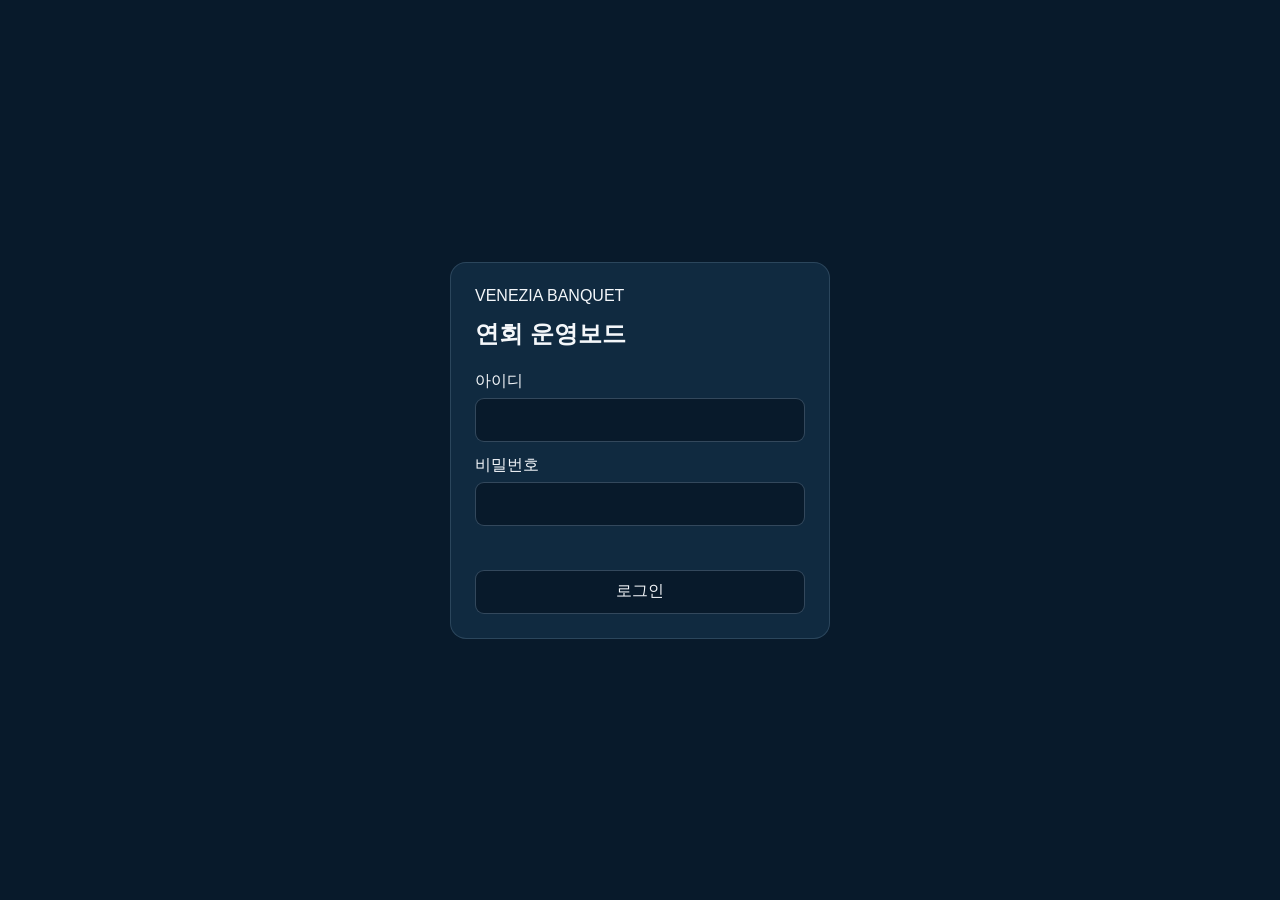
<file: outputs/board/index.html>
<!doctype html>
<html lang="ko">
<head>
  <meta charset="UTF-8">
  <meta name="viewport" content="width=device-width, initial-scale=1, viewport-fit=cover">
  <meta name="theme-color" content="#081a2b">
  <title>연회 운영보드</title>
  <link rel="manifest" href="../operation-board.webmanifest">
  <link rel="stylesheet" href="../src/styles/variables.css">
  <link rel="stylesheet" href="../src/styles/dashboard.css">
  <link rel="stylesheet" href="../src/styles/dashboardWidgets.css?v=setup-groups-v1">
  <link rel="stylesheet" href="../src/styles/operationBoardPage.css?v=venue-timeline-ui-v1">
  <link rel="stylesheet" href="../src/styles/venueTimeline.css?v=venue-timeline-ui-v2">
  <link rel="stylesheet" href="../src/styles/eventAttachments.css?v=event-attachments-v1">
</head>
<body class="operation-board-page">
  <section id="boardLogin" class="board-login" hidden>
    <form id="boardLoginForm" class="board-login-card">
      <span>VENEZIA BANQUET</span><h1>연회 운영보드</h1>
      <label>아이디<input id="boardLoginId" autocomplete="username" required></label>
      <label>비밀번호<input id="boardLoginPassword" type="password" autocomplete="current-password" required></label>
      <p id="boardLoginError" aria-live="polite"></p><button type="submit">로그인</button>
    </form>
  </section>
  <main id="boardApp" class="board-app" hidden>
    <header class="board-app-header">
      <button type="button" data-board-page-step="-1" aria-label="이전 날짜">‹</button>
      <div><small>연회 운영보드</small><strong id="boardDateLabel"></strong></div>
      <button type="button" data-board-page-step="1" aria-label="다음 날짜">›</button>
      <button type="button" data-board-page-today>오늘</button>
    </header>
    <p id="boardSyncStatus" class="board-sync-status">저장된 일정 확인 중</p>
    <section id="todayOperationBoard" class="operation-board" aria-label="운영보드"></section>
    <section id="boardAiPanel" class="board-ai-panel" aria-label="현장 AI 협업">
      <div class="board-ai-voice-settings">
        <button id="boardVoiceReplyButton" type="button" aria-pressed="false">🔊 음성 답변 OFF</button>
        <label for="boardTtsQuality">음성 품질</label>
        <select id="boardTtsQuality">
          <option value="qwen">Qwen</option>
          <option value="browser">브라우저</option>
        </select>
        <label for="boardBrowserVoice">음성</label>
        <select id="boardBrowserVoice"><option value="">자동 추천</option></select>
        <label for="boardTtsRate">속도</label>
        <select id="boardTtsRate">
          <option value="0.9">느리게</option>
          <option value="0.96">보통</option>
          <option value="1.05">빠르게</option>
        </select>
        <button id="boardVoiceTestButton" type="button">음성 테스트</button>
        <span id="boardVoiceReplyStatus" aria-live="polite" hidden></span>
      </div>
      <div id="boardVisualCamera" class="board-visual-camera" hidden>
        <video id="boardVisualVideo" autoplay playsinline muted></video>
        <canvas id="boardVisualCanvas" hidden></canvas>
        <div class="board-visual-camera-actions">
          <button id="boardVisualCaptureButton" type="button">AI에게 보여주기</button>
          <button id="boardVisualCloseButton" type="button">카메라 닫기</button>
        </div>
      </div>
      <div id="boardAiContext" class="board-ai-context" hidden><span id="boardAiContextText"></span><button id="boardAiContextClear" type="button" aria-label="최근 행사 및 세팅 컨텍스트 지우기">×</button></div>
      <div id="boardAiResult" class="board-ai-result" aria-live="polite"></div>
      <div class="board-ai-quick-actions" aria-label="빠른 질문">
        <button type="button" data-mobile-briefing-open>오늘 브리핑 <span data-mobile-ai-briefing-badge hidden>0</span></button>
        <button type="button" data-board-ai-quick="오늘 끝나고 뭘 세팅해야 돼?">오늘 세팅</button>
        <button type="button" data-board-ai-quick="다음 행사 알려줘">다음 행사</button>
        <button type="button" data-board-ai-quick="현재 세팅 뭐야?">현재 세팅</button>
        <button type="button" data-board-ai-quick="자산 찾아줘">자산 찾기</button>
      </div>
      <span id="boardSpeechStatus" class="board-speech-status" aria-live="polite"></span>
      <form id="boardAiForm" class="board-ai-form">
        <div class="board-ai-plus-wrap">
          <button id="boardAiPlusButton" class="board-ai-plus-button" type="button" aria-label="사진 메뉴" aria-expanded="false">＋</button>
          <div id="boardAiPlusMenu" class="board-ai-plus-menu" hidden>
            <button id="boardVisualCameraButton" class="board-visual-camera-button" type="button">📷 사진 촬영</button>
            <button id="boardAssetPhotoButton" class="board-ai-photo-button" type="button">🖼 사진 선택</button>
          </div>
        </div>
        <input id="boardAssetPhotoInput" type="file" accept="image/*" hidden>
        <textarea id="boardAiInput" rows="1" maxlength="300" placeholder="현장 AI에게 물어보기..." aria-label="현장 AI에게 물어보기"></textarea>
        <button id="boardSpeechButton" class="board-field-ai-button" type="button" aria-label="음성 대화 켜기" aria-pressed="false">🎙 음성 OFF</button>
        <button class="board-ai-send-button" type="submit" aria-label="보내기">↑</button>
      </form>
    </section>
  </main>
  <script src="../src/constants.js?v=venue-timeline-v32-safety"></script>
  <script src="../src/eventDisplayUtils.js?v=event-display-v1"></script>
  <script src="../src/venueUtils.js?v=setup-timing-v1"></script>
  <script src="../src/banquetVenueUsage.js?v=banquet-venue-usage-v1"></script>
  <script src="../src/eventStructuredData.js?v=banquet-venue-usage-v1"></script>
  <script src="../src/venueTimeline.js?v=venue-timeline-v1"></script>
  <script src="../src/storage.js?v=attachment-safe-key-v1"></script>
  <script src="../src/eventAttachments.js?v=attachment-safe-key-v1"></script>
  <script src="../src/aiKnowledgeRules.js"></script>
  <script src="../src/beverageInventory.js?v=beverage-demand-rules-v2"></script>
  <script src="../src/operationsAutopilot.js?v=setup-timing-v1"></script>
  <script src="../src/operationBoard.js?v=venue-timeline-responsive-v1"></script>
  <script src="../src/pushNotifications.js?v=mobile-preview-reminder-v2"></script>
  <script src="../src/boardLayoutRecommendations.js?v=1"></script>
  <script src="../src/settingAdvisor.js?v=3"></script>
  <script src="../src/erpActionRegistry.js?v=multi-step-planner-v1"></script>
  <script src="../src/erpConversationAgent.js?v=planner-renderer-v2"></script>
  <script src="../src/eventOrderAnalytics.js?v=event-natural-query-plan-v1"></script>
  <script src="../src/operationBoardPage.js?v=planner-renderer-v2"></script>
</body>
</html>
</file>
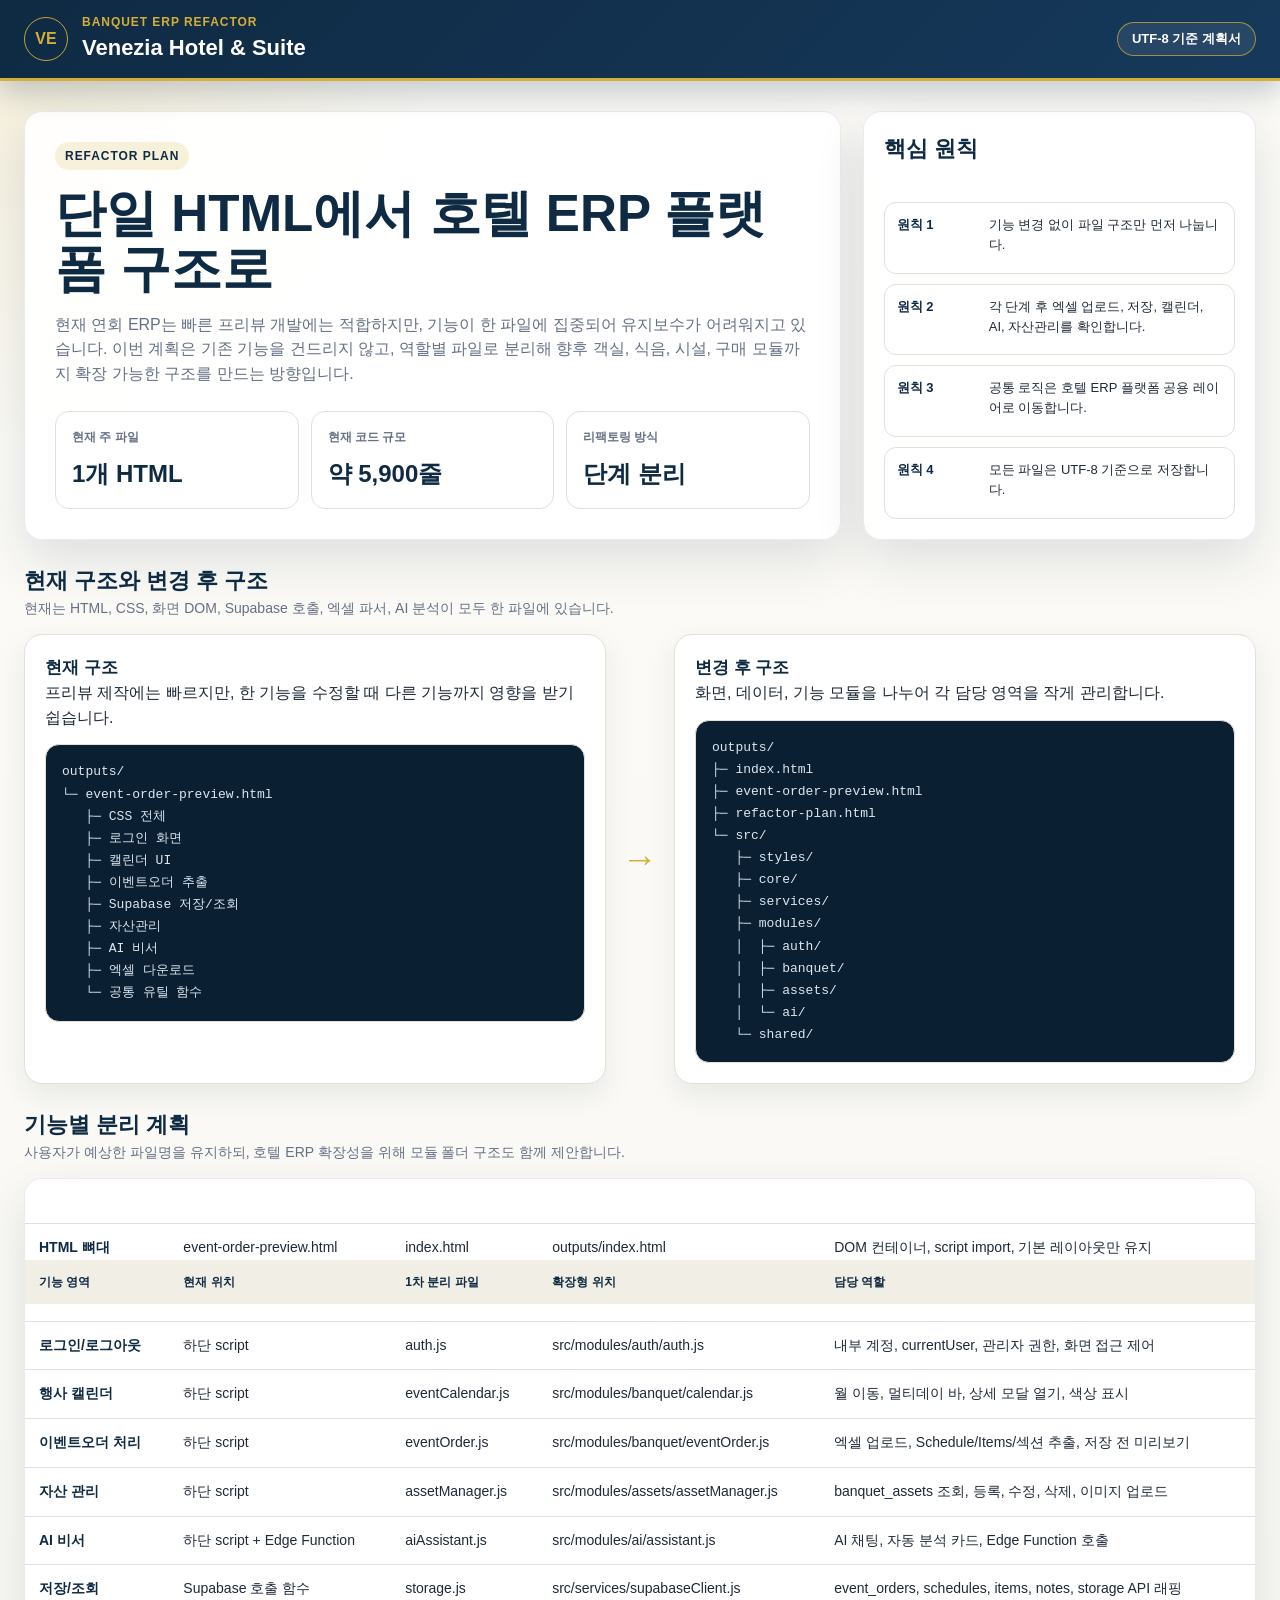
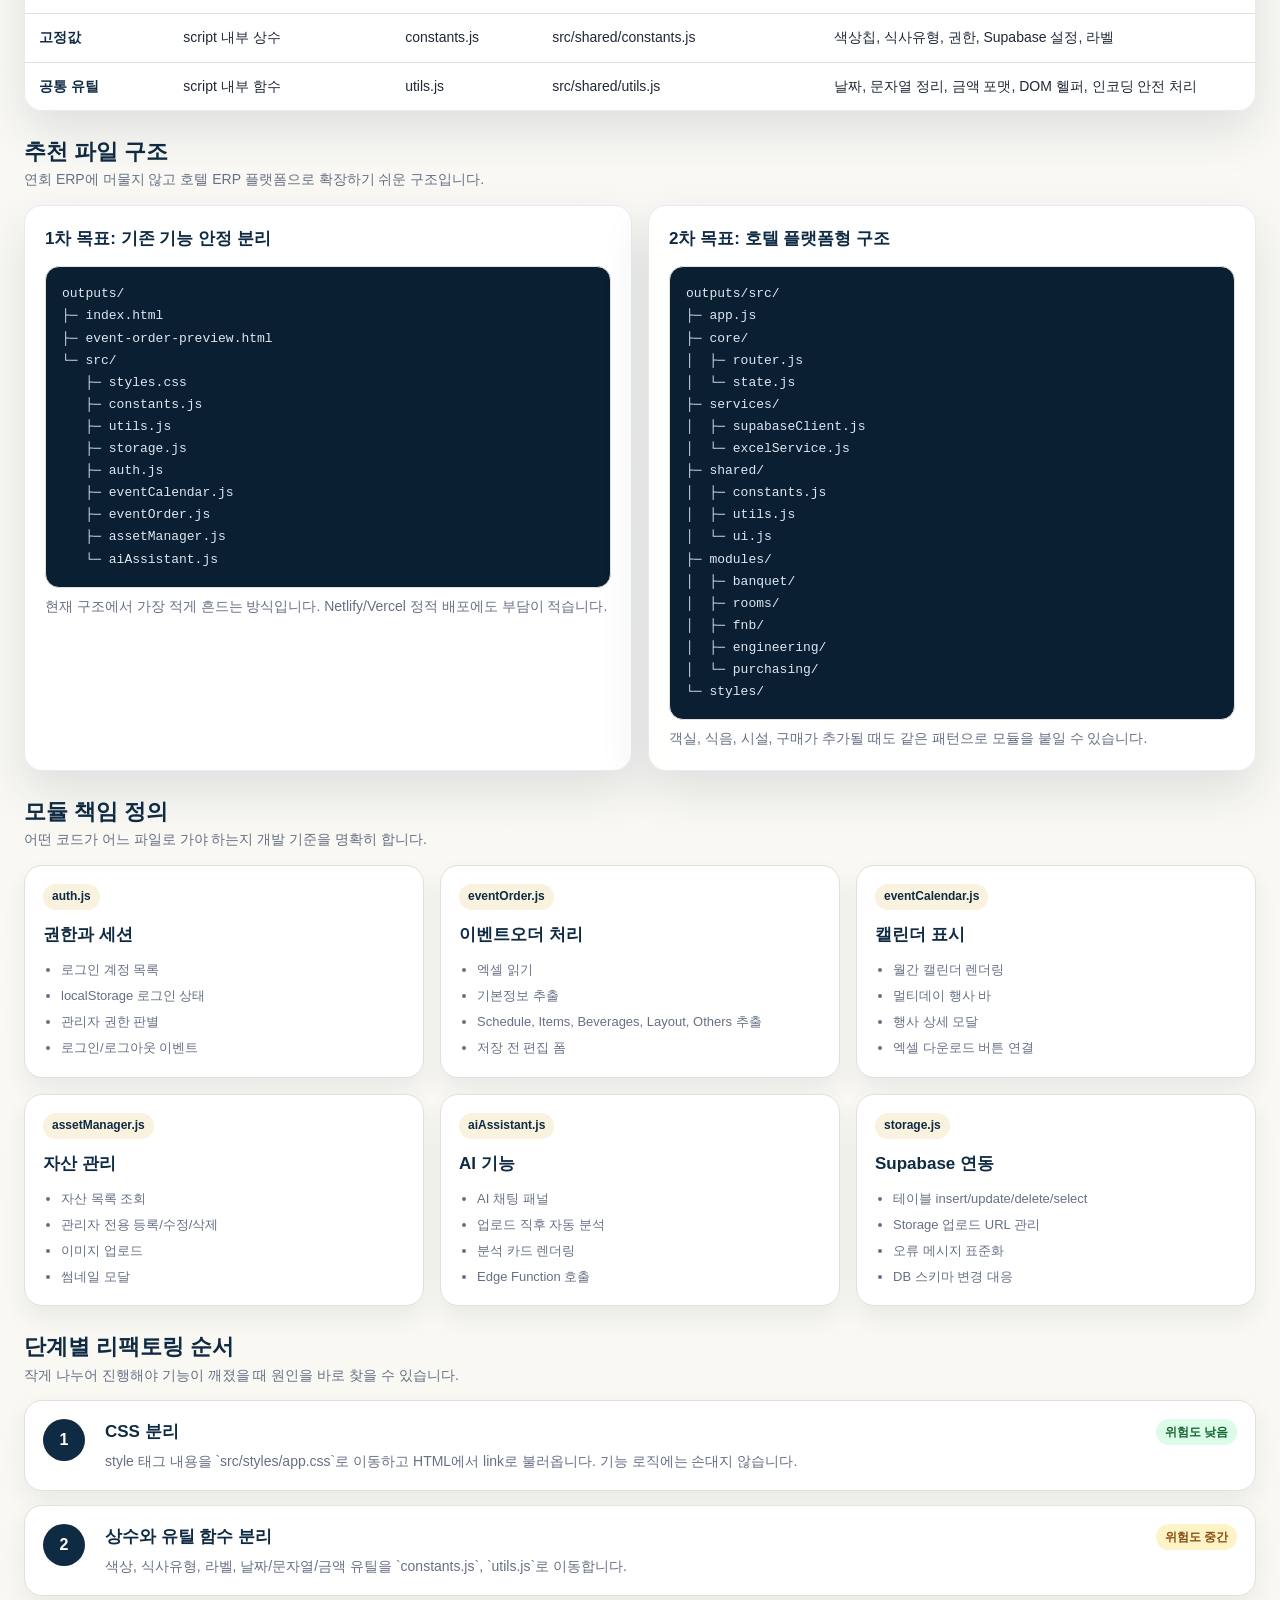
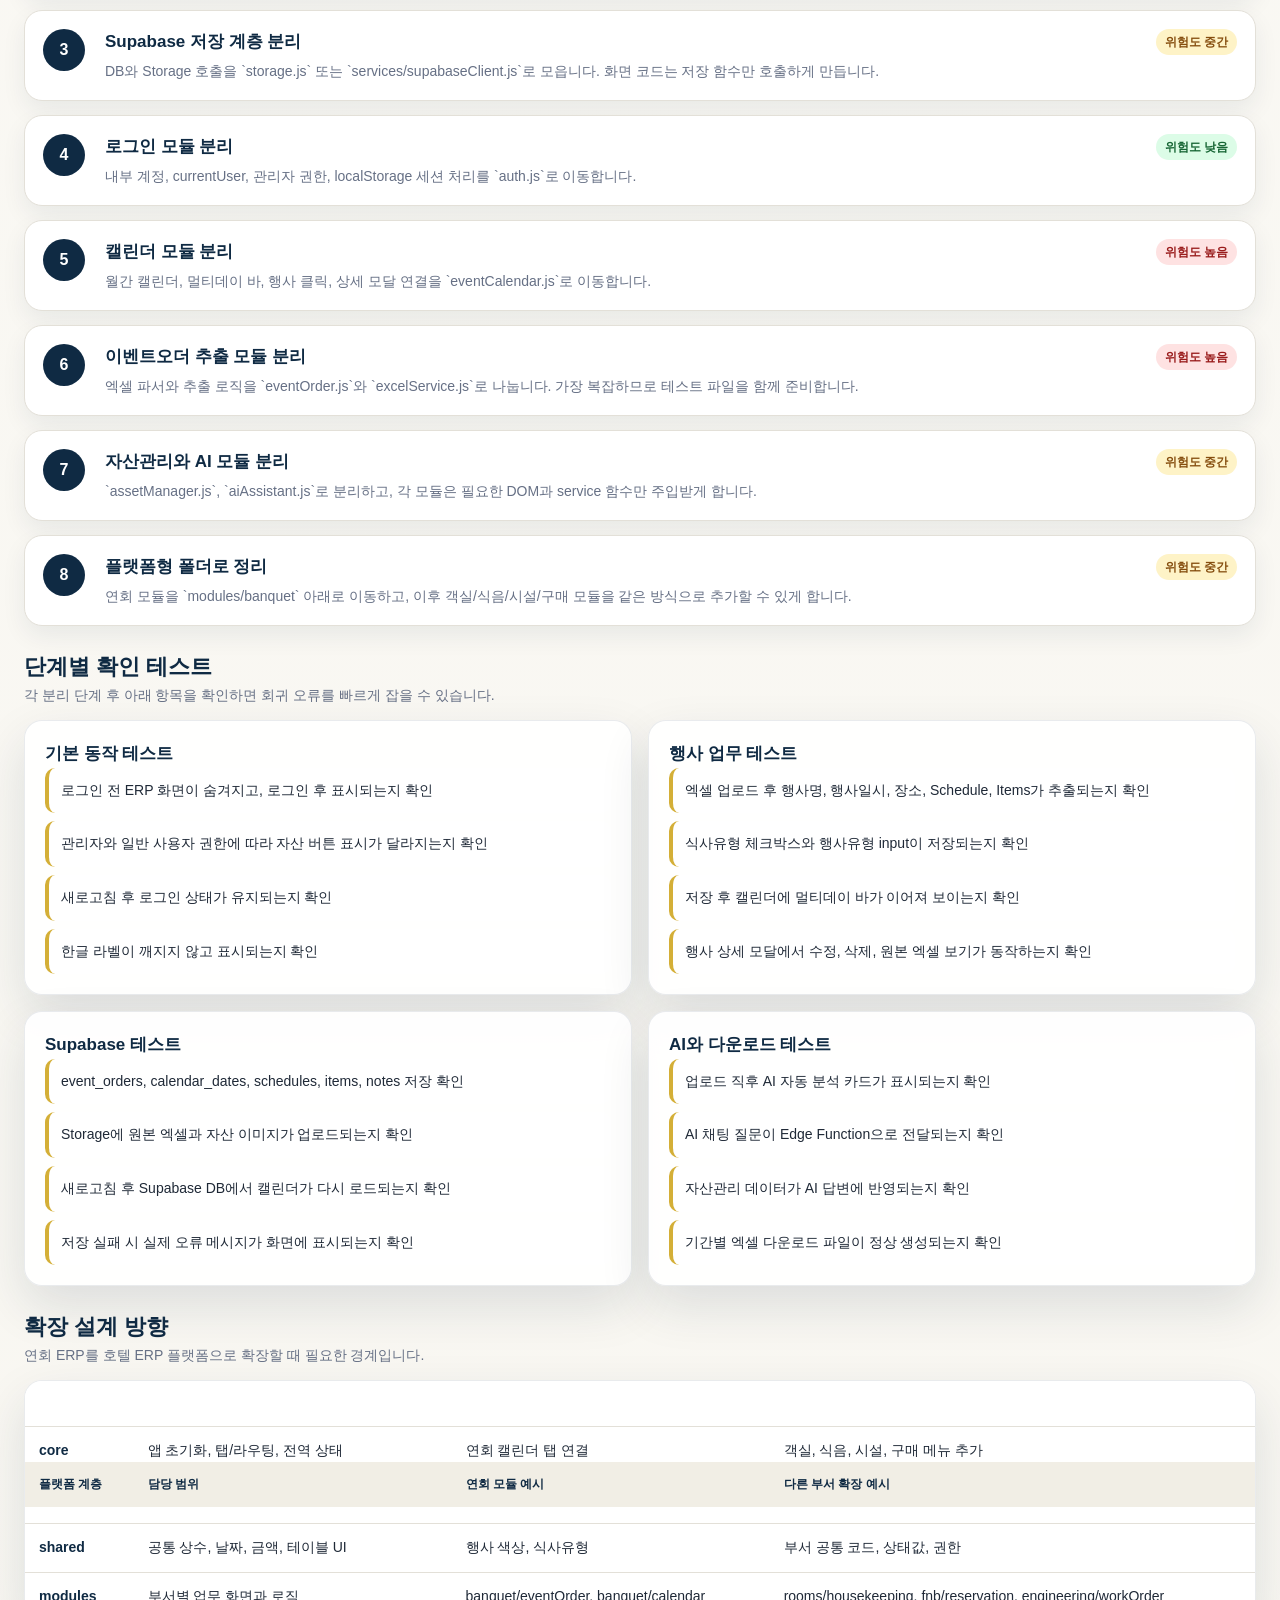
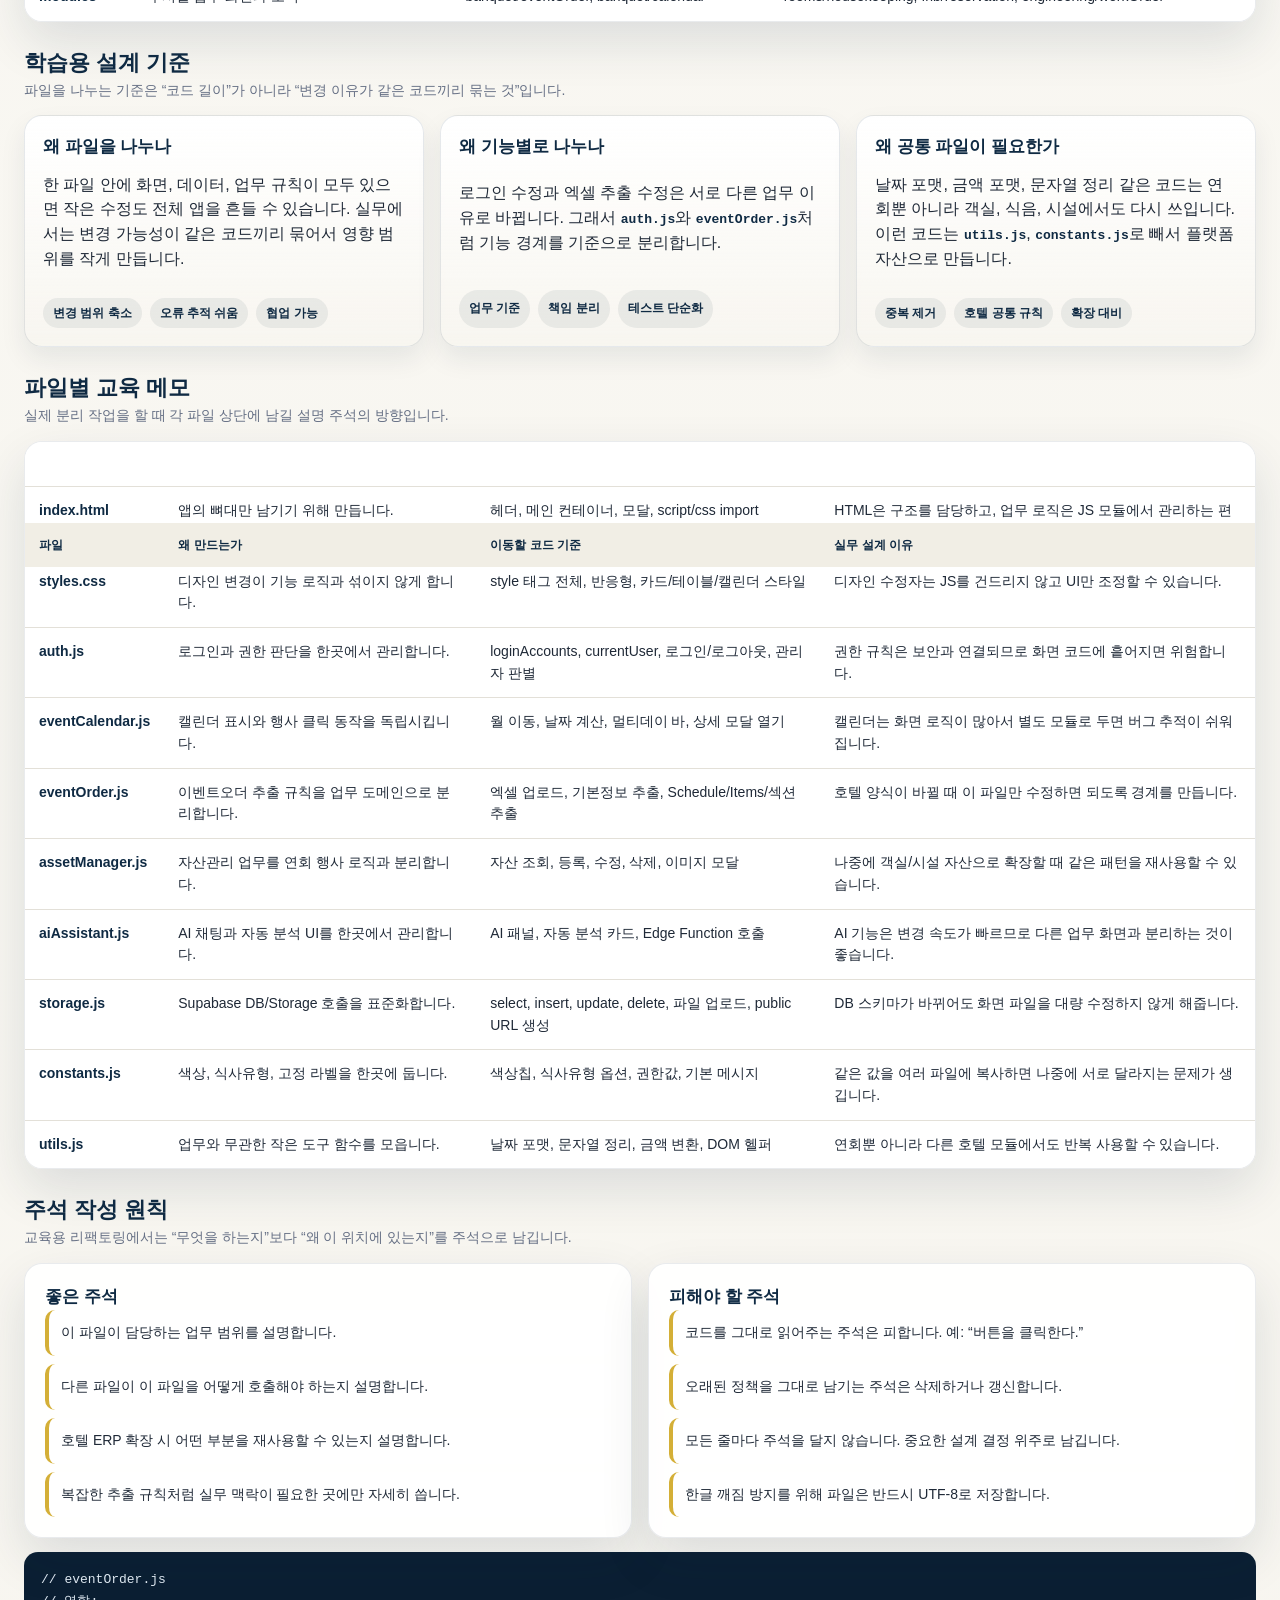
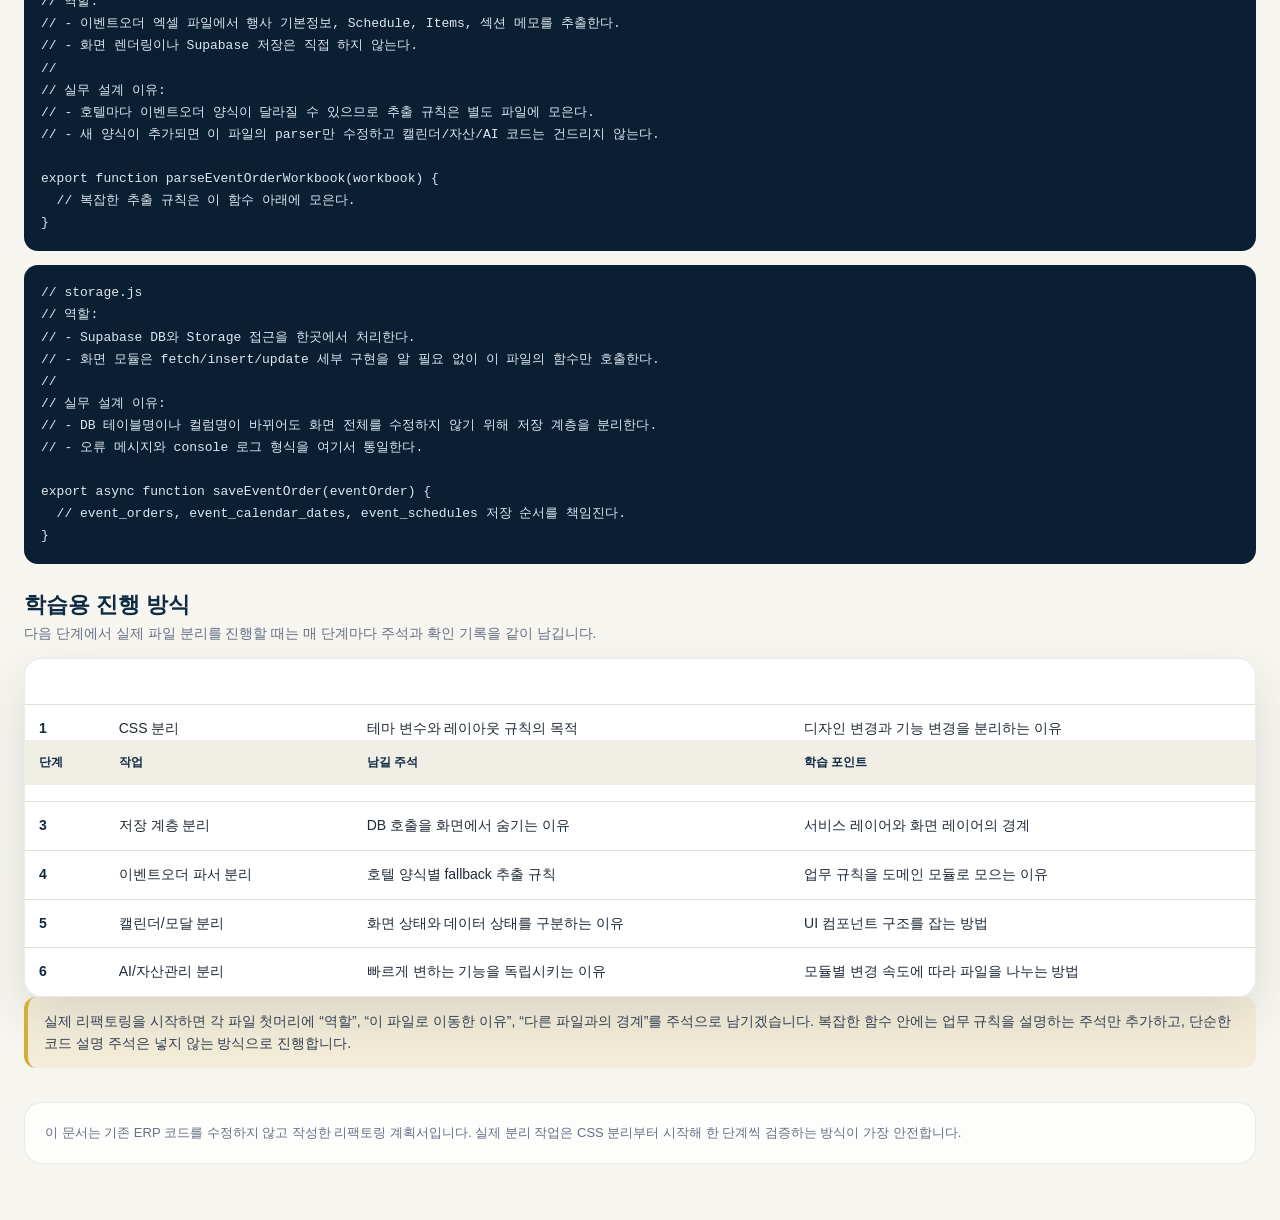
<file: outputs/refactor-plan.html>
<!doctype html>
<html lang="ko">
<head>
  <meta charset="UTF-8">
  <meta name="viewport" content="width=device-width, initial-scale=1">
  <title>연회 ERP 리팩토링 계획</title>
  <style>
    :root {
      --navy: #0F2A43;
      --navy-2: #16395B;
      --gold: #D4AF37;
      --bg: #F7F5EF;
      --card: #FFFFFF;
      --text: #1F2937;
      --muted: #667085;
      --line: #E3E0D8;
      --green: #16A34A;
      --yellow: #EAB308;
      --red: #DC2626;
      --blue: #2563EB;
      --shadow: 0 20px 50px rgba(15, 42, 67, 0.12);
      --radius: 18px;
    }

    * {
      box-sizing: border-box;
    }

    body {
      margin: 0;
      min-height: 100vh;
      color: var(--text);
      background:
        radial-gradient(circle at top left, rgba(212, 175, 55, 0.16), transparent 28rem),
        linear-gradient(180deg, #FBFAF6 0%, var(--bg) 100%);
      font-family: "Pretendard", "Noto Sans KR", "Segoe UI", Arial, sans-serif;
      line-height: 1.55;
    }

    header {
      position: sticky;
      top: 0;
      z-index: 10;
      border-bottom: 3px solid var(--gold);
      background: linear-gradient(135deg, var(--navy), var(--navy-2));
      box-shadow: 0 12px 28px rgba(15, 42, 67, 0.22);
    }

    .topbar {
      width: min(1280px, calc(100% - 48px));
      min-height: 78px;
      margin: 0 auto;
      display: flex;
      align-items: center;
      justify-content: space-between;
      gap: 24px;
      color: #fff;
    }

    .brand {
      display: flex;
      align-items: center;
      gap: 14px;
    }

    .brand-mark {
      width: 44px;
      height: 44px;
      display: grid;
      place-items: center;
      border: 1px solid rgba(212, 175, 55, 0.9);
      border-radius: 50%;
      color: var(--gold);
      font-weight: 900;
      letter-spacing: 0;
    }

    .brand small {
      display: block;
      color: var(--gold);
      font-size: 12px;
      font-weight: 900;
      letter-spacing: 0.08em;
      text-transform: uppercase;
    }

    .brand strong {
      display: block;
      font-size: 22px;
      letter-spacing: 0;
    }

    .badge {
      display: inline-flex;
      align-items: center;
      min-height: 34px;
      padding: 0 14px;
      border: 1px solid rgba(212, 175, 55, 0.7);
      border-radius: 999px;
      color: #fff;
      font-size: 13px;
      font-weight: 800;
      background: rgba(255, 255, 255, 0.08);
    }

    main {
      width: min(1280px, calc(100% - 48px));
      margin: 0 auto;
      padding: 30px 0 56px;
    }

    .hero {
      display: grid;
      grid-template-columns: minmax(0, 1.35fr) minmax(300px, 0.65fr);
      gap: 22px;
      align-items: stretch;
      margin-bottom: 24px;
    }

    .hero-card,
    .panel,
    .table-card {
      border: 1px solid rgba(15, 42, 67, 0.09);
      border-radius: var(--radius);
      background: rgba(255, 255, 255, 0.92);
      box-shadow: var(--shadow);
    }

    .hero-card {
      padding: 30px;
    }

    .eyebrow {
      display: inline-flex;
      align-items: center;
      min-height: 28px;
      padding: 0 10px;
      border-radius: 999px;
      color: var(--navy);
      background: rgba(212, 175, 55, 0.18);
      font-size: 12px;
      font-weight: 900;
      letter-spacing: 0.08em;
      text-transform: uppercase;
    }

    h1,
    h2,
    h3 {
      margin: 0;
      color: var(--navy);
      letter-spacing: 0;
    }

    h1 {
      margin-top: 16px;
      font-size: clamp(30px, 4vw, 52px);
      line-height: 1.08;
    }

    h2 {
      font-size: 22px;
    }

    h3 {
      font-size: 17px;
    }

    p {
      margin: 0;
    }

    .hero-card p {
      margin-top: 16px;
      max-width: 760px;
      color: var(--muted);
      font-size: 16px;
    }

    .metrics {
      display: grid;
      grid-template-columns: repeat(3, minmax(0, 1fr));
      gap: 12px;
      margin-top: 24px;
    }

    .metric {
      padding: 16px;
      border: 1px solid var(--line);
      border-radius: 14px;
      background: #fff;
    }

    .metric span {
      display: block;
      color: var(--muted);
      font-size: 12px;
      font-weight: 800;
    }

    .metric strong {
      display: block;
      margin-top: 8px;
      color: var(--navy);
      font-size: 24px;
      font-weight: 900;
    }

    .summary-panel {
      padding: 22px;
      display: grid;
      gap: 14px;
    }

    .status-list {
      display: grid;
      gap: 10px;
      margin: 0;
      padding: 0;
      list-style: none;
    }

    .status-list li {
      display: grid;
      grid-template-columns: 82px minmax(0, 1fr);
      gap: 10px;
      padding: 12px;
      border: 1px solid var(--line);
      border-radius: 12px;
      background: #fff;
      font-size: 13px;
    }

    .status-list b {
      color: var(--navy);
    }

    .section {
      margin-top: 24px;
    }

    .section-header {
      display: flex;
      align-items: end;
      justify-content: space-between;
      gap: 18px;
      margin-bottom: 14px;
    }

    .section-header p {
      color: var(--muted);
      font-size: 14px;
    }

    .grid {
      display: grid;
      gap: 16px;
    }

    .grid.two {
      grid-template-columns: repeat(2, minmax(0, 1fr));
    }

    .grid.three {
      grid-template-columns: repeat(3, minmax(0, 1fr));
    }

    .panel {
      padding: 20px;
    }

    .panel p {
      margin-top: 8px;
      color: var(--muted);
      font-size: 14px;
    }

    .file-tree {
      margin: 14px 0 0;
      padding: 16px;
      border: 1px solid var(--line);
      border-radius: 14px;
      background: #0B1F33;
      color: #DDE7F0;
      overflow: auto;
      font-family: "Cascadia Mono", Consolas, monospace;
      font-size: 13px;
      line-height: 1.7;
      white-space: pre;
    }

    .flow {
      display: grid;
      grid-template-columns: 1fr auto 1fr;
      gap: 16px;
      align-items: stretch;
    }

    .flow-card {
      min-height: 210px;
      padding: 20px;
      border: 1px solid var(--line);
      border-radius: var(--radius);
      background: #fff;
      box-shadow: 0 12px 28px rgba(15, 42, 67, 0.08);
    }

    .flow-arrow {
      display: grid;
      place-items: center;
      color: var(--gold);
      font-size: 36px;
      font-weight: 900;
    }

    .pill-row {
      display: flex;
      flex-wrap: wrap;
      gap: 8px;
      margin-top: 14px;
    }

    .pill {
      display: inline-flex;
      align-items: center;
      min-height: 30px;
      padding: 0 10px;
      border-radius: 999px;
      color: var(--navy);
      background: rgba(15, 42, 67, 0.07);
      font-size: 12px;
      font-weight: 850;
    }

    .table-card {
      overflow: hidden;
    }

    table {
      width: 100%;
      border-collapse: collapse;
      background: #fff;
    }

    th,
    td {
      padding: 13px 14px;
      border-bottom: 1px solid var(--line);
      vertical-align: top;
      text-align: left;
      font-size: 14px;
    }

    th {
      position: sticky;
      top: 81px;
      z-index: 2;
      color: var(--navy);
      background: #F1EEE5;
      font-size: 12px;
      font-weight: 900;
      text-transform: uppercase;
    }

    tr:last-child td {
      border-bottom: 0;
    }

    td strong {
      color: var(--navy);
    }

    .risk {
      display: inline-flex;
      align-items: center;
      min-height: 26px;
      padding: 0 9px;
      border-radius: 999px;
      font-size: 12px;
      font-weight: 900;
    }

    .risk.low {
      color: #166534;
      background: #DCFCE7;
    }

    .risk.medium {
      color: #854D0E;
      background: #FEF3C7;
    }

    .risk.high {
      color: #991B1B;
      background: #FEE2E2;
    }

    .module-card {
      display: grid;
      gap: 12px;
      padding: 18px;
      border: 1px solid var(--line);
      border-radius: var(--radius);
      background: #fff;
      box-shadow: 0 12px 24px rgba(15, 42, 67, 0.07);
    }

    .module-card .tag {
      justify-self: start;
      min-height: 26px;
      padding: 3px 9px;
      border-radius: 999px;
      color: var(--navy);
      background: rgba(212, 175, 55, 0.16);
      font-size: 12px;
      font-weight: 900;
    }

    .module-card ul {
      display: grid;
      gap: 6px;
      margin: 0;
      padding-left: 18px;
      color: var(--muted);
      font-size: 13px;
    }

    .step-list {
      counter-reset: step;
      display: grid;
      gap: 14px;
      margin: 0;
      padding: 0;
      list-style: none;
    }

    .step {
      counter-increment: step;
      display: grid;
      grid-template-columns: 48px minmax(0, 1fr) auto;
      gap: 14px;
      align-items: start;
      padding: 18px;
      border: 1px solid var(--line);
      border-radius: var(--radius);
      background: #fff;
      box-shadow: 0 10px 24px rgba(15, 42, 67, 0.07);
    }

    .step::before {
      content: counter(step);
      width: 42px;
      height: 42px;
      display: grid;
      place-items: center;
      border-radius: 50%;
      color: #fff;
      background: var(--navy);
      font-weight: 900;
    }

    .step h3 {
      margin-bottom: 5px;
    }

    .step p {
      color: var(--muted);
      font-size: 14px;
    }

    .test-list {
      display: grid;
      gap: 8px;
      margin: 0;
      padding: 0;
      list-style: none;
    }

    .test-list li {
      padding: 12px;
      border-left: 4px solid var(--gold);
      border-radius: 10px;
      background: rgba(255, 255, 255, 0.86);
      font-size: 14px;
    }

    .lesson-card {
      display: grid;
      gap: 12px;
      padding: 18px;
      border: 1px solid rgba(15, 42, 67, 0.1);
      border-radius: var(--radius);
      background: linear-gradient(180deg, #FFFFFF, rgba(247, 245, 239, 0.72));
      box-shadow: 0 12px 26px rgba(15, 42, 67, 0.08);
    }

    .lesson-card code,
    .comment-example code {
      color: #0F2A43;
      font-family: "Cascadia Mono", Consolas, monospace;
      font-size: 13px;
      font-weight: 800;
    }

    .comment-example {
      margin-top: 14px;
      padding: 16px;
      border: 1px solid rgba(15, 42, 67, 0.12);
      border-radius: 14px;
      background: #0B1F33;
      color: #DDE7F0;
      overflow-x: auto;
    }

    .comment-example pre {
      margin: 0;
      font-family: "Cascadia Mono", Consolas, monospace;
      font-size: 13px;
      line-height: 1.7;
      white-space: pre-wrap;
    }

    .learning-note {
      padding: 14px 16px;
      border-left: 4px solid var(--gold);
      border-radius: 12px;
      color: #344054;
      background: rgba(212, 175, 55, 0.12);
      font-size: 14px;
    }

    footer {
      margin-top: 34px;
      padding: 20px;
      border: 1px solid rgba(15, 42, 67, 0.09);
      border-radius: var(--radius);
      color: var(--muted);
      background: rgba(255, 255, 255, 0.76);
      font-size: 13px;
    }

    @media (max-width: 900px) {
      .topbar,
      main {
        width: min(100% - 28px, 1280px);
      }

      .hero,
      .grid.two,
      .grid.three,
      .flow {
        grid-template-columns: 1fr;
      }

      .flow-arrow {
        min-height: 36px;
        transform: rotate(90deg);
      }

      .metrics {
        grid-template-columns: 1fr;
      }

      .step {
        grid-template-columns: 42px minmax(0, 1fr);
      }

      .step .risk {
        grid-column: 2;
        justify-self: start;
      }

      .table-card {
        overflow-x: auto;
      }

      table {
        min-width: 860px;
      }
    }
  </style>
</head>
<body>
  <header>
    <div class="topbar">
      <div class="brand">
        <div class="brand-mark">VE</div>
        <div>
          <small>Banquet ERP Refactor</small>
          <strong>Venezia Hotel &amp; Suite</strong>
        </div>
      </div>
      <div class="badge">UTF-8 기준 계획서</div>
    </div>
  </header>

  <main>
    <section class="hero">
      <div class="hero-card">
        <span class="eyebrow">Refactor Plan</span>
        <h1>단일 HTML에서 호텔 ERP 플랫폼 구조로</h1>
        <p>
          현재 연회 ERP는 빠른 프리뷰 개발에는 적합하지만, 기능이 한 파일에 집중되어 유지보수가 어려워지고 있습니다.
          이번 계획은 기존 기능을 건드리지 않고, 역할별 파일로 분리해 향후 객실, 식음, 시설, 구매 모듈까지 확장 가능한 구조를 만드는 방향입니다.
        </p>
        <div class="metrics">
          <div class="metric">
            <span>현재 주 파일</span>
            <strong>1개 HTML</strong>
          </div>
          <div class="metric">
            <span>현재 코드 규모</span>
            <strong>약 5,900줄</strong>
          </div>
          <div class="metric">
            <span>리팩토링 방식</span>
            <strong>단계 분리</strong>
          </div>
        </div>
      </div>

      <aside class="summary-panel panel">
        <h2>핵심 원칙</h2>
        <ul class="status-list">
          <li><b>원칙 1</b><span>기능 변경 없이 파일 구조만 먼저 나눕니다.</span></li>
          <li><b>원칙 2</b><span>각 단계 후 엑셀 업로드, 저장, 캘린더, AI, 자산관리를 확인합니다.</span></li>
          <li><b>원칙 3</b><span>공통 로직은 호텔 ERP 플랫폼 공용 레이어로 이동합니다.</span></li>
          <li><b>원칙 4</b><span>모든 파일은 UTF-8 기준으로 저장합니다.</span></li>
        </ul>
      </aside>
    </section>

    <section class="section">
      <div class="section-header">
        <div>
          <h2>현재 구조와 변경 후 구조</h2>
          <p>현재는 HTML, CSS, 화면 DOM, Supabase 호출, 엑셀 파서, AI 분석이 모두 한 파일에 있습니다.</p>
        </div>
      </div>

      <div class="flow">
        <div class="flow-card">
          <h3>현재 구조</h3>
          <p>프리뷰 제작에는 빠르지만, 한 기능을 수정할 때 다른 기능까지 영향을 받기 쉽습니다.</p>
          <pre class="file-tree">outputs/
└─ event-order-preview.html
   ├─ CSS 전체
   ├─ 로그인 화면
   ├─ 캘린더 UI
   ├─ 이벤트오더 추출
   ├─ Supabase 저장/조회
   ├─ 자산관리
   ├─ AI 비서
   ├─ 엑셀 다운로드
   └─ 공통 유틸 함수</pre>
        </div>
        <div class="flow-arrow">→</div>
        <div class="flow-card">
          <h3>변경 후 구조</h3>
          <p>화면, 데이터, 기능 모듈을 나누어 각 담당 영역을 작게 관리합니다.</p>
          <pre class="file-tree">outputs/
├─ index.html
├─ event-order-preview.html
├─ refactor-plan.html
└─ src/
   ├─ styles/
   ├─ core/
   ├─ services/
   ├─ modules/
   │  ├─ auth/
   │  ├─ banquet/
   │  ├─ assets/
   │  └─ ai/
   └─ shared/</pre>
        </div>
      </div>
    </section>

    <section class="section">
      <div class="section-header">
        <div>
          <h2>기능별 분리 계획</h2>
          <p>사용자가 예상한 파일명을 유지하되, 호텔 ERP 확장성을 위해 모듈 폴더 구조도 함께 제안합니다.</p>
        </div>
      </div>

      <div class="table-card">
        <table>
          <thead>
            <tr>
              <th>기능 영역</th>
              <th>현재 위치</th>
              <th>1차 분리 파일</th>
              <th>확장형 위치</th>
              <th>담당 역할</th>
            </tr>
          </thead>
          <tbody>
            <tr>
              <td><strong>HTML 뼈대</strong></td>
              <td>event-order-preview.html</td>
              <td>index.html</td>
              <td>outputs/index.html</td>
              <td>DOM 컨테이너, script import, 기본 레이아웃만 유지</td>
            </tr>
            <tr>
              <td><strong>전체 스타일</strong></td>
              <td>style 태그</td>
              <td>styles.css</td>
              <td>src/styles/app.css</td>
              <td>호텔 테마, 캘린더, 모달, 모바일 반응형 스타일</td>
            </tr>
            <tr>
              <td><strong>로그인/로그아웃</strong></td>
              <td>하단 script</td>
              <td>auth.js</td>
              <td>src/modules/auth/auth.js</td>
              <td>내부 계정, currentUser, 관리자 권한, 화면 접근 제어</td>
            </tr>
            <tr>
              <td><strong>행사 캘린더</strong></td>
              <td>하단 script</td>
              <td>eventCalendar.js</td>
              <td>src/modules/banquet/calendar.js</td>
              <td>월 이동, 멀티데이 바, 상세 모달 열기, 색상 표시</td>
            </tr>
            <tr>
              <td><strong>이벤트오더 처리</strong></td>
              <td>하단 script</td>
              <td>eventOrder.js</td>
              <td>src/modules/banquet/eventOrder.js</td>
              <td>엑셀 업로드, Schedule/Items/섹션 추출, 저장 전 미리보기</td>
            </tr>
            <tr>
              <td><strong>자산 관리</strong></td>
              <td>하단 script</td>
              <td>assetManager.js</td>
              <td>src/modules/assets/assetManager.js</td>
              <td>banquet_assets 조회, 등록, 수정, 삭제, 이미지 업로드</td>
            </tr>
            <tr>
              <td><strong>AI 비서</strong></td>
              <td>하단 script + Edge Function</td>
              <td>aiAssistant.js</td>
              <td>src/modules/ai/assistant.js</td>
              <td>AI 채팅, 자동 분석 카드, Edge Function 호출</td>
            </tr>
            <tr>
              <td><strong>저장/조회</strong></td>
              <td>Supabase 호출 함수</td>
              <td>storage.js</td>
              <td>src/services/supabaseClient.js</td>
              <td>event_orders, schedules, items, notes, storage API 래핑</td>
            </tr>
            <tr>
              <td><strong>고정값</strong></td>
              <td>script 내부 상수</td>
              <td>constants.js</td>
              <td>src/shared/constants.js</td>
              <td>색상칩, 식사유형, 권한, Supabase 설정, 라벨</td>
            </tr>
            <tr>
              <td><strong>공통 유틸</strong></td>
              <td>script 내부 함수</td>
              <td>utils.js</td>
              <td>src/shared/utils.js</td>
              <td>날짜, 문자열 정리, 금액 포맷, DOM 헬퍼, 인코딩 안전 처리</td>
            </tr>
          </tbody>
        </table>
      </div>
    </section>

    <section class="section">
      <div class="section-header">
        <div>
          <h2>추천 파일 구조</h2>
          <p>연회 ERP에 머물지 않고 호텔 ERP 플랫폼으로 확장하기 쉬운 구조입니다.</p>
        </div>
      </div>

      <div class="grid two">
        <div class="panel">
          <h3>1차 목표: 기존 기능 안정 분리</h3>
          <pre class="file-tree">outputs/
├─ index.html
├─ event-order-preview.html
└─ src/
   ├─ styles.css
   ├─ constants.js
   ├─ utils.js
   ├─ storage.js
   ├─ auth.js
   ├─ eventCalendar.js
   ├─ eventOrder.js
   ├─ assetManager.js
   └─ aiAssistant.js</pre>
          <p>현재 구조에서 가장 적게 흔드는 방식입니다. Netlify/Vercel 정적 배포에도 부담이 적습니다.</p>
        </div>

        <div class="panel">
          <h3>2차 목표: 호텔 플랫폼형 구조</h3>
          <pre class="file-tree">outputs/src/
├─ app.js
├─ core/
│  ├─ router.js
│  └─ state.js
├─ services/
│  ├─ supabaseClient.js
│  └─ excelService.js
├─ shared/
│  ├─ constants.js
│  ├─ utils.js
│  └─ ui.js
├─ modules/
│  ├─ banquet/
│  ├─ rooms/
│  ├─ fnb/
│  ├─ engineering/
│  └─ purchasing/
└─ styles/</pre>
          <p>객실, 식음, 시설, 구매가 추가될 때도 같은 패턴으로 모듈을 붙일 수 있습니다.</p>
        </div>
      </div>
    </section>

    <section class="section">
      <div class="section-header">
        <div>
          <h2>모듈 책임 정의</h2>
          <p>어떤 코드가 어느 파일로 가야 하는지 개발 기준을 명확히 합니다.</p>
        </div>
      </div>

      <div class="grid three">
        <article class="module-card">
          <span class="tag">auth.js</span>
          <h3>권한과 세션</h3>
          <ul>
            <li>로그인 계정 목록</li>
            <li>localStorage 로그인 상태</li>
            <li>관리자 권한 판별</li>
            <li>로그인/로그아웃 이벤트</li>
          </ul>
        </article>

        <article class="module-card">
          <span class="tag">eventOrder.js</span>
          <h3>이벤트오더 처리</h3>
          <ul>
            <li>엑셀 읽기</li>
            <li>기본정보 추출</li>
            <li>Schedule, Items, Beverages, Layout, Others 추출</li>
            <li>저장 전 편집 폼</li>
          </ul>
        </article>

        <article class="module-card">
          <span class="tag">eventCalendar.js</span>
          <h3>캘린더 표시</h3>
          <ul>
            <li>월간 캘린더 렌더링</li>
            <li>멀티데이 행사 바</li>
            <li>행사 상세 모달</li>
            <li>엑셀 다운로드 버튼 연결</li>
          </ul>
        </article>

        <article class="module-card">
          <span class="tag">assetManager.js</span>
          <h3>자산 관리</h3>
          <ul>
            <li>자산 목록 조회</li>
            <li>관리자 전용 등록/수정/삭제</li>
            <li>이미지 업로드</li>
            <li>썸네일 모달</li>
          </ul>
        </article>

        <article class="module-card">
          <span class="tag">aiAssistant.js</span>
          <h3>AI 기능</h3>
          <ul>
            <li>AI 채팅 패널</li>
            <li>업로드 직후 자동 분석</li>
            <li>분석 카드 렌더링</li>
            <li>Edge Function 호출</li>
          </ul>
        </article>

        <article class="module-card">
          <span class="tag">storage.js</span>
          <h3>Supabase 연동</h3>
          <ul>
            <li>테이블 insert/update/delete/select</li>
            <li>Storage 업로드 URL 관리</li>
            <li>오류 메시지 표준화</li>
            <li>DB 스키마 변경 대응</li>
          </ul>
        </article>
      </div>
    </section>

    <section class="section">
      <div class="section-header">
        <div>
          <h2>단계별 리팩토링 순서</h2>
          <p>작게 나누어 진행해야 기능이 깨졌을 때 원인을 바로 찾을 수 있습니다.</p>
        </div>
      </div>

      <ol class="step-list">
        <li class="step">
          <div>
            <h3>CSS 분리</h3>
            <p>style 태그 내용을 `src/styles/app.css`로 이동하고 HTML에서 link로 불러옵니다. 기능 로직에는 손대지 않습니다.</p>
          </div>
          <span class="risk low">위험도 낮음</span>
        </li>
        <li class="step">
          <div>
            <h3>상수와 유틸 함수 분리</h3>
            <p>색상, 식사유형, 라벨, 날짜/문자열/금액 유틸을 `constants.js`, `utils.js`로 이동합니다.</p>
          </div>
          <span class="risk medium">위험도 중간</span>
        </li>
        <li class="step">
          <div>
            <h3>Supabase 저장 계층 분리</h3>
            <p>DB와 Storage 호출을 `storage.js` 또는 `services/supabaseClient.js`로 모읍니다. 화면 코드는 저장 함수만 호출하게 만듭니다.</p>
          </div>
          <span class="risk medium">위험도 중간</span>
        </li>
        <li class="step">
          <div>
            <h3>로그인 모듈 분리</h3>
            <p>내부 계정, currentUser, 관리자 권한, localStorage 세션 처리를 `auth.js`로 이동합니다.</p>
          </div>
          <span class="risk low">위험도 낮음</span>
        </li>
        <li class="step">
          <div>
            <h3>캘린더 모듈 분리</h3>
            <p>월간 캘린더, 멀티데이 바, 행사 클릭, 상세 모달 연결을 `eventCalendar.js`로 이동합니다.</p>
          </div>
          <span class="risk high">위험도 높음</span>
        </li>
        <li class="step">
          <div>
            <h3>이벤트오더 추출 모듈 분리</h3>
            <p>엑셀 파서와 추출 로직을 `eventOrder.js`와 `excelService.js`로 나눕니다. 가장 복잡하므로 테스트 파일을 함께 준비합니다.</p>
          </div>
          <span class="risk high">위험도 높음</span>
        </li>
        <li class="step">
          <div>
            <h3>자산관리와 AI 모듈 분리</h3>
            <p>`assetManager.js`, `aiAssistant.js`로 분리하고, 각 모듈은 필요한 DOM과 service 함수만 주입받게 합니다.</p>
          </div>
          <span class="risk medium">위험도 중간</span>
        </li>
        <li class="step">
          <div>
            <h3>플랫폼형 폴더로 정리</h3>
            <p>연회 모듈을 `modules/banquet` 아래로 이동하고, 이후 객실/식음/시설/구매 모듈을 같은 방식으로 추가할 수 있게 합니다.</p>
          </div>
          <span class="risk medium">위험도 중간</span>
        </li>
      </ol>
    </section>

    <section class="section">
      <div class="section-header">
        <div>
          <h2>단계별 확인 테스트</h2>
          <p>각 분리 단계 후 아래 항목을 확인하면 회귀 오류를 빠르게 잡을 수 있습니다.</p>
        </div>
      </div>

      <div class="grid two">
        <div class="panel">
          <h3>기본 동작 테스트</h3>
          <ul class="test-list">
            <li>로그인 전 ERP 화면이 숨겨지고, 로그인 후 표시되는지 확인</li>
            <li>관리자와 일반 사용자 권한에 따라 자산 버튼 표시가 달라지는지 확인</li>
            <li>새로고침 후 로그인 상태가 유지되는지 확인</li>
            <li>한글 라벨이 깨지지 않고 표시되는지 확인</li>
          </ul>
        </div>

        <div class="panel">
          <h3>행사 업무 테스트</h3>
          <ul class="test-list">
            <li>엑셀 업로드 후 행사명, 행사일시, 장소, Schedule, Items가 추출되는지 확인</li>
            <li>식사유형 체크박스와 행사유형 input이 저장되는지 확인</li>
            <li>저장 후 캘린더에 멀티데이 바가 이어져 보이는지 확인</li>
            <li>행사 상세 모달에서 수정, 삭제, 원본 엑셀 보기가 동작하는지 확인</li>
          </ul>
        </div>

        <div class="panel">
          <h3>Supabase 테스트</h3>
          <ul class="test-list">
            <li>event_orders, calendar_dates, schedules, items, notes 저장 확인</li>
            <li>Storage에 원본 엑셀과 자산 이미지가 업로드되는지 확인</li>
            <li>새로고침 후 Supabase DB에서 캘린더가 다시 로드되는지 확인</li>
            <li>저장 실패 시 실제 오류 메시지가 화면에 표시되는지 확인</li>
          </ul>
        </div>

        <div class="panel">
          <h3>AI와 다운로드 테스트</h3>
          <ul class="test-list">
            <li>업로드 직후 AI 자동 분석 카드가 표시되는지 확인</li>
            <li>AI 채팅 질문이 Edge Function으로 전달되는지 확인</li>
            <li>자산관리 데이터가 AI 답변에 반영되는지 확인</li>
            <li>기간별 엑셀 다운로드 파일이 정상 생성되는지 확인</li>
          </ul>
        </div>
      </div>
    </section>

    <section class="section">
      <div class="section-header">
        <div>
          <h2>확장 설계 방향</h2>
          <p>연회 ERP를 호텔 ERP 플랫폼으로 확장할 때 필요한 경계입니다.</p>
        </div>
      </div>

      <div class="table-card">
        <table>
          <thead>
            <tr>
              <th>플랫폼 계층</th>
              <th>담당 범위</th>
              <th>연회 모듈 예시</th>
              <th>다른 부서 확장 예시</th>
            </tr>
          </thead>
          <tbody>
            <tr>
              <td><strong>core</strong></td>
              <td>앱 초기화, 탭/라우팅, 전역 상태</td>
              <td>연회 캘린더 탭 연결</td>
              <td>객실, 식음, 시설, 구매 메뉴 추가</td>
            </tr>
            <tr>
              <td><strong>services</strong></td>
              <td>Supabase, Storage, Excel, AI API 호출</td>
              <td>event_orders 저장</td>
              <td>room_orders, purchase_requests 저장</td>
            </tr>
            <tr>
              <td><strong>shared</strong></td>
              <td>공통 상수, 날짜, 금액, 테이블 UI</td>
              <td>행사 색상, 식사유형</td>
              <td>부서 공통 코드, 상태값, 권한</td>
            </tr>
            <tr>
              <td><strong>modules</strong></td>
              <td>부서별 업무 화면과 로직</td>
              <td>banquet/eventOrder, banquet/calendar</td>
              <td>rooms/housekeeping, fnb/reservation, engineering/workOrder</td>
            </tr>
          </tbody>
        </table>
      </div>
    </section>

    <section class="section">
      <div class="section-header">
        <div>
          <h2>학습용 설계 기준</h2>
          <p>파일을 나누는 기준은 “코드 길이”가 아니라 “변경 이유가 같은 코드끼리 묶는 것”입니다.</p>
        </div>
      </div>

      <div class="grid three">
        <article class="lesson-card">
          <h3>왜 파일을 나누나</h3>
          <p>
            한 파일 안에 화면, 데이터, 업무 규칙이 모두 있으면 작은 수정도 전체 앱을 흔들 수 있습니다.
            실무에서는 변경 가능성이 같은 코드끼리 묶어서 영향 범위를 작게 만듭니다.
          </p>
          <div class="pill-row">
            <span class="pill">변경 범위 축소</span>
            <span class="pill">오류 추적 쉬움</span>
            <span class="pill">협업 가능</span>
          </div>
        </article>

        <article class="lesson-card">
          <h3>왜 기능별로 나누나</h3>
          <p>
            로그인 수정과 엑셀 추출 수정은 서로 다른 업무 이유로 바뀝니다.
            그래서 <code>auth.js</code>와 <code>eventOrder.js</code>처럼 기능 경계를 기준으로 분리합니다.
          </p>
          <div class="pill-row">
            <span class="pill">업무 기준</span>
            <span class="pill">책임 분리</span>
            <span class="pill">테스트 단순화</span>
          </div>
        </article>

        <article class="lesson-card">
          <h3>왜 공통 파일이 필요한가</h3>
          <p>
            날짜 포맷, 금액 포맷, 문자열 정리 같은 코드는 연회뿐 아니라 객실, 식음, 시설에서도 다시 쓰입니다.
            이런 코드는 <code>utils.js</code>, <code>constants.js</code>로 빼서 플랫폼 자산으로 만듭니다.
          </p>
          <div class="pill-row">
            <span class="pill">중복 제거</span>
            <span class="pill">호텔 공통 규칙</span>
            <span class="pill">확장 대비</span>
          </div>
        </article>
      </div>
    </section>

    <section class="section">
      <div class="section-header">
        <div>
          <h2>파일별 교육 메모</h2>
          <p>실제 분리 작업을 할 때 각 파일 상단에 남길 설명 주석의 방향입니다.</p>
        </div>
      </div>

      <div class="table-card">
        <table>
          <thead>
            <tr>
              <th>파일</th>
              <th>왜 만드는가</th>
              <th>이동할 코드 기준</th>
              <th>실무 설계 이유</th>
            </tr>
          </thead>
          <tbody>
            <tr>
              <td><strong>index.html</strong></td>
              <td>앱의 뼈대만 남기기 위해 만듭니다.</td>
              <td>헤더, 메인 컨테이너, 모달, script/css import</td>
              <td>HTML은 구조를 담당하고, 업무 로직은 JS 모듈에서 관리하는 편이 안전합니다.</td>
            </tr>
            <tr>
              <td><strong>styles.css</strong></td>
              <td>디자인 변경이 기능 로직과 섞이지 않게 합니다.</td>
              <td>style 태그 전체, 반응형, 카드/테이블/캘린더 스타일</td>
              <td>디자인 수정자는 JS를 건드리지 않고 UI만 조정할 수 있습니다.</td>
            </tr>
            <tr>
              <td><strong>auth.js</strong></td>
              <td>로그인과 권한 판단을 한곳에서 관리합니다.</td>
              <td>loginAccounts, currentUser, 로그인/로그아웃, 관리자 판별</td>
              <td>권한 규칙은 보안과 연결되므로 화면 코드에 흩어지면 위험합니다.</td>
            </tr>
            <tr>
              <td><strong>eventCalendar.js</strong></td>
              <td>캘린더 표시와 행사 클릭 동작을 독립시킵니다.</td>
              <td>월 이동, 날짜 계산, 멀티데이 바, 상세 모달 열기</td>
              <td>캘린더는 화면 로직이 많아서 별도 모듈로 두면 버그 추적이 쉬워집니다.</td>
            </tr>
            <tr>
              <td><strong>eventOrder.js</strong></td>
              <td>이벤트오더 추출 규칙을 업무 도메인으로 분리합니다.</td>
              <td>엑셀 업로드, 기본정보 추출, Schedule/Items/섹션 추출</td>
              <td>호텔 양식이 바뀔 때 이 파일만 수정하면 되도록 경계를 만듭니다.</td>
            </tr>
            <tr>
              <td><strong>assetManager.js</strong></td>
              <td>자산관리 업무를 연회 행사 로직과 분리합니다.</td>
              <td>자산 조회, 등록, 수정, 삭제, 이미지 모달</td>
              <td>나중에 객실/시설 자산으로 확장할 때 같은 패턴을 재사용할 수 있습니다.</td>
            </tr>
            <tr>
              <td><strong>aiAssistant.js</strong></td>
              <td>AI 채팅과 자동 분석 UI를 한곳에서 관리합니다.</td>
              <td>AI 패널, 자동 분석 카드, Edge Function 호출</td>
              <td>AI 기능은 변경 속도가 빠르므로 다른 업무 화면과 분리하는 것이 좋습니다.</td>
            </tr>
            <tr>
              <td><strong>storage.js</strong></td>
              <td>Supabase DB/Storage 호출을 표준화합니다.</td>
              <td>select, insert, update, delete, 파일 업로드, public URL 생성</td>
              <td>DB 스키마가 바뀌어도 화면 파일을 대량 수정하지 않게 해줍니다.</td>
            </tr>
            <tr>
              <td><strong>constants.js</strong></td>
              <td>색상, 식사유형, 고정 라벨을 한곳에 둡니다.</td>
              <td>색상칩, 식사유형 옵션, 권한값, 기본 메시지</td>
              <td>같은 값을 여러 파일에 복사하면 나중에 서로 달라지는 문제가 생깁니다.</td>
            </tr>
            <tr>
              <td><strong>utils.js</strong></td>
              <td>업무와 무관한 작은 도구 함수를 모읍니다.</td>
              <td>날짜 포맷, 문자열 정리, 금액 변환, DOM 헬퍼</td>
              <td>연회뿐 아니라 다른 호텔 모듈에서도 반복 사용할 수 있습니다.</td>
            </tr>
          </tbody>
        </table>
      </div>
    </section>

    <section class="section">
      <div class="section-header">
        <div>
          <h2>주석 작성 원칙</h2>
          <p>교육용 리팩토링에서는 “무엇을 하는지”보다 “왜 이 위치에 있는지”를 주석으로 남깁니다.</p>
        </div>
      </div>

      <div class="grid two">
        <div class="panel">
          <h3>좋은 주석</h3>
          <ul class="test-list">
            <li>이 파일이 담당하는 업무 범위를 설명합니다.</li>
            <li>다른 파일이 이 파일을 어떻게 호출해야 하는지 설명합니다.</li>
            <li>호텔 ERP 확장 시 어떤 부분을 재사용할 수 있는지 설명합니다.</li>
            <li>복잡한 추출 규칙처럼 실무 맥락이 필요한 곳에만 자세히 씁니다.</li>
          </ul>
        </div>

        <div class="panel">
          <h3>피해야 할 주석</h3>
          <ul class="test-list">
            <li>코드를 그대로 읽어주는 주석은 피합니다. 예: “버튼을 클릭한다.”</li>
            <li>오래된 정책을 그대로 남기는 주석은 삭제하거나 갱신합니다.</li>
            <li>모든 줄마다 주석을 달지 않습니다. 중요한 설계 결정 위주로 남깁니다.</li>
            <li>한글 깨짐 방지를 위해 파일은 반드시 UTF-8로 저장합니다.</li>
          </ul>
        </div>
      </div>

      <div class="comment-example">
        <pre>// eventOrder.js
// 역할:
// - 이벤트오더 엑셀 파일에서 행사 기본정보, Schedule, Items, 섹션 메모를 추출한다.
// - 화면 렌더링이나 Supabase 저장은 직접 하지 않는다.
//
// 실무 설계 이유:
// - 호텔마다 이벤트오더 양식이 달라질 수 있으므로 추출 규칙은 별도 파일에 모은다.
// - 새 양식이 추가되면 이 파일의 parser만 수정하고 캘린더/자산/AI 코드는 건드리지 않는다.

export function parseEventOrderWorkbook(workbook) {
  // 복잡한 추출 규칙은 이 함수 아래에 모은다.
}</pre>
      </div>

      <div class="comment-example">
        <pre>// storage.js
// 역할:
// - Supabase DB와 Storage 접근을 한곳에서 처리한다.
// - 화면 모듈은 fetch/insert/update 세부 구현을 알 필요 없이 이 파일의 함수만 호출한다.
//
// 실무 설계 이유:
// - DB 테이블명이나 컬럼명이 바뀌어도 화면 전체를 수정하지 않기 위해 저장 계층을 분리한다.
// - 오류 메시지와 console 로그 형식을 여기서 통일한다.

export async function saveEventOrder(eventOrder) {
  // event_orders, event_calendar_dates, event_schedules 저장 순서를 책임진다.
}</pre>
      </div>
    </section>

    <section class="section">
      <div class="section-header">
        <div>
          <h2>학습용 진행 방식</h2>
          <p>다음 단계에서 실제 파일 분리를 진행할 때는 매 단계마다 주석과 확인 기록을 같이 남깁니다.</p>
        </div>
      </div>

      <div class="table-card">
        <table>
          <thead>
            <tr>
              <th>단계</th>
              <th>작업</th>
              <th>남길 주석</th>
              <th>학습 포인트</th>
            </tr>
          </thead>
          <tbody>
            <tr>
              <td><strong>1</strong></td>
              <td>CSS 분리</td>
              <td>테마 변수와 레이아웃 규칙의 목적</td>
              <td>디자인 변경과 기능 변경을 분리하는 이유</td>
            </tr>
            <tr>
              <td><strong>2</strong></td>
              <td>상수 분리</td>
              <td>색상/식사유형/권한값을 한곳에 두는 이유</td>
              <td>중복된 값이 실무에서 버그가 되는 과정</td>
            </tr>
            <tr>
              <td><strong>3</strong></td>
              <td>저장 계층 분리</td>
              <td>DB 호출을 화면에서 숨기는 이유</td>
              <td>서비스 레이어와 화면 레이어의 경계</td>
            </tr>
            <tr>
              <td><strong>4</strong></td>
              <td>이벤트오더 파서 분리</td>
              <td>호텔 양식별 fallback 추출 규칙</td>
              <td>업무 규칙을 도메인 모듈로 모으는 이유</td>
            </tr>
            <tr>
              <td><strong>5</strong></td>
              <td>캘린더/모달 분리</td>
              <td>화면 상태와 데이터 상태를 구분하는 이유</td>
              <td>UI 컴포넌트 구조를 잡는 방법</td>
            </tr>
            <tr>
              <td><strong>6</strong></td>
              <td>AI/자산관리 분리</td>
              <td>빠르게 변하는 기능을 독립시키는 이유</td>
              <td>모듈별 변경 속도에 따라 파일을 나누는 방법</td>
            </tr>
          </tbody>
        </table>
      </div>

      <p class="learning-note">
        실제 리팩토링을 시작하면 각 파일 첫머리에 “역할”, “이 파일로 이동한 이유”, “다른 파일과의 경계”를 주석으로 남기겠습니다.
        복잡한 함수 안에는 업무 규칙을 설명하는 주석만 추가하고, 단순한 코드 설명 주석은 넣지 않는 방식으로 진행합니다.
      </p>
    </section>

    <footer>
      이 문서는 기존 ERP 코드를 수정하지 않고 작성한 리팩토링 계획서입니다.
      실제 분리 작업은 CSS 분리부터 시작해 한 단계씩 검증하는 방식이 가장 안전합니다.
    </footer>
  </main>
</body>
</html>
</file>
<file: outputs/src/styles/variables.css>
/*
 * Role: Shared design tokens and global reset rules.
 * Why separated: Common colors, sizing, shadows, and reset rules should be managed once.
 * Connections: Imported first by app.css so every feature stylesheet can reuse these variables.
 */

:root {
  color-scheme: light;
  --bg: #f6f7f9;
  --surface: #ffffff;
  --line: #d8dde6;
  --line-strong: #aeb7c5;
  --text: #202631;
  --muted: #667085;
  --brand: #1d6f64;
  --brand-dark: #15574e;
  --warn-bg: #fff6df;
  --warn-line: #f0ca68;
  --error-bg: #fff0f0;
  --error-line: #ee9b9b;
}

* {
  box-sizing: border-box;
}

[hidden] {
  display: none !important;
}

.tab-panel[hidden] {
  display: none;
}

/* --------------------------------------------------------------------------
   Venezia ERP Design System - Design D
   --------------------------------------------------------------------------
   This layer sits on top of the existing functional CSS. It centralizes the
   premium hotel ERP theme: white background, navy sidebar, gold accents, cards,
   buttons, widgets, section headers, sidebar, and header styling.
*/
:root {
  --theme-navy: #102B55;
  --theme-navy-dark: #061B35;
  --theme-gold: #D4AF37;
  --theme-bg: #FFFFFF;
  --theme-card: #FFFFFF;
  --theme-border: #E9ECEF;
  --theme-text: #1F2937;
  --theme-muted: #6B7280;
  --theme-soft-navy: #F4F7FB;
  --theme-gold-soft: #FFF8E1;
  --theme-radius-card: 18px;
  --theme-radius-control: 12px;
  --theme-shadow-card: 0 18px 44px rgba(6, 27, 53, 0.08);
  --theme-shadow-hover: 0 22px 50px rgba(6, 27, 53, 0.14);
  --theme-focus: 0 0 0 3px rgba(212, 175, 55, 0.22);
  --font-xs: 13px;
  --font-sm: 15px;
  --font-md: 16px;
  --font-lg: 18px;
  --font-xl: 22px;
  --font-2xl: 26px;
  --font-3xl: 30px;
  --density-gap-sm: 8px;
  --density-gap-md: 12px;
  --density-gap-lg: 16px;

  /* Shared dark ERP theme */
  --app-bg: #06111F;
  --sidebar-bg: #071A31;
  --surface-primary: #102A40;
  --surface-secondary: #0D2235;
  --surface-elevated: #132F46;
  --surface-input: #081A2B;
  --calendar-day-bg: #0B1C2B;
  --calendar-day-hover: #123149;
  --border: rgba(150, 180, 205, 0.18);
  --border-strong: rgba(150, 180, 205, 0.30);
  --text-primary: #F4F7FA;
  --text-secondary: #DCE6EF;
  --text-muted: #96A9BA;
  --accent-gold: #D6B35A;
  --accent-blue: #4C8DFF;
  --accent-mint: #49C7A3;

  color-scheme: dark;
  --bg: var(--app-bg);
  --surface: var(--surface-secondary);
  --line: var(--border);
  --line-strong: var(--border-strong);
  --text: var(--text-primary);
  --muted: var(--text-muted);
  --brand: var(--accent-mint);
  --brand-dark: #72D6BA;
  --theme-bg: var(--app-bg);
  --theme-card: var(--surface-secondary);
  --theme-border: var(--border);
  --theme-text: var(--text-primary);
  --theme-muted: var(--text-muted);
  --theme-gold: var(--accent-gold);
  --theme-navy: var(--surface-primary);
  --theme-navy-dark: var(--sidebar-bg);
  --theme-soft-navy: var(--surface-elevated);
  --theme-gold-soft: rgba(214, 179, 90, 0.12);
}

/* ERP page routing layer.
   The business modules keep their original IDs, while this layer decides which
   workspace page is visible. This keeps navigation behavior separated from
   upload, calendar, asset, and AI logic. */
.erp-page[hidden] {
  display: none !important;
}
</file>
<file: outputs/src/styles/dashboard.css>
/*
 * Role: Dashboard widgets, today operations, weekly summaries, review cards, and toast messages.
 * Why separated: Dashboard is the ERP home surface and should evolve independently from data logic.
 * Connections: JavaScript still renders the same dashboard class names.
 */

.dashboard-data-sync-status {
  margin: 8px 2px 12px;
  color: #7b8794;
  font-size: 12px;
  text-align: right;
}

.dashboard-data-sync-status[data-state="offline"],
.dashboard-data-sync-status[data-state="stale"] { color: #9a6a20; }

.similar-events-section {
  margin-top: 16px;
  padding: 18px;
  border: 1px solid rgba(15, 42, 67, 0.1);
  border-radius: 16px;
  background: #FFFFFF;
  box-shadow: 0 12px 26px rgba(15, 42, 67, 0.07);
}

.similar-events-header {
  display: flex;
  align-items: end;
  justify-content: space-between;
  gap: 14px;
  margin-bottom: 14px;
}

.similar-events-header h2 {
  margin: 0 0 4px;
  color: #0F2A43;
  font-size: 18px;
  font-weight: 900;
}

.similar-events-header p {
  color: #667085;
  font-size: 13px;
}

.similar-events-list {
  display: grid;
  gap: 12px;
}

.similar-event-card {
  display: grid;
  gap: 12px;
  padding: 14px;
  border: 1px solid rgba(15, 42, 67, 0.1);
  border-radius: 14px;
  background: linear-gradient(180deg, #FFFFFF, rgba(247, 245, 239, 0.52));
}

.operation-board { margin: 18px 0; padding: 22px; border: 1px solid #dbe3ee; border-radius: 18px; background: #fff; box-shadow: 0 10px 28px rgba(15,23,42,.06); }
.operation-board-heading,.operation-board-title,.operation-block-meta,.operation-dialog-actions { display:flex; align-items:center; justify-content:space-between; gap:12px; }
.operation-board-heading h2,.operation-board-title h3 { margin:4px 0 0; }
.operation-briefing-counts { display:grid; grid-template-columns:repeat(5,minmax(0,1fr)); gap:10px; margin:18px 0; }
.operation-briefing-counts span { padding:12px; border-radius:12px; background:#f1f5f9; text-align:center; color:#475569; }
.operation-briefing-counts strong { color:#0f172a; font-size:20px; }
.operation-board-title { border-top:1px solid #e2e8f0; padding-top:18px; }
.operation-timeline { margin-top:14px; }
.operation-time-group { display:grid; grid-template-columns:72px 1fr; gap:14px; margin-bottom:14px; }
.operation-time-group>time { padding-top:15px; font-weight:800; color:#334155; }
.operation-time-group>div { display:grid; gap:9px; }
.operation-block { --space-color:#64748b; display:flex; gap:12px; align-items:flex-start; border:1px solid #e2e8f0; border-left:6px solid var(--space-color); border-radius:13px; padding:13px; background:#fff; }
.operation-block.completed { opacity:.48; }
.operation-block.completed h4,.operation-block.completed p,.setup-item.completed span { text-decoration:line-through; }
.operation-check input { width:20px; height:20px; accent-color:var(--space-color); }
.operation-block-body { flex:1; min-width:0; }
.operation-block-meta { justify-content:flex-start; flex-wrap:wrap; font-size:13px; color:#64748b; }
.operation-block-meta strong { color:var(--space-color); }
.operation-block h4 { margin:5px 0; }
.operation-block p { margin:4px 0; color:#64748b; }
.operation-block-actions { display:flex; gap:6px; }
.operation-block-actions button,.setup-checklist button { border:0; background:#f1f5f9; border-radius:8px; padding:6px 9px; cursor:pointer; }
.next-setup-detail { display:grid; gap:4px; margin-top:9px; padding:10px; border-radius:9px; background:#f8fafc; font-size:14px; }
.setup-checklist { display:grid; gap:6px; margin-top:9px; }
.setup-item { display:flex; gap:7px; align-items:center; }
.setup-item span { flex:1; }
.operation-dialog { width:min(430px,calc(100vw - 28px)); border:0; border-radius:16px; padding:22px; box-shadow:0 24px 60px rgba(15,23,42,.28); }
.operation-dialog::backdrop { background:rgba(15,23,42,.42); }
.operation-dialog form,.operation-dialog label { display:grid; gap:8px; }
.operation-dialog form { gap:14px; }
.operation-dialog input,.operation-dialog textarea { box-sizing:border-box; width:100%; border:1px solid #cbd5e1; border-radius:9px; padding:10px; font:inherit; }
.weekly-setup-section { margin-top:22px; padding-top:20px; border-top:1px solid #e2e8f0; }
.weekly-setup-group { display:grid; gap:8px; margin-top:14px; }
.weekly-setup-group h4 { margin:0; color:#334155; }
.weekly-setup-group>p,.completed-setup-list>p { margin:0; padding:12px; border-radius:10px; background:#f8fafc; color:#94a3b8; }
.weekly-setup-item { display:flex; align-items:center; justify-content:space-between; gap:14px; padding:12px; border:1px solid #e2e8f0; border-radius:11px; background:#fff; }
.weekly-setup-item>label:first-child { display:flex; align-items:flex-start; gap:10px; min-width:0; }
.weekly-setup-item input[type="checkbox"] { width:19px; height:19px; accent-color:#0f766e; }
.weekly-setup-item span { display:grid; gap:3px; min-width:0; }
.weekly-setup-item small { color:#64748b; }
.setup-plan-date { display:grid; gap:4px; flex:0 0 auto; color:#64748b; font-size:12px; }
.setup-plan-date input { border:1px solid #cbd5e1; border-radius:8px; padding:7px; font:inherit; }
.completed-setup-list { margin-top:16px; border-top:1px dashed #cbd5e1; padding-top:12px; }
.completed-setup-list summary { cursor:pointer; color:#475569; font-weight:700; }
.completed-setup-list .weekly-setup-item { margin-top:8px; opacity:.7; }
@media (max-width:700px) { .operation-board { padding:15px; } .operation-briefing-counts { grid-template-columns:repeat(2,minmax(0,1fr)); } .operation-time-group { grid-template-columns:52px 1fr; gap:8px; } .operation-block { flex-wrap:wrap; } .operation-block-actions { width:100%; justify-content:flex-end; } }
@media (max-width:700px) { .weekly-setup-item { align-items:stretch; flex-direction:column; } .setup-plan-date { grid-template-columns:auto 1fr; align-items:center; } }

.similar-event-title {
  display: flex;
  align-items: center;
  justify-content: space-between;
  gap: 10px;
}

.similar-event-title strong {
  color: #0F2A43;
  font-size: 16px;
  font-weight: 900;
}

.similar-event-grid {
  display: grid;
  grid-template-columns: repeat(4, minmax(0, 1fr));
  gap: 10px;
}

.similar-event-field {
  display: grid;
  gap: 3px;
  min-width: 0;
}

.similar-event-field span {
  color: #667085;
  font-size: 12px;
  font-weight: 800;
}

.similar-event-field b {
  color: #202631;
  font-size: 13px;
  font-weight: 750;
  overflow-wrap: anywhere;
}

.dashboard-overview {
  display: grid;
  gap: 18px;
  padding: 18px;
}

.dashboard-widget-grid {
  display: grid;
  grid-template-columns: repeat(3, minmax(0, 1fr));
  gap: 14px;
}

.dashboard-widget {
  min-height: 128px;
  display: grid;
  align-content: start;
  gap: 10px;
  padding: 18px;
  border: 1px solid rgba(212, 175, 55, 0.24);
  border-radius: 16px;
  color: var(--theme-gold);
  background:
    linear-gradient(135deg, rgba(16, 43, 85, 0.96), rgba(6, 27, 53, 0.96)),
    var(--theme-navy);
  box-shadow: 0 16px 32px rgba(6, 27, 53, 0.12);
  text-align: left;
  cursor: pointer;
  transition: transform 0.18s ease, border-color 0.18s ease, box-shadow 0.18s ease;
}

.dashboard-widget:hover,
.dashboard-widget.active {
  border-color: var(--theme-gold);
  transform: translateY(-4px);
  box-shadow: var(--theme-shadow-hover);
}

.widget-icon {
  width: 42px;
  height: 42px;
  display: inline-flex;
  align-items: center;
  justify-content: center;
  border: 1px solid rgba(212, 175, 55, 0.62);
  border-radius: 13px;
  color: var(--theme-gold);
  background: rgba(255, 255, 255, 0.06);
  font-size: 12px;
  font-weight: 900;
}

.dashboard-widget strong {
  color: var(--theme-gold);
  font-size: 17px;
  font-weight: 900;
}

.dashboard-widget small {
  color: rgba(255, 255, 255, 0.78);
  font-size: 15px;
  line-height: 1.45;
}

.today-operations-card {
  padding: 18px 20px;
  border: 1px solid var(--theme-border);
  border-radius: 16px;
  background: linear-gradient(180deg, #FFFFFF, #FBFCFE);
}

.dashboard-operations-row {
  display: grid;
  grid-template-columns: minmax(0, 65fr) minmax(320px, 35fr);
  gap: 18px;
  align-items: stretch;
}

.dashboard-month-card {
  min-width: 0;
  padding: 16px;
  border-color: rgba(212, 175, 55, 0.28);
  cursor: pointer;
  transition: border-color 0.18s ease, box-shadow 0.18s ease, transform 0.18s ease;
}

.dashboard-month-card:hover,
.dashboard-month-card:focus-visible {
  border-color: var(--theme-gold);
  box-shadow: var(--theme-shadow-hover);
  transform: translateY(-2px);
}

.soft-badge {
  display: inline-flex;
  align-items: center;
  min-height: 28px;
  padding: 0 10px;
  border: 1px solid rgba(212, 175, 55, 0.42);
  border-radius: 999px;
  color: var(--theme-navy);
  background: var(--theme-gold-soft);
  font-size: 12px;
  font-weight: 800;
}

.operation-list {
  display: grid;
  border-top: 1px solid var(--theme-border);
  border-bottom: 1px solid var(--theme-border);
}

.operation-empty {
  padding: 22px 0;
  color: var(--theme-muted);
  font-size: 17px;
  font-weight: 800;
  text-align: center;
}

.operation-row {
  display: grid;
  grid-template-columns: 76px minmax(0, 1fr);
  gap: 16px;
  width: 100%;
  padding: 14px 0;
  border: 0;
  border-bottom: 1px solid var(--theme-border);
  background: transparent;
  font: inherit;
  text-align: left;
  cursor: pointer;
  transition: background 0.18s ease, transform 0.18s ease;
}

.operation-row:last-child {
  border-bottom: 0;
}

.operation-row:hover {
  background: rgba(16, 43, 85, 0.03);
}

.operation-row time {
  color: var(--theme-gold);
  font-size: 17px;
  font-weight: 900;
}

.operation-row strong {
  display: block;
  color: var(--theme-text);
  font-size: 17px;
  font-weight: 900;
}

.operation-row span {
  display: block;
  margin-top: 3px;
  color: var(--theme-muted);
  font-size: 15px;
  font-weight: 650;
}

.operation-venue-code,
.operation-card-time {
  display: none;
}

.operation-summary {
  padding-top: 12px;
  color: var(--theme-navy);
  font-size: 16px;
  font-weight: 900;
  text-align: right;
}

.toast-message {
  position: fixed;
  right: 28px;
  bottom: 28px;
  z-index: 50;
  max-width: min(360px, calc(100vw - 32px));
  padding: 14px 18px;
  border: 1px solid rgba(212, 175, 55, 0.45);
  border-radius: 14px;
  color: #FFFFFF;
  background: linear-gradient(135deg, var(--theme-navy), var(--theme-navy-dark));
  box-shadow: 0 18px 40px rgba(6, 27, 53, 0.22);
  font-size: 15px;
  font-weight: 850;
  opacity: 0;
  transform: translateY(12px);
  transition: opacity 0.2s ease, transform 0.2s ease;
}

.toast-message.visible {
  opacity: 1;
  transform: translateY(0);
}

.erp-shell[data-active-page="home"] .dashboard-overview {
  min-height: calc(100vh - 130px);
  grid-template-rows: auto minmax(0, 1fr);
}

.erp-shell[data-active-page="home"] .dashboard-widget-grid {
  grid-template-columns: repeat(3, minmax(180px, 1fr));
}

.erp-shell[data-active-page="home"] .today-operations-card {
  min-height: 0;
}

.dashboard-widget {
  min-height: 142px;
  padding: 22px;
}

.dashboard-widget strong {
  font-size: 40px;
  line-height: 1.25;
}

.dashboard-widget small {
  font-size: 16px;
  line-height: 1.45;
}

.operation-empty,
.operation-row time,
.operation-row strong,
.operation-summary,
.info-value {
  font-size: 18px;
}

.operation-row {
  grid-template-columns: 88px minmax(0, 1fr);
  padding: 17px 0;
}

/* Dashboard operation cards: shared PC/mobile card UI */
.today-operations-card .operation-list {
  grid-template-columns: repeat(auto-fit, minmax(220px, 1fr));
  gap: 14px;
  border: 0;
}

.today-operations-card .operation-row {
  min-height: 126px;
  display: grid;
  grid-template-columns: 1fr;
  align-content: start;
  gap: 12px;
  padding: 16px;
  border: 1px solid rgba(16, 43, 85, 0.1);
  border-radius: 16px;
  background: linear-gradient(180deg, #FFFFFF, #F8FAFC);
  box-shadow: 0 12px 28px rgba(6, 27, 53, 0.08);
}

.today-operations-card .operation-row:hover {
  transform: translateY(-2px);
  border-color: rgba(212, 175, 55, 0.58);
  background: #FFFDF5;
}

.today-operations-card .operation-row:active {
  transform: scale(0.985);
  background: #FFF8E1;
}

.today-operations-card .operation-time,
.today-operations-card .operation-venue-name {
  display: none;
}

.today-operations-card .operation-venue-code {
  width: fit-content;
  min-width: 54px;
  min-height: 38px;
  display: inline-flex;
  align-items: center;
  justify-content: center;
  padding: 0 12px;
  border: 1px solid rgba(212, 175, 55, 0.62);
  border-radius: 999px;
  color: #102B55;
  background: rgba(212, 175, 55, 0.2);
  font-size: 20px;
  font-weight: 950;
  line-height: 1;
}

.today-operations-card .operation-info {
  min-width: 0;
}

.today-operations-card .operation-row strong {
  display: -webkit-box;
  overflow: hidden;
  color: #102B55;
  font-size: 18px;
  line-height: 1.35;
  -webkit-line-clamp: 2;
  -webkit-box-orient: vertical;
}

.today-operations-card .operation-card-time {
  display: none;
}

.widget-icon .lucide-icon {
  color: var(--theme-gold, #D4AF37);
}

.widget-code {
  display: none;
}

/* Density refinement for the ERP home dashboard. */
.dashboard-overview {
  gap: 14px;
  padding: 14px;
}

.dashboard-widget-grid {
  gap: 12px;
}

.dashboard-widget {
  min-height: 112px;
  gap: 8px;
  padding: 15px 16px;
  border-radius: 15px;
}

.widget-icon {
  width: 40px;
  height: 40px;
}

.dashboard-widget strong {
  font-size: 19px;
  line-height: 1.2;
}

.dashboard-widget small {
  font-size: var(--font-sm);
  line-height: 1.35;
}

.dashboard-operations-row {
  gap: 14px;
}

.today-operations-card,
.dashboard-month-card,
.dashboard-ai-summary-card,
.weekday-event-card {
  padding: 14px 16px;
  border-radius: 15px;
}

.section-heading {
  margin-bottom: 12px;
}

.section-heading h2 {
  font-size: 24px;
}

.section-heading p {
  font-size: var(--font-sm);
}

.operation-empty {
  padding: 16px 0;
  font-size: var(--font-md);
}

.today-operations-card .operation-list {
  grid-template-columns: repeat(auto-fit, minmax(190px, 1fr));
  gap: 10px;
}

.today-operations-card .operation-row {
  min-height: 96px;
  gap: 9px;
  padding: 12px 13px;
  border-radius: 14px;
}

.today-operations-card .operation-venue-code {
  min-width: 48px;
  min-height: 32px;
  padding: 0 10px;
  font-size: 18px;
}

.today-operations-card .operation-row strong {
  font-size: 17px;
  line-height: 1.28;
}

.operation-row strong {
  font-size: var(--font-lg);
}

.operation-row span,
.operation-row time {
  font-size: var(--font-md);
}

.operation-summary {
  padding-top: 10px;
  font-size: var(--font-md);
}

.weekly-events-grid {
  gap: 10px;
}

.operations-status-grid { display:grid !important; grid-template-columns:repeat(3,minmax(0,1fr)); gap:14px; margin-top:18px; }
.erp-shell[data-active-page="home"]:not([data-active-target="ai"]) .operations-status-grid { display:grid !important; }
.operation-status-heading { grid-column:1/-1; display:flex; align-items:center; justify-content:space-between; gap:12px; }
.operation-status-heading h2 { margin:4px 0 0; }
.operation-status-card { border:1px solid #dbe3ee; border-radius:16px; background:#fff; overflow:hidden; box-shadow:0 8px 22px rgba(15,23,42,.05); }
.operation-status-card summary { display:flex; align-items:center; justify-content:space-between; gap:10px; min-height:92px; padding:18px; cursor:pointer; list-style:none; }
.operation-status-card summary::-webkit-details-marker { display:none; }
.operation-status-card summary span { display:grid; gap:5px; }
.operation-status-card summary small { color:#64748b; font-size:15px; }
.operation-status-card summary strong { color:#0f172a; font-size:28px; }
.operation-status-card summary em { margin-left:auto; padding:5px 8px; border-radius:999px; background:#fff7ed; color:#c2410c; font-size:12px; font-style:normal; }
.operation-status-card summary i { color:#64748b; font-style:normal; transition:transform .15s ease; }
.operation-status-card[open] summary i { transform:rotate(180deg); }
.operation-status-card ul { display:grid; gap:8px; margin:0; padding:0 18px 18px; list-style:none; }
.operation-status-card li { display:flex; gap:9px; padding-top:9px; border-top:1px solid #eef2f7; color:#475569; font-size:14px; }
.operation-status-card li time,.operation-status-card li strong { flex:0 0 auto; color:#0f172a; }
.operation-status-card li span { min-width:0; }
.setup-status-card { border-color:#fed7aa; }
.operation-status-empty { color:#94a3b8 !important; }
.daily-briefing-dialog { width:min(580px,calc(100vw - 28px)); border:0; border-radius:20px; padding:26px; box-shadow:0 28px 75px rgba(15,23,42,.3); }
.daily-briefing-dialog::backdrop { background:rgba(15,23,42,.48); }
.daily-briefing-dialog h2 { margin:6px 0 16px; }
.daily-briefing-dialog section { margin-top:16px; padding:14px; border-radius:12px; background:#f8fafc; }
.daily-briefing-dialog section h3 { margin:0 0 8px; font-size:16px; }
.daily-briefing-dialog section ul { margin:0; padding-left:20px; }
.daily-briefing-dialog form { display:flex; justify-content:flex-end; margin-top:20px; }
@media (max-width:700px) { .operations-status-grid { grid-template-columns:1fr; } .operation-status-heading { align-items:flex-start; } .operation-status-heading .secondary-button { padding:8px 10px; } }

.weekday-event-card {
  min-height: 108px;
}

.weekday-event-date {
  font-size: 20px;
}

.weekday-event-count {
  font-size: 18px;
}

.weekday-event-card strong {
  font-size: 20px;
}

.weekday-event-card li,
.weekday-event-card li span {
  font-size: var(--font-md);
}

.event-order-ai-review {
  gap: 10px;
  margin-bottom: 12px;
  padding: 14px 15px;
}

.event-order-ai-review h3 {
  font-size: var(--font-lg);
}

.event-order-ai-review p {
  font-size: var(--font-md);
  line-height: 1.45;
}

.similar-events-section {
  margin-top: 12px;
  padding: 14px 15px;
}

.similar-events-header {
  margin-bottom: 10px;
}

.similar-event-card {
  gap: 9px;
  padding: 12px;
}
</file>
<file: outputs/src/styles/dashboardWidgets.css>
/* Dark operations dashboard. Existing module IDs and behavior stay unchanged. */
:root {
  --dash-bg: #06111f;
  --dash-sidebar: #071a31;
  --dash-widget: #102a40;
  --dash-widget-secondary: #0d2235;
  --dash-row: #132f46;
  --dash-border: rgba(150, 180, 205, .18);
  --dash-border-strong: rgba(150, 180, 205, .28);
  --dash-gold: #d6b35a;
  --dash-blue: #4c8dff;
  --dash-mint: #49c7a3;
  --dash-indigo: #8295e8;
  --dash-amber: #d9a441;
  --dash-text: #f4f7fa;
  --dash-muted: #96a9ba;
  --dash-shadow: 0 14px 36px rgba(0, 5, 15, .18);
  --dash-radius: 14px;
}

body {
  background: var(--dash-bg);
  color: var(--dash-text);
  font-family: Pretendard, "Pretendard Variable", -apple-system, BlinkMacSystemFont, "Segoe UI", sans-serif;
}

.hotel-topbar {
  position: relative;
  z-index: 40;
  width: 100%;
  height: 154px;
  min-height: 154px;
  margin: 0;
  padding: 26px 32px;
  align-items: flex-end;
  overflow: hidden;
  border: 0;
  border-bottom: 1px solid var(--dash-border);
  background-image:
    linear-gradient(90deg, rgba(6, 17, 31, .96) 0%, rgba(6, 17, 31, .86) 38%, rgba(6, 17, 31, .58) 100%),
    linear-gradient(180deg, rgba(6, 17, 31, .08), rgba(6, 17, 31, .72)),
    url("../../assets/dashboard/dashboard-hero.png");
  background-repeat: no-repeat;
  background-size: cover;
  background-position: center;
  box-shadow: 0 16px 40px rgba(0, 4, 12, .22);
}

.hotel-brand { align-items: center; }
.hotel-topbar .brand-mark {
  width: 48px;
  height: 48px;
  border: 1px solid rgba(214, 179, 90, .72);
  background: rgba(6, 17, 31, .58);
  color: var(--dash-gold);
  backdrop-filter: blur(8px);
}
.hotel-topbar .brand-kicker { color: var(--dash-gold); font-size: 11px; letter-spacing: .15em; }
.hotel-topbar .brand-title { color: var(--dash-text); font-size: 22px; font-weight: 700; letter-spacing: -.01em; }
.topbar-actions { align-items: center; gap: 9px; }
.hero-date,
.user-chip,
.logout-button {
  min-height: 38px;
  display: inline-flex;
  align-items: center;
  padding: 0 13px;
  border: 1px solid var(--dash-border-strong);
  border-radius: 9px;
  background: rgba(6, 17, 31, .66);
  color: var(--dash-text);
  box-shadow: none;
  backdrop-filter: blur(10px);
  font-size: 13px;
}
.hero-date { color: #dce6ee; font-weight: 650; }
.logout-button { cursor: pointer; }
.logout-button:hover { border-color: rgba(214, 179, 90, .55); color: var(--dash-gold); }

.erp-shell[data-active-page="home"],
.erp-shell[data-active-page="ai"] {
  min-height: calc(100vh - 154px);
  grid-template-columns: 224px minmax(0, 1fr);
  gap: 18px;
  padding: 18px 24px 32px;
  background: var(--dash-bg);
}

.erp-sidebar {
  position: sticky;
  top: 18px;
  isolation: isolate;
  min-height: calc(100vh - 190px);
  padding: 18px 14px;
  gap: 18px;
  overflow: hidden;
  border: 1px solid rgba(150, 180, 205, .12);
  border-radius: var(--dash-radius);
  color: var(--dash-text);
  background-color: var(--dash-sidebar);
  background-image:
    linear-gradient(180deg, rgba(7, 26, 49, .98) 0%, rgba(7, 26, 49, .94) 38%, rgba(7, 26, 49, .72) 72%, rgba(7, 26, 49, .48) 100%),
    url("../../assets/dashboard/sidebar-hotel.png");
  background-repeat: no-repeat;
  background-size: cover;
  background-position: center;
  box-shadow: 0 18px 42px rgba(0, 5, 15, .22);
}
.erp-sidebar::after { display: none; content: none; }
.sidebar-brand { gap: 10px; padding: 2px 3px 15px; border-bottom-color: rgba(255, 255, 255, .11); }
.sidebar-brand-mark {
  width: 42px;
  height: 42px;
  border-color: rgba(214, 179, 90, .68);
  background: rgba(5, 16, 30, .42);
  color: var(--dash-gold);
}
.sidebar-kicker { color: var(--dash-gold); font-size: 10px; letter-spacing: .14em; }
.sidebar-title { color: var(--dash-text); font-size: 17px; }
.sidebar-nav { gap: 6px; }
.sidebar-nav-item {
  min-height: 45px;
  display: flex;
  align-items: center;
  gap: 10px;
  padding: 0 12px;
  border: 0;
  border-radius: 8px;
  background: transparent;
  color: rgba(244, 247, 250, .72);
  box-shadow: none !important;
  font-size: 14px;
  font-weight: 650;
  transform: none !important;
}
.sidebar-nav-icon { width: 18px; height: 18px; display: inline-grid; flex: 0 0 auto; place-items: center; color: currentColor; }
.sidebar-nav-icon svg { width: 18px; height: 18px; fill: none; stroke: currentColor; stroke-width: 1.8; stroke-linecap: round; stroke-linejoin: round; }
.sidebar-nav-item:hover { color: var(--dash-text); background: rgba(255, 255, 255, .06); }
.sidebar-nav-item.active { position: relative; color: var(--dash-text); background: rgba(76, 141, 255, .11); }
.sidebar-nav-item.active::before { content: ""; position: absolute; left: 0; top: 9px; bottom: 9px; width: 3px; border-radius: 0 3px 3px 0; background: var(--dash-gold); }
.sidebar-version { display: none; }

.erp-shell[data-active-page="home"] .erp-workspace { min-height: 0; }
.dashboard-overview {
  display: block !important;
  min-height: 0 !important;
  padding: 0;
  background: transparent;
  color: var(--dash-text);
}
.dashboard-home-header { min-height: 38px; display: flex; justify-content: flex-end; align-items: center; gap: 12px; margin: 0 0 12px; }
.dashboard-home-header > div:first-child { display: none; }
.dashboard-edit-actions { display: flex; justify-content: flex-end; flex-wrap: wrap; gap: 7px; }
.dashboard-edit-actions button,
.dashboard-overview .secondary-button,
.dashboard-overview .primary-button {
  min-height: 34px;
  padding: 0 12px;
  border: 1px solid var(--dash-border-strong);
  border-radius: 8px;
  background: rgba(16, 42, 64, .84);
  color: var(--dash-text);
  box-shadow: none;
  font: inherit;
  font-size: 12px;
  font-weight: 650;
}
.dashboard-overview .primary-button { border-color: rgba(76, 141, 255, .48); background: #285eac; }
.dashboard-overview button:focus-visible,
.dashboard-overview [role="button"]:focus-visible { outline: 2px solid var(--dash-gold); outline-offset: 2px; }

.dashboard-widget-layout {
  display: grid;
  grid-template-columns: repeat(12, minmax(0, 1fr));
  grid-auto-rows: 48px;
  grid-auto-flow: row dense;
  gap: 12px;
  align-items: stretch;
}
.dashboard-widget-shell {
  position: relative;
  display: flex;
  flex-direction: column;
  grid-column: span var(--col-span, 6);
  grid-row: span var(--row-span, 6);
  min-width: 0;
  min-height: 0;
  height: 100%;
  border: 1px solid transparent;
  border-radius: var(--dash-radius);
  transition: border-color .16s ease, box-shadow .16s ease, opacity .16s ease;
}
.dashboard-widget-shell > .dashboard-widget-grid,
.dashboard-widget-shell > .today-operations-card,
.dashboard-widget-shell > .dashboard-month-card,
.dashboard-widget-shell > .operations-status-grid,
.dashboard-widget-shell > .operation-board,
.dashboard-widget-shell > .beverage-inventory-widget {
  flex: 1 1 auto;
  min-height: 0;
  height: auto;
  margin: 0;
  overflow: auto;
  border: 1px solid var(--dash-border);
  border-radius: var(--dash-radius);
  background: var(--dash-widget-secondary);
  color: var(--dash-text);
  box-shadow: var(--dash-shadow);
  scrollbar-color: rgba(150, 180, 205, .35) transparent;
  scrollbar-width: thin;
}
.dashboard-widget-shell[data-widget-id="today-board"] > .operation-board { border-top: 2px solid var(--dash-blue); background: var(--dash-widget); }
.dashboard-widget-shell[data-widget-id="weekly-setup"] > .operation-board { border-top: 2px solid var(--dash-gold); }
.dashboard-widget-shell[data-widget-id="operations-status"] > .operations-status-grid { border-top: 2px solid var(--dash-mint); }
.dashboard-widget-shell[data-widget-id="mini-calendar"] > .dashboard-month-card { border-top: 2px solid var(--dash-indigo); }
.dashboard-widget-shell[data-widget-id="quick"] > .dashboard-widget-grid { border-top: 2px solid rgba(214, 179, 90, .58); }
.dashboard-widget-shell[data-widget-id="beverage-inventory"] > .beverage-inventory-widget { border-top: 2px solid #77dda3; }
.dashboard-widget-shell[data-widget-id="ai-assistant"] > .dashboard-ai-widget { border-top: 2px solid rgba(96, 165, 250, .58); }
.erp-shell[data-active-page="home"] .dashboard-widget-shell .dashboard-ai-widget { display: flex !important; flex-direction: column; min-height: 0; padding: 16px; background: var(--dash-widget); color: var(--dash-text); }
.dashboard-ai-widget .ai-chat-header p { margin: 4px 0; color: var(--dash-muted); }
.dashboard-ai-widget .chat-messages { flex: 1; min-height: 120px; max-height: none; overflow: auto; }
.dashboard-ai-widget .ai-interview-panel { display: none; }
.dashboard-ai-widget .ai-chat-header { display: flex; align-items: flex-start; justify-content: space-between; gap: 12px; border-bottom: 1px solid var(--dash-border); background: #102a40; }
.dashboard-ai-widget .ai-chat-header h2 { color: #f4f7fa; }
.dashboard-ai-widget .ai-chat-header p { color: #96a9ba; }
.dashboard-ai-widget .chat-messages { border: 1px solid var(--dash-border); background: #0d2235; color: #f4f7fa; }
.dashboard-ai-widget .chat-message.assistant .chat-bubble { border-color: rgba(150, 180, 205, .18); background: #16344c; color: #f4f7fa; }
.dashboard-ai-widget .chat-message.user .chat-bubble { border-color: rgba(76, 141, 255, .3); background: #123149; color: #f4f7fa; }
.dashboard-ai-widget .chat-form { flex: 0 0 auto; background: #102a40; }
.dashboard-ai-widget .chat-form textarea { min-height: 52px; border-color: var(--dash-border-strong); background: #071a31; color: #f4f7fa; caret-color: #f4f7fa; }
.dashboard-ai-widget .chat-form textarea::placeholder { color: #96a9ba; }

@media (min-width: 769px) {
  .dashboard-widget-layout { height: auto; max-height: none; overflow: visible; align-content: start; }
  .dashboard-widget-shell[data-widget-id="today-board"] > .operation-board { height: 100%; max-height: none; overflow: auto; }
}

.global-ai-launcher {
  position: fixed;
  right: 22px;
  bottom: 22px;
  z-index: 24;
  min-width: 52px;
  min-height: 52px;
  border: 1px solid rgba(96, 165, 250, .7);
  border-radius: 999px;
  background: #2563eb;
  color: #fff;
  font: inherit;
  font-weight: 900;
  box-shadow: 0 16px 40px rgba(2, 8, 23, .38);
  cursor: pointer;
}
.global-ai-launcher [data-ai-briefing-badge] { display: inline-grid; min-width: 20px; height: 20px; margin-left: 3px; padding: 0 5px; border-radius: 999px; background: #f97316; color: #fff; font-size: 11px; place-items: center; }
.global-ai-launcher [data-ai-briefing-badge][hidden] { display: none; }
.ai-briefing-actions { display: flex; flex-wrap: wrap; gap: 6px; margin-top: 10px; }
.ai-briefing-actions button { min-height: 30px; padding: 4px 9px; border: 1px solid rgba(147, 197, 253, .38); border-radius: 999px; background: #102a40; color: #dbeafe; font: inherit; font-size: 11px; cursor: pointer; }
.operations-autopilot-cards { display: grid; gap: 8px; margin-top: 10px; }
.operations-autopilot-card { display: grid; gap: 5px; padding: 10px; border: 1px solid rgba(147, 197, 253, .38); border-radius: 10px; background: rgba(15, 23, 42, .5); }
.operations-autopilot-card > small, .operations-autopilot-card .autopilot-reason { color: #94a3b8; }
.operations-autopilot-card > p { margin: 0; white-space: normal; }
.operations-autopilot-card .autopilot-reason { font-size: 12px; }
.operations-autopilot-card.needs_confirmation { border-color: #f0b44d; }
.operations-autopilot-card.needs_information { border-style: dashed; }
.operations-autopilot-card.approved { opacity: .72; }
.autopilot-operating-notes { padding: 7px 9px; border: 1px solid rgba(240, 180, 77, .28); border-radius: 8px; color: #f6d28a; font-size: 11px; }
.autopilot-operating-notes summary { cursor: pointer; font-weight: 800; }
.autopilot-operating-notes ul { margin: 7px 0 0; padding-left: 18px; color: var(--dash-text); }
.autopilot-review-history { display: grid; gap: 6px; max-height: 220px; overflow: auto; }
.autopilot-review-history p { margin: 0; padding: 7px; border: 1px solid var(--dash-border); border-radius: 7px; color: var(--dash-muted); font-size: 11px; }
.autopilot-card-labels { display: flex; gap: 5px; }
.autopilot-card-labels span, .setup-readiness-badge { padding: 2px 6px; border: 1px solid rgba(147, 197, 253, .34); border-radius: 999px; color: #bfdbfe; font-size: 9px; }
.setup-readiness-badge.blocked { border-color: rgba(240, 180, 77, .55); color: #f6d28a; }
.setup-readiness-badge.ready { color: #a7f3d0; }
.today-execution-board { display: grid; gap: 9px; margin: 12px 0; padding: 11px; border: 1px solid var(--dash-border); border-radius: 10px; background: rgba(6, 17, 31, .5); }
.today-execution-heading, .today-exception-heading, .today-execution-card header, .today-exception-card header, .today-execution-card footer, .today-exception-card footer { display: flex; align-items: center; gap: 8px; }
.today-execution-heading strong, .today-exception-heading strong { margin-left: auto; }
.today-execution-list, .today-exception-list { display: grid; gap: 7px; }
.today-execution-card, .today-exception-card { display: grid; gap: 7px; padding: 9px; border: 1px solid rgba(147, 197, 253, .22); border-radius: 8px; }
.today-execution-card header strong, .today-exception-card header strong { min-width: 0; flex: 1; }
.today-execution-card header span, .today-exception-card header span { font-size: 10px; color: #f6d28a; }
.today-execution-checklist { display: grid; gap: 4px; }
.today-execution-checklist label { display: flex; gap: 7px; align-items: center; font-size: 12px; }
.today-execution-card footer, .today-exception-card footer { justify-content: flex-end; }
.today-execution-card button, .today-exception-card button { min-height: 28px; padding: 3px 8px; border: 1px solid var(--dash-border); border-radius: 6px; background: transparent; color: var(--dash-text); }
.today-execution-heading > div { display: grid; gap: 2px; }
.today-execution-heading small { color: var(--dash-muted); font-size: 10px; }
.today-role-filters, .today-assignee-filters { display: flex; gap: 5px; overflow-x: auto; scrollbar-width: none; }
.today-role-filters button, .today-assignee-filters button { min-height: 30px; padding: 4px 9px; border: 1px solid var(--dash-border); border-radius: 999px; background: transparent; color: var(--dash-muted); white-space: nowrap; }
.today-role-filters button[aria-pressed="true"], .today-assignee-filters button[aria-pressed="true"] { border-color: var(--dash-gold, #c6a667); background: rgba(198, 166, 103, .12); color: var(--dash-gold, #c6a667); }
.today-unassigned-warning { color: #f6d28a !important; }
.today-role-group { display: grid; gap: 4px; }
.today-role-group > strong { color: var(--dash-muted); font-size: 10px; }
.today-role-group label { display: grid; grid-template-columns: auto minmax(0, 1fr) minmax(82px, 110px); }
.today-role-group select { width: 100%; padding: 4px; border: 1px solid var(--dash-border); border-radius: 6px; background: #102a40; color: var(--dash-text); font-size: 10px; }
.operation-detail-roles { display: grid; gap: 7px; margin-top: 12px; }
.operation-detail-roles h4 { margin: 0; }
.operation-detail-roles label { display: grid; grid-template-columns: minmax(0, 1fr) 92px; align-items: center; gap: 8px; font-size: 12px; }
.operation-detail-roles select { width: 100%; padding: 6px; border: 1px solid var(--dash-border); border-radius: 6px; background: #102a40; color: var(--dash-text); }
.operation-detail-assignment { display: grid; grid-template-columns: minmax(0, 1fr) 82px 100px; align-items: center; gap: 6px; }
.operation-detail-assignment button { grid-column: 1 / -1; justify-self: end; padding: 4px 7px; font-size: 10px; }
.operation-detail-bulk { display: grid; gap: 6px; margin-top: 5px; padding-top: 9px; border-top: 1px solid var(--dash-border); }
.operation-final-verification { display: grid; gap: 6px; }
.operation-final-verification p { margin: 0; }
.operation-final-verification ul { margin: 4px 0 0; padding-left: 20px; color: #ffc0c0; }
.today-exception-card p { margin: 0; font-size: 12px; }

.overlay-root .global-ai-drawer {
  position: fixed;
  inset: 0 0 0 auto;
  z-index: 25;
  display: grid;
  grid-template-rows: auto minmax(0, 1fr) auto;
  width: min(420px, 100vw);
  min-height: 100dvh;
  max-height: 100dvh;
  border: 0;
  border-left: 1px solid var(--dash-border-strong);
  border-radius: 0;
  background: #102a40;
  color: #f4f7fa;
  box-shadow: -24px 0 70px rgba(2, 8, 23, .48);
}

.overlay-root .global-ai-drawer[hidden] { display: none !important; }
.global-ai-drawer .ai-chat-header { display: flex; align-items: flex-start; justify-content: space-between; gap: 12px; background: #102a40; }
.global-ai-drawer .ai-chat-header h2 { color: #f4f7fa; font-size: 20px; }
.global-ai-drawer .ai-chat-header p { margin: 4px 0 0; color: #96a9ba; }
.global-ai-drawer .chat-messages { min-height: 0; background: #0d2235; }
.global-ai-drawer .chat-form { grid-template-columns: minmax(0, 1fr) auto auto; background: #102a40; }
.global-ai-drawer .chat-form textarea { min-height: 54px; border-color: var(--dash-border-strong); background: #071a31; color: #f4f7fa; }
.global-ai-voice-button { min-width: 44px; padding-inline: 10px; }
.global-ai-voice-button[aria-pressed="true"] { border-color: #fb7185; color: #fecdd3; }

@media (max-width: 768px) {
  .global-ai-launcher { right: 12px; bottom: calc(var(--mobile-bottom-nav-height) + env(safe-area-inset-bottom) + 12px); }
  .overlay-root .global-ai-drawer { width: 100vw; }
}

.setup-task-board { position: sticky; top: 8px; z-index: 7; display: grid; gap: 8px; margin-bottom: 12px; padding: 10px; border: 1px solid rgba(198, 166, 103, .3); border-radius: 10px; background: rgba(11, 30, 47, .96); box-shadow: 0 7px 20px rgba(0, 0, 0, .2); }
.setup-task-summary-bar { display: flex; align-items: center; gap: 6px; min-height: 30px; overflow-x: auto; }
.setup-task-summary-bar button, .setup-task-more { min-height: 28px; padding: 4px 9px; border: 1px solid var(--dash-border); border-radius: 999px; background: rgba(7, 24, 42, .82); color: var(--dash-text); white-space: nowrap; cursor: pointer; }
.setup-task-summary-bar button[aria-expanded="true"] { border-color: rgba(242, 199, 110, .75); color: #f2c76e; }
.setup-task-summary-bar button:last-child { margin-left: auto; }
.setup-task-group { display: grid; gap: 8px; }
.setup-task-more { justify-self: center; border-radius: 7px; }
.setup-task-heading { display: flex; align-items: center; justify-content: space-between; gap: 8px; }
.setup-list-section { align-content: start; }
.setup-section-heading { display: flex; align-items: center; justify-content: space-between; width: 100%; min-height: 34px; padding: 5px 8px; border: 0; background: transparent; color: var(--dash-text); font: inherit; cursor: pointer; }
.setup-section-heading span { font-size: 14px; font-weight: 800; }
.setup-section-heading strong { color: #f2c76e; font-size: 13px; }
.setup-tab-toolbar { display: flex; justify-content: flex-end; margin-bottom: 10px; }
.setup-task-board h3 { margin: 0; font-size: 15px; }
.setup-task-board header span { color: var(--dash-muted); font-size: 11px; }
.setup-task-list { display: grid; grid-template-columns: repeat(auto-fit, minmax(260px, 1fr)); gap: 9px; }
.setup-task-card { display: grid; align-content: start; gap: 9px; padding: 11px; border: 1px solid rgba(150, 180, 205, .24); border-radius: 9px; background: rgba(6, 17, 31, .68); }
.setup-source-badge { align-self: start; padding: 2px 6px; border: 1px solid rgba(198, 166, 103, .35); border-radius: 999px; color: #e6c77b; font-size: 9px; }
.setup-task-card.completed { opacity: .72; }
.setup-task-main { display: grid; grid-template-columns: auto minmax(0, 1fr) auto; align-items: start; gap: 8px; }
.setup-task-main > div { display: grid; min-width: 0; gap: 1px; }
.setup-task-main > div strong { min-width: 0; overflow: hidden; word-break: keep-all; overflow-wrap: normal; }
.setup-task-main span, .setup-task-main small { overflow: hidden; text-overflow: ellipsis; white-space: nowrap; }
.setup-task-main span { font-size: 12px; }
.setup-task-main small { color: var(--dash-muted); font-size: 10px; }
.setup-venue-badge { padding: 3px 7px; border: 1px solid rgba(198, 166, 103, .45); border-radius: 999px; color: #f2c76e; font-size: 11px; font-weight: 800; }
.setup-task-summary { margin: 0; overflow: hidden; color: #c7d3dc; font-size: 11px; text-overflow: ellipsis; white-space: nowrap; }
.setup-task-children { display: grid; gap: 4px; }
.setup-task-child { display: grid; grid-template-columns: auto minmax(0, 1fr) auto auto; align-items: center; gap: 5px; font-size: 11px; }
.setup-task-child.completed span { color: var(--dash-muted); text-decoration: line-through; }
.setup-task-card button { min-height: 28px; padding: 3px 7px; border: 1px solid var(--dash-border); border-radius: 6px; background: transparent; color: var(--dash-text); font: inherit; font-size: 10px; cursor: pointer; }
.setup-task-actions { display: flex; flex-wrap: wrap; justify-content: flex-end; gap: 5px; }
.setup-task-actions .setup-original-action { flex-basis: auto; }
.setup-card-meta { overflow: hidden; color: var(--dash-muted); font-size: 11px; text-overflow: ellipsis; white-space: nowrap; word-break: keep-all; overflow-wrap: normal; }
.setup-context-details { display: grid; gap: 6px; margin-top: 8px; padding: 9px; border: 1px solid rgba(147, 197, 253, .2); border-radius: 8px; background: rgba(7, 24, 42, .52); }
.setup-context-entry { display: grid; grid-template-columns: 92px minmax(0, 1fr); gap: 2px 8px; align-items: baseline; }
.setup-context-entry > strong { grid-row: 1 / span 2; color: #bfdbfe; font-size: 10px; }
.setup-context-entry > span { min-width: 0; overflow: hidden; color: var(--dash-text); font-size: 11px; text-overflow: ellipsis; white-space: nowrap; }
.setup-context-entry > small { color: var(--dash-muted); font-size: 10px; }
.setup-context-range { margin: 2px 0 0; padding-top: 6px; border-top: 1px solid rgba(147, 197, 253, .15); color: #a7f3d0; font-size: 10px; }
.setup-schedule-warnings { margin: 5px 0; color: #fbbf24; font-size: 11px; }
.setup-schedule-warnings:empty { display: none; }
.operation-block .next-setup-detail { display: none; }
.operation-block.next-setup-expanded .next-setup-detail { display: grid; }
.setup-task-completed { font-size: 11px; }
.setup-task-completed summary { cursor: pointer; color: var(--dash-muted); }
.setup-overdue-badge { color: #fecaca; border-color: rgba(248, 113, 113, .45); background: rgba(127, 29, 29, .35); }
.setup-today-badge { padding: 2px 6px; border: 1px solid rgba(96, 165, 250, .48); border-radius: 999px; background: rgba(30, 64, 175, .3); color: #bfdbfe; font-size: 9px !important; font-weight: 800; }
.daily-operations-briefing { display: grid; gap: 10px; margin: 12px 0; padding: 14px; border: 1px solid rgba(198, 166, 103, .32); border-radius: 12px; background: rgba(198, 166, 103, .08); }
.daily-operations-briefing-heading strong, .daily-operations-briefing-heading small { display: block; }
.daily-operations-briefing-heading small { margin-top: 3px; color: var(--dash-muted, #94a3b8); font-size: 11px; }
.daily-operations-briefing-list { display: grid; gap: 8px; }
.daily-operations-briefing-list article { display: grid; grid-template-columns: minmax(0, 1fr) auto; gap: 7px 10px; padding: 10px; border-radius: 9px; background: rgba(6, 17, 31, .42); }
.daily-operations-briefing-list label { display: flex; align-items: flex-start; gap: 8px; }
.daily-operations-briefing-list label span, .daily-operations-briefing-list label small { display: block; }
.daily-operations-briefing-list label small { margin-top: 3px; color: var(--dash-muted, #94a3b8); }
.daily-operations-briefing-list article > em { color: #f2c76e; font-size: 10px; font-style: normal; font-weight: 800; }
.daily-operations-briefing-list article > div { grid-column: 1 / -1; display: flex; flex-wrap: wrap; gap: 6px; }
.daily-operations-briefing-list button { min-height: 30px; padding: 4px 8px; border: 1px solid var(--dash-border, rgba(148, 163, 184, .25)); border-radius: 7px; background: transparent; color: inherit; font: inherit; font-size: 10px; cursor: pointer; }
.daily-operations-briefing > p { margin: 0; color: #f2c76e; font-size: 12px; font-weight: 700; }
.dashboard-agenda-widget { display: grid; align-content: start; gap: 10px; height: 100%; padding: 14px; box-sizing: border-box; border: 1px solid var(--dash-border); border-radius: 12px; background: var(--dash-panel); color: var(--dash-text); }
.dashboard-agenda-heading { display: flex; align-items: center; justify-content: space-between; gap: 10px; }
.dashboard-agenda-heading h2 { margin: 2px 0 0; font-size: 17px; }
.dashboard-agenda-list { display: grid; gap: 2px; overflow: auto; }
.dashboard-agenda-row { display: grid; grid-template-columns: auto 46px minmax(0, 1fr); align-items: center; gap: 7px; min-height: 30px; padding: 3px 2px; border-bottom: 1px solid rgba(150, 180, 205, .09); font-size: 11px; cursor: pointer; }
.dashboard-agenda-row time { color: #f2c76e; font-variant-numeric: tabular-nums; }
.dashboard-agenda-row span { overflow: hidden; text-overflow: ellipsis; white-space: nowrap; }
.dashboard-agenda-widget > button { justify-self: start; min-height: 30px; padding: 4px 8px; border: 1px solid var(--dash-border); border-radius: 7px; background: transparent; color: var(--dash-muted); cursor: pointer; }
.setup-editor-dialog { width: min(620px, calc(100vw - 24px)); max-height: calc(100vh - 32px); padding: 0; overflow: auto; border: 1px solid var(--dash-border-strong); border-radius: 14px; background: #102438; color: var(--dash-text); }
.setup-editor-dialog::backdrop { background: rgba(0, 7, 15, .76); }
.setup-editor-dialog form { display: grid; gap: 12px; padding: 18px; }
.setup-editor-dialog header, .setup-editor-dialog footer, .setup-editor-items > div:first-child { display: flex; align-items: center; justify-content: space-between; gap: 8px; }
.setup-editor-dialog h3 { margin: 2px 0 0; }
.setup-editor-dialog label { display: grid; gap: 5px; color: #c7d3dc; font-size: 11px; }
.setup-editor-dialog input, .setup-editor-dialog select, .setup-editor-dialog textarea { min-width: 0; padding: 8px; border: 1px solid var(--dash-border); border-radius: 7px; background: rgba(6, 17, 31, .7); color: var(--dash-text); font: inherit; }
.setup-venue-picker { padding: 9px; border: 1px solid var(--dash-border); border-radius: 9px; }
.setup-editor-grid { display: grid; grid-template-columns: 1fr 1fr; gap: 9px; }
.setup-event-secondary { min-height: 1.4em; margin: -7px 0 0; color: var(--dash-muted); font-size: 10px; }
.setup-editor-items { display: grid; gap: 7px; padding-top: 4px; border-top: 1px solid var(--dash-border); }
.setup-editor-child { display: grid; grid-template-columns: auto minmax(130px, 1fr) 70px 64px auto; gap: 5px; align-items: center; margin-top: 5px; }
.setup-editor-dialog button { min-height: 30px; padding: 4px 9px; border: 1px solid var(--dash-border); border-radius: 7px; background: transparent; color: var(--dash-text); cursor: pointer; }
.setup-editor-dialog footer { justify-content: flex-end; }
.setup-pin-option { display: flex !important; grid-template-columns: auto 1fr; align-items: center; justify-content: start; }
.setup-create-status { min-height: 1.4em; margin: 0; color: #f0c875; font-size: 11px; }

@media (max-width: 768px) {
  .setup-task-board { position: static; z-index: auto; top: auto; padding: 8px; }
  .setup-task-summary-bar { gap: 4px; }
  .setup-task-summary-bar button { padding-inline: 7px; }
  .setup-task-card { grid-template-columns: minmax(0, 1fr); gap: 7px; }
  .setup-task-main { grid-template-columns: auto minmax(0, 1fr) auto; }
  .setup-task-main > div strong { display: -webkit-box; white-space: normal; -webkit-box-orient: vertical; -webkit-line-clamp: 2; }
  .setup-task-main .setup-today-badge, .setup-task-main .setup-overdue-badge, .setup-task-main .setup-source-badge { grid-column: 3; max-width: 72px; }
  .setup-task-summary { display: -webkit-box; white-space: normal; word-break: keep-all; overflow-wrap: normal; -webkit-box-orient: vertical; -webkit-line-clamp: 3; }
  .setup-task-actions { flex-wrap: nowrap; justify-content: flex-start; overflow-x: auto; }
  .setup-task-actions button { flex: 0 0 auto; white-space: nowrap; }
  .setup-editor-child { grid-template-columns: auto minmax(100px, 1fr) 56px 52px auto; }
  .setup-editor-dialog { inset: auto 0 0; width: 100%; max-width: none; max-height: 88dvh; margin: 0; border-width: 1px 0 0; border-radius: 16px 16px 0 0; }
  .setup-editor-dialog form { padding: 16px 14px calc(16px + env(safe-area-inset-bottom)); }
}
.dashboard-ai-full-button { flex: 0 0 auto; align-self: flex-start; min-height: 32px; margin: 0; padding: 6px 10px; white-space: nowrap; }
.ai-widget-modal { width: min(78vw, 1120px); height: min(78vh, 820px); max-width: none; max-height: none; padding: 0; overflow: hidden; border: 1px solid var(--dash-border-strong); border-radius: 16px; background: #102a40; color: #f4f7fa; box-shadow: 0 32px 100px rgba(0, 4, 12, .72); }
.ai-widget-modal[open] { display: grid; grid-template-rows: auto minmax(0, 1fr); }
.ai-widget-modal::backdrop { background: rgba(2, 8, 16, .82); backdrop-filter: blur(4px); }
.ai-widget-modal-header { display: flex; align-items: center; justify-content: space-between; gap: 16px; min-height: 64px; padding: 12px 18px; border-bottom: 1px solid var(--dash-border); background: #102a40; }
.ai-widget-modal-header h2 { margin: 0; color: #f4f7fa; font-size: 20px; }
.ai-widget-modal-header > div { display: flex; align-items: center; gap: 8px; }
.ai-widget-modal-body { min-height: 0; }
.ai-widget-modal .dashboard-ai-widget { display: flex; flex-direction: column; width: 100%; height: 100%; min-height: 0; padding: 0; border: 0; border-radius: 0; background: #102a40; color: #f4f7fa; box-shadow: none; }
.ai-widget-modal .dashboard-ai-widget > .ai-chat-header { display: none; }
.ai-widget-modal .dashboard-ai-widget .chat-messages { flex: 1 1 auto; min-height: 0; max-height: none; padding: 20px; overflow-y: auto; border: 0; border-radius: 0; }
.ai-widget-modal .dashboard-ai-widget .chat-form { position: sticky; bottom: 0; display: grid; grid-template-columns: minmax(0, 1fr) auto; gap: 10px; padding: 14px 18px; border-top: 1px solid var(--dash-border); }
.ai-widget-modal .dashboard-ai-widget .chat-form textarea { min-height: 54px; max-height: 140px; resize: vertical; }
.ai-widget-modal .dashboard-ai-widget .chat-form .primary-button { min-width: 84px; }
.operation-board-actions { display: flex; align-items: center; justify-content: flex-end; gap: 10px; flex-wrap: wrap; }
.operation-board-actions label, .operation-reminder { display: flex; align-items: center; gap: 6px; color: var(--dash-muted); font-size: 12px; }
.operation-reminder { align-self: flex-start; margin-left: auto; }
.operation-reminder select, .operation-board-actions select { min-height: 34px; width: auto; }
.operation-block-mobile-header,
.operation-block-mobile-support,
.operation-mobile-reminder,
.operation-mobile-only,
.next-setup-mobile-summary { display: none; }
.operation-date-controls { display: flex; align-items: center; gap: 6px; margin-top: 12px; }
.operation-date-controls button,
.operation-date-controls input { box-sizing: border-box; min-height: 34px; border: 1px solid var(--dash-border); border-radius: 7px; background: #081a2b; color: var(--dash-text); font: inherit; }
.operation-date-controls button { padding: 6px 10px; cursor: pointer; }
.operation-date-controls input { width: 148px; padding: 6px 8px; color-scheme: dark; }
.operation-date-controls button:hover { border-color: var(--dash-border-strong); background: rgba(21, 52, 77, .8); }

.dashboard-overview h2,
.dashboard-overview h3,
.dashboard-overview h4,
.dashboard-overview strong { color: var(--dash-text); }
.dashboard-overview p,
.dashboard-overview small { color: var(--dash-muted); }
.dashboard-overview .eyebrow { margin-bottom: 4px; color: var(--dash-muted); font-size: 10px; letter-spacing: .11em; }
.dashboard-overview input,
.dashboard-overview textarea,
.dashboard-overview select { color-scheme: dark; border-color: var(--dash-border-strong); background: #081a2b; color: var(--dash-text); }

/* Main operations board */
.dashboard-widget-shell > .operation-board { padding: 20px; }
.operation-board-heading h2 { margin: 2px 0 0; font-size: 22px; font-weight: 700; }
.operation-briefing-counts { grid-template-columns: repeat(5, minmax(0, 1fr)); gap: 7px; margin: 14px 0 16px; }
.operation-briefing-counts span { padding: 9px 8px; border: 1px solid rgba(150, 180, 205, .1); border-radius: 8px; background: rgba(6, 17, 31, .34); color: var(--dash-muted); font-size: 11px; text-align: center; }
.operation-briefing-counts strong { display: inline-block; margin-left: 3px; color: var(--dash-text); font-size: 17px; }
.operation-board-tabs { display: inline-grid; grid-template-columns: 1fr 1fr; gap: 3px; min-width: 250px; margin: 0 0 14px; padding: 3px; border: 1px solid var(--dash-border); border-radius: 9px; background: rgba(6, 17, 31, .5); }
.operation-board-tabs button { min-height: 34px; padding: 6px 14px; border: 0; border-radius: 6px; background: transparent; color: var(--dash-muted); font: inherit; font-size: 12px; font-weight: 700; cursor: pointer; }
.operation-board-tabs button[aria-selected="true"] { background: rgba(198, 166, 103, .16); color: #f2c76e; box-shadow: inset 0 0 0 1px rgba(198, 166, 103, .35); }
.operation-board-tab-panel[hidden] { display: none; }
.next-setup-candidates { display: grid; gap: 9px; }
.next-setup-candidate-list { display: grid; gap: 9px; }
.completed-setup-row { display: flex; align-items: center; justify-content: space-between; gap: 10px; margin-top: 6px; padding: 8px 10px; border: 1px solid rgba(150, 180, 205, .12); border-radius: 8px; background: rgba(6, 17, 31, .34); color: var(--dash-muted); font-size: 11px; }
.completed-setup-row > span { display: grid; gap: 2px; min-width: 0; }
.completed-setup-row > span strong { color: var(--dash-text); font-size: 12px; }
.completed-setup-row > span small { overflow: hidden; color: var(--dash-muted); text-overflow: ellipsis; white-space: nowrap; }
.completed-setup-row button { min-height: 30px; padding: 4px 8px; border: 1px solid var(--dash-border); border-radius: 6px; background: transparent; color: var(--dash-text); cursor: pointer; }
.operation-timeline { position: relative; margin-top: 4px; }
.operation-space-groups { display: grid; gap: 14px; min-width: 0; }
.operation-space-group { min-width: 0; border: 1px solid rgba(150, 180, 205, .13); border-radius: 10px; background: rgba(6, 17, 31, .2); overflow: hidden; }
.operation-space-group-toggle { display: flex; align-items: center; gap: 8px; width: 100%; min-height: 44px; padding: 9px 12px; border: 0; border-bottom: 1px solid rgba(150, 180, 205, .13); background: rgba(19, 47, 70, .72); color: var(--dash-text); text-align: left; }
.operation-space-group-toggle > span { color: var(--dash-blue); font-size: 11px; }
.operation-space-group-toggle > strong { font-size: 15px; }
.operation-space-group-toggle > small { margin-left: auto; color: var(--dash-muted); font-size: 11px; }
.operation-space-group-body { min-width: 0; padding: 10px 10px 2px; }
.operation-time-group { grid-template-columns: 58px minmax(0, 1fr); gap: 11px; margin-bottom: 9px; }
.operation-time-group > time { padding-top: 13px; color: #c9d6e0; font-size: 13px; font-weight: 700; font-variant-numeric: tabular-nums; }
.operation-time-group > div { gap: 7px; }
.operation-block {
  gap: 10px;
  padding: 11px 12px;
  border: 1px solid rgba(150, 180, 205, .13);
  border-left: 3px solid var(--space-color);
  border-radius: 9px;
  background: var(--dash-row);
  color: var(--dash-text);
}
.operation-block:hover { border-color: rgba(150, 180, 205, .25); border-left-color: var(--space-color); }
.operation-block.completed { opacity: .42; }
.operation-check input { width: 18px; height: 18px; }
.operation-block-meta { gap: 6px; color: var(--dash-muted); font-size: 11px; }
.operation-block-meta strong { padding: 2px 7px; border-radius: 999px; background: color-mix(in srgb, var(--space-color) 15%, transparent); color: var(--space-color); }
.operation-block-meta span { padding: 2px 7px; border: 1px solid var(--dash-border); border-radius: 999px; color: #b9c7d2; }
.operation-block h4 { margin: 5px 0 1px; color: var(--dash-text); font-size: 14px; font-weight: 650; }
.operation-block p { margin: 3px 0; color: var(--dash-muted); font-size: 12px; }
.operation-block-actions button,
.setup-checklist button { border: 1px solid var(--dash-border); border-radius: 7px; background: rgba(6, 17, 31, .42); color: #c7d3dc; }
.next-setup-detail { border: 1px solid rgba(150, 180, 205, .1); background: rgba(6, 17, 31, .34); color: #bdcbd5; }
.setup-item { color: #d6e0e7; font-size: 12px; }
.operation-board-empty { padding: 24px; border: 1px dashed var(--dash-border-strong); border-radius: 10px; color: var(--dash-muted); text-align: center; }
.operation-board-empty button { margin-top: 12px; }
.operation-venue-add { width: 100%; min-height: 38px; margin-top: 8px; border: 1px dashed var(--dash-border-strong); border-radius: 8px; background: rgba(19, 47, 70, .4); color: var(--dash-text); font: inherit; font-size: 12px; cursor: pointer; }
.operation-venue-add:hover { border-style: solid; background: rgba(76, 141, 255, .12); }
.operation-detail-dialog { padding: 0; overflow: hidden; background: #102a40; color: var(--dash-text); }
.operation-detail-header { display: flex; align-items: center; justify-content: space-between; gap: 12px; padding: 14px 16px; border-bottom: 1px solid var(--dash-border); }
.operation-detail-header h3 { margin: 0; font-size: 18px; }
.operation-detail-header button { width: 36px; height: 36px; border: 0; border-radius: 7px; background: transparent; color: var(--dash-text); font-size: 24px; }
.operation-detail-list { display: grid; gap: 0; margin: 0; padding: 8px 16px; }
.operation-detail-list > div { display: grid; grid-template-columns: 92px minmax(0, 1fr); gap: 10px; padding: 10px 0; border-bottom: 1px solid var(--dash-border); }
.operation-detail-list dt { color: var(--dash-muted); font-size: 12px; }
.operation-detail-list dd { min-width: 0; margin: 0; overflow-wrap: anywhere; font-size: 13px; }
.operation-detail-actions { display: flex; justify-content: flex-end; gap: 8px; padding: 12px 16px 16px; }
.operation-detail-actions button { min-height: 38px; padding: 7px 11px; border: 1px solid var(--dash-border-strong); border-radius: 7px; background: rgba(6, 17, 31, .42); color: var(--dash-text); }

/* Weekly setup */
.weekly-setup-section { margin: 0; padding: 0; border: 0; }
.weekly-setup-section .operation-board-title { padding: 0 0 13px; border: 0; }
.weekly-setup-section .operation-board-title h3 { margin: 2px 0 0; font-size: 20px; font-weight: 700; }
.weekly-setup-section .operation-board-title > strong { color: var(--dash-gold); font-size: 14px; }
.weekly-setup-list { display: grid; gap: 8px; min-height: 0; max-height: 420px; padding-right: 4px; overflow-y: auto; scrollbar-color: rgba(150, 180, 205, .35) transparent; scrollbar-width: thin; }
.weekly-setup-list > p,
.completed-setup-list > p { margin: 0; padding: 16px; border: 1px dashed var(--dash-border); border-radius: 9px; background: rgba(6, 17, 31, .24); color: var(--dash-muted); }
.weekly-setup-item { gap: 12px; padding: 12px; border: 1px solid rgba(150, 180, 205, .13); border-left: 3px solid var(--dash-gold); border-radius: 9px; background: var(--dash-row); }
.weekly-setup-item > label:first-child { gap: 9px; }
.weekly-setup-item input[type="checkbox"] { accent-color: var(--dash-gold); }
.weekly-setup-item span { gap: 4px; }
.weekly-setup-item span strong { font-size: 14px; }
.weekly-setup-item small { color: var(--dash-muted); font-size: 11px; line-height: 1.4; }
.setup-plan-date { color: var(--dash-muted); font-size: 10px; }
.setup-plan-date input { max-width: 132px; padding: 6px 7px; border: 1px solid var(--dash-border); border-radius: 7px; background: #081a2b; color: var(--dash-text); font-size: 11px; }
.completed-setup-list { margin-top: 13px; padding-top: 11px; border-top: 1px solid var(--dash-border); }
.completed-setup-list summary { color: var(--dash-muted); font-size: 12px; }

/* Compact status widget */
.dashboard-widget-shell > .operations-status-grid { display: grid !important; grid-template-columns: repeat(3, minmax(0, 1fr)); align-content: start; gap: 9px; padding: 16px; }
.operation-status-heading { grid-column: 1 / -1; margin-bottom: 2px; }
.operation-status-heading h2 { margin: 2px 0 0; font-size: 20px; font-weight: 700; }
.operation-status-card { border: 1px solid rgba(150, 180, 205, .12); border-radius: 9px; background: rgba(19, 47, 70, .72); box-shadow: none; }
.operation-status-card summary { min-height: 72px; padding: 12px; }
.operation-status-card summary span { gap: 2px; }
.operation-status-card summary small { color: var(--dash-muted); font-size: 11px; }
.operation-status-card summary strong { color: var(--dash-text); font-size: 26px; line-height: 1; }
.operation-status-card summary em { padding: 3px 6px; background: rgba(217, 164, 65, .14); color: #e6bd69; font-size: 9px; }
.operation-status-card summary i { color: var(--dash-muted); }
.operation-status-card ul { gap: 5px; padding: 0 12px 12px; }
.operation-status-card li { gap: 7px; padding-top: 7px; border-top-color: var(--dash-border); color: var(--dash-muted); font-size: 11px; }
.operation-status-card li time,
.operation-status-card li strong { color: #dbe5ec; }
.setup-status-card { border-color: rgba(214, 179, 90, .24); }

/* Mini calendar */
.dashboard-widget-shell > .dashboard-month-card { padding: 16px; cursor: pointer; }
.mini-calendar-header { margin-bottom: 10px; }
.mini-calendar-header h3 { margin: 2px 0 0; color: var(--dash-text); font-size: 20px; font-weight: 700; }
.soft-badge { min-height: 24px; padding: 0 8px; border-color: var(--dash-border); background: rgba(130, 149, 232, .1); color: #b9c6f6; font-size: 10px; }
.mini-calendar-grid { gap: 3px; }
.mini-weekday { color: var(--dash-muted); font-size: 10px; }
.mini-day { min-width: 0; min-height: 36px; display: flex; align-items: flex-start; align-content: flex-start; flex-direction: column; gap: 2px; padding: 3px; overflow: visible; border: 1px solid transparent; border-radius: 7px; background: transparent; color: #d8e2e9; font-size: 12px; }
button.mini-day:hover { border-color: rgba(130, 149, 232, .34); background: rgba(130, 149, 232, .12); color: var(--dash-text); transform: none; }
.mini-day.outside { color: rgba(150, 169, 186, .34); }
.mini-day:nth-child(7n + 1) { color: #c58b94; }
.mini-day:nth-child(7n) { color: #8daee8; }
.mini-day.today { border-color: var(--dash-gold); box-shadow: inset 0 0 0 1px rgba(214, 179, 90, .24); }
.mini-day.selected { background: rgba(76, 141, 255, .18); color: var(--dash-text); box-shadow: inset 0 0 0 1px rgba(76, 141, 255, .42); font-weight: 800; }
.mini-day.today.selected { border-color: var(--dash-gold); box-shadow: inset 0 0 0 1px rgba(214, 179, 90, .6); }
.mini-day.has-dot::after { background: var(--dash-blue); }
.dashboard-widget-shell .mini-day .mini-day-number { position: relative; z-index: 2; top: auto; right: auto; min-width: 0; width: auto; height: auto; display: block; border: 0; border-radius: 0; background: transparent; color: inherit; font-size: inherit; font-weight: inherit; line-height: 1; }
.dashboard-widget-shell .mini-day .mini-event-bars { position: relative; z-index: 1; top: auto; right: auto; min-width: 0; width: 100%; height: auto; display: grid; align-items: initial; justify-content: initial; gap: 1px; margin-top: auto; padding: 0 0 1px; border: 0; border-radius: 0; background: transparent; font-size: 0; }
.dashboard-widget-shell .mini-day .mini-event-bar { position: relative; top: auto; right: auto; min-width: 0; width: 100%; height: 4px; min-height: 4px; max-height: 4px; display: block; align-items: initial; justify-content: initial; padding: 0; overflow: hidden; border: 0; border-radius: 3px; background: var(--mini-event-color, #98a2b3); color: transparent; font-size: 0; line-height: 0; box-sizing: border-box; cursor: pointer; }
.dashboard-widget-shell .mini-day .mini-event-bar.start { width: calc(100% + 11px); border-radius: 3px 0 0 3px; }
.dashboard-widget-shell .mini-day .mini-event-bar.middle { width: calc(100% + 22px); margin-left: -11px; border-radius: 0; }
.dashboard-widget-shell .mini-day .mini-event-bar.end { width: calc(100% + 11px); margin-left: -11px; border-radius: 0 3px 3px 0; }
.dashboard-widget-shell .mini-day .mini-event-bar:focus-visible { outline: 1px solid #fff; outline-offset: 1px; }
.mini-event-more { position: absolute; right: 0; bottom: -8px; color: var(--dash-muted); font-size: 7px; line-height: 1; }
.mini-calendar-detail { display: grid; gap: 6px; max-height: 86px; margin-top: 9px; padding-top: 8px; overflow: auto; border-top: 1px solid var(--dash-border); color: var(--dash-muted); font-size: 10px; }
.mini-calendar-detail > strong { color: var(--dash-text); font-size: 11px; }
.mini-calendar-detail-list { display: grid; gap: 3px; }
.mini-calendar-detail-row { min-width: 0; display: grid; grid-template-columns: minmax(0, 1fr) auto; gap: 8px; padding: 4px 5px; border: 0; border-radius: 5px; background: rgba(150, 180, 205, .06); color: var(--dash-muted); font: inherit; text-align: left; }
.mini-calendar-detail-row:hover { background: rgba(76, 141, 255, .12); transform: none; }
.mini-calendar-detail-row b { overflow: hidden; color: #dce7ef; text-overflow: ellipsis; white-space: nowrap; }
.mini-calendar-detail-row span { white-space: nowrap; }
.mini-calendar-event-detail { display: grid; gap: 2px; }
.mini-calendar-event-detail b { color: #dce7ef; font-size: 12px; }
.mini-calendar-open-detail { justify-self: start; min-height: 24px; padding: 3px 8px; border: 1px solid var(--dash-border); border-radius: 5px; background: rgba(76, 141, 255, .1); color: #dce7ef; font-size: 9px; }

/* Quick actions and today summary */
.dashboard-widget-shell > .dashboard-widget-grid { grid-template-columns: repeat(2, minmax(0, 1fr)); grid-template-rows: repeat(2, minmax(0, 1fr)); gap: 8px; padding: 10px; overflow: hidden; }
.dashboard-widget {
  min-height: 0;
  display: grid;
  grid-template-columns: 31px minmax(0, 1fr);
  grid-template-areas: "icon title" "icon detail";
  align-content: center;
  align-items: center;
  column-gap: 9px;
  row-gap: 2px;
  padding: 9px 10px;
  border: 1px solid rgba(150, 180, 205, .12);
  border-radius: 9px;
  background: rgba(19, 47, 70, .62);
  color: var(--dash-text);
  box-shadow: none;
  transform: none;
}
.dashboard-widget:hover { border-color: rgba(214, 179, 90, .42); background: rgba(24, 57, 84, .82); box-shadow: none; transform: none; }
.dashboard-widget .widget-icon { grid-area: icon; width: 31px; height: 31px; border: 1px solid rgba(214, 179, 90, .24); border-radius: 8px; background: rgba(214, 179, 90, .07); color: var(--dash-gold); }
.dashboard-widget strong { grid-area: title; min-width: 0; color: var(--dash-text); font-size: 12px; font-weight: 650; line-height: 1.25; }
.dashboard-widget small { grid-area: detail; min-width: 0; color: var(--dash-muted); font-size: 10px; line-height: 1.25; }
.dashboard-widget-shell[data-widget-id="quick"][data-widget-compact="true"] .dashboard-widget small { display: none; }
.dashboard-widget-shell > .today-operations-card { padding: 16px; }
.today-operations-card .section-heading h2 { color: var(--dash-text); font-size: 20px; font-weight: 700; }
.operation-list { border-color: var(--dash-border); }
.operation-row { padding: 11px 0; border-bottom-color: var(--dash-border); color: var(--dash-text); }
.operation-row:hover { background: rgba(76, 141, 255, .05); }
.operation-row time { color: var(--dash-blue); font-size: 13px; }
.operation-row strong { color: var(--dash-text); font-size: 14px; }
.operation-row span { color: var(--dash-muted); font-size: 12px; }
.operation-summary { color: var(--dash-muted); font-size: 12px; }
.operation-empty { color: var(--dash-muted); font-size: 13px; }

/* Widget editing */
.widget-edit-bar { display: none; flex: 0 0 auto; align-items: center; gap: 5px; min-height: 34px; padding: 4px 5px; border-bottom: 1px solid var(--dash-border); border-radius: 11px 11px 0 0; background: #0a1b2c; }
.widget-edit-bar strong { flex: 1; overflow: hidden; color: #c5d1da; font-size: 11px; font-weight: 650; text-overflow: ellipsis; white-space: nowrap; }
.widget-edit-bar button,
.widget-add-panel button,
.widget-drag-handle { min-height: 24px; height: 24px; border: 1px solid var(--dash-border-strong); border-radius: 6px; background: #10283d; color: #b9c7d2; font: inherit; font-size: 10px; line-height: 1; }
.widget-edit-bar button { min-width: 23px; padding: 0 5px; cursor: pointer; }
.widget-edit-bar button:disabled { opacity: .32; cursor: not-allowed; }
.widget-drag-handle { display: inline-flex; align-items: center; padding: 0 6px; color: #aebdca !important; cursor: grab !important; user-select: none; }
.widget-dimension-control { display: inline-flex; align-items: center; gap: 2px; }
.widget-dimension-control span { min-width: 41px; color: var(--dash-muted); font-size: 9px; font-variant-numeric: tabular-nums; text-align: center; }
.widget-resize-handle { display: none; position: absolute; z-index: 4; right: 4px; bottom: 4px; width: 22px; height: 22px; padding: 0; border: 0; border-radius: 5px; background: linear-gradient(135deg, transparent 45%, #8195a5 46%, #8195a5 54%, transparent 55%, transparent 65%, #8195a5 66%, #8195a5 74%, transparent 75%); cursor: nwse-resize; touch-action: none; }
.dashboard-editing .dashboard-widget-shell { border-color: var(--dash-border-strong); background: transparent; }
.dashboard-editing .dashboard-widget-shell.is-dragging,
.dashboard-editing .dashboard-widget-shell.is-drop-target,
.dashboard-editing .dashboard-widget-shell.is-resizing { border-color: rgba(214, 179, 90, .7); box-shadow: 0 0 0 1px rgba(214, 179, 90, .18); }
.dashboard-editing .dashboard-widget-shell.is-dragging { opacity: .76; }
.dashboard-editing .widget-edit-bar { display: flex; }
.dashboard-editing .widget-resize-handle { display: block; }
.dashboard-editing .dashboard-widget-shell > .dashboard-widget-grid,
.dashboard-editing .dashboard-widget-shell > .today-operations-card,
.dashboard-editing .dashboard-widget-shell > .dashboard-month-card,
.dashboard-editing .dashboard-widget-shell > .operations-status-grid,
.dashboard-editing .dashboard-widget-shell > .operation-board,
.dashboard-editing .dashboard-widget-shell > .beverage-inventory-widget { border-radius: 0 0 11px 11px; }
.widget-add-panel { margin: 0 0 12px; padding: 9px; border: 1px solid var(--dash-border); border-radius: 9px; background: var(--dash-widget-secondary); color: var(--dash-muted); }
.widget-add-panel button { margin: 3px; padding: 0 9px; cursor: pointer; }

/* Dialogs shown from the home surface */
.operation-dialog,
.daily-briefing-dialog { border: 1px solid var(--dash-border-strong); background: var(--dash-widget); color: var(--dash-text); box-shadow: 0 28px 80px rgba(0, 4, 12, .56); }
.operation-dialog::backdrop,
.daily-briefing-dialog::backdrop { background: rgba(2, 8, 16, .72); }
.daily-briefing-dialog section { background: var(--dash-row); }

@media (max-width: 1100px) and (min-width: 769px) {
  .erp-shell[data-active-page="home"],
  .erp-shell[data-active-page="ai"] { grid-template-columns: 210px minmax(0, 1fr); padding-inline: 16px; }
  .operation-briefing-counts { grid-template-columns: repeat(3, minmax(0, 1fr)); }
  .widget-edit-bar { flex-wrap: wrap; }
}

@media (max-width: 768px) {
  body { background: var(--dash-bg); color: var(--dash-text); }
  .erp-shell,
  .erp-shell[data-active-page="home"] { background: var(--dash-bg); }
  .dashboard-overview { padding: 0; }
  .dashboard-home-header { align-items: flex-start; flex-direction: column; margin-bottom: 10px; }
  .dashboard-home-header > div:first-child { display: grid; gap: 2px; }
  .dashboard-today { color: var(--dash-text); font-size: 18px; font-weight: 700; }
  .dashboard-home-header small { color: var(--dash-muted); }
  .dashboard-edit-actions { width: 100%; justify-content: flex-start; }
  .dashboard-widget-layout { grid-template-columns: minmax(0, 1fr); grid-auto-rows: auto; grid-auto-flow: row; gap: 10px; }
  .dashboard-widget-shell { grid-column: 1 / -1; grid-row: auto; width: 100%; max-width: 100%; min-height: 0; height: auto; }
  .dashboard-widget-shell > .dashboard-widget-grid,
  .dashboard-widget-shell > .today-operations-card,
  .dashboard-widget-shell > .dashboard-month-card,
  .dashboard-widget-shell > .operations-status-grid,
  .dashboard-widget-shell > .operation-board { overflow: visible; }
  .dashboard-widget-shell > .beverage-inventory-widget { overflow: visible; }
  .dashboard-widget-shell > .hall-current-states-widget { overflow: visible; }
  .dashboard-widget-shell > .operations-status-grid { grid-template-columns: 1fr; }
  .widget-edit-bar { flex-wrap: wrap; }
  .widget-edit-bar strong { min-width: 90px; }
  .widget-resize-handle { display: none !important; }
  .ai-widget-modal { width: calc(100vw - 12px); height: calc(100dvh - 12px); border-radius: 12px; }
  .ai-widget-modal-header { align-items: flex-start; padding: 10px 12px; }
  .ai-widget-modal-header > div { justify-content: flex-end; flex-wrap: wrap; }
  .ai-widget-modal-header .secondary-button { min-height: 34px; padding: 6px 9px; font-size: 11px; }
  .ai-widget-modal .dashboard-ai-widget .chat-messages { padding: 14px 12px; }
  .ai-widget-modal .dashboard-ai-widget .chat-form { grid-template-columns: minmax(0, 1fr) auto; padding: 10px 12px; }
  .operation-briefing-counts { grid-template-columns: repeat(2, minmax(0, 1fr)); }
  .operation-board-tabs { position: static; width: 100%; min-width: 0; margin-bottom: 10px; }
  .operation-board-tabs button { min-height: 40px; }
  .operation-board-heading { align-items: flex-start; flex-direction: column; }
  .operation-board-actions { width: 100%; justify-content: flex-start; }
  .operation-date-controls { display: grid; grid-template-columns: auto minmax(0, 1fr) auto auto; width: 100%; }
  .operation-date-controls input { width: 100%; min-width: 0; }
  .operation-date-controls button { padding-inline: 9px; }
  .operation-time-group { grid-template-columns: minmax(0, 1fr); gap: 8px; }
  .operation-time-group > time { display: none; }
  .operation-space-groups { padding-bottom: calc(var(--mobile-bottom-nav-height, 72px) + env(safe-area-inset-bottom) + 12px); }
  .operation-space-group-toggle { cursor: pointer; }
  .operation-space-group-toggle[aria-expanded="false"] + .operation-space-group-body { display: none; }
  .operation-space-group-body { padding: 8px 8px 1px; }
  .operation-block { display: grid; grid-template-columns: auto minmax(0, 1fr); grid-template-areas: "body body" "complete reminder"; align-items: center; width: 100%; max-width: 100%; min-width: 0; overflow: visible; cursor: pointer; }
  .operation-block,
  .operation-block * { box-sizing: border-box; min-width: 0; }
  .operation-block-body { grid-area: body; width: 100%; min-width: 0; }
  .operation-block-meta,
  .operation-reminder { display: none; }
  .operation-block-mobile-header { display: flex; align-items: center; gap: 6px; width: 100%; min-width: 0; }
  .operation-block-mobile-header time { flex: 0 0 auto; color: #dbe5ec; font-size: 12px; font-weight: 800; font-variant-numeric: tabular-nums; }
  .operation-block-mobile-header strong,
  .operation-block-mobile-header span { min-width: 0; padding: 3px 7px; border-radius: 999px; font-size: 11px; line-height: 1.35; word-break: keep-all; }
  .operation-block-mobile-header strong { overflow: hidden; background: color-mix(in srgb, var(--space-color) 15%, transparent); color: var(--space-color); text-overflow: ellipsis; white-space: nowrap; }
  .operation-block-mobile-header span { flex: 0 0 auto; border: 1px solid var(--dash-border); color: #b9c7d2; }
  .operation-block h4 { display: -webkit-box; min-width: 0; margin: 9px 0 5px; overflow: hidden; font-size: 15px; line-height: 1.45; word-break: keep-all; overflow-wrap: normal; -webkit-box-orient: vertical; -webkit-line-clamp: 2; }
  .operation-block p,
  .operation-block-mobile-support,
  .next-setup-mobile-summary { word-break: keep-all; overflow-wrap: normal; }
  .operation-block-mobile-support { display: flex; flex-wrap: wrap; gap: 6px; color: var(--dash-muted); font-size: 12px; }
  .operation-check { grid-area: complete; display: inline-flex; align-items: center; gap: 7px; min-height: 44px; margin-top: 10px; padding: 0 12px; border: 1px solid var(--dash-border); border-radius: 8px; color: var(--dash-text); font-size: 12px; }
  .operation-mobile-only { display: inline; }
  .operation-mobile-reminder { position: relative; grid-area: reminder; display: flex; justify-content: flex-end; margin-top: 10px; }
  .operation-mobile-reminder > button { min-height: 44px; padding: 8px 13px; border: 1px solid var(--dash-border); border-radius: 8px; background: rgba(6, 17, 31, .42); color: var(--dash-text); }
  .operation-mobile-reminder-menu { position: absolute; z-index: 8; right: 0; bottom: calc(100% + 6px); display: grid; width: min(180px, calc(100vw - 56px)); padding: 6px; border: 1px solid var(--dash-border-strong); border-radius: 10px; background: #102a40; box-shadow: 0 14px 34px rgba(0, 4, 12, .48); }
  .operation-mobile-reminder-menu[hidden] { display: none; }
  .operation-mobile-reminder-menu button { min-height: 42px; padding: 8px 10px; border: 0; border-radius: 7px; background: transparent; color: var(--dash-text); text-align: left; }
  .operation-mobile-reminder-menu button:active { background: rgba(76, 141, 255, .14); }
  .next-setup-mobile-summary { display: grid; grid-template-columns: minmax(0, 1fr); gap: 4px; margin-top: 9px; padding: 10px; border: 1px solid rgba(150, 180, 205, .1); border-radius: 9px; background: rgba(6, 17, 31, .34); }
  .next-setup-mobile-summary strong,
  .next-setup-mobile-summary span { grid-column: 1; }
  .next-setup-mobile-summary small { grid-column: 1; overflow: hidden; color: var(--dash-muted); text-overflow: ellipsis; white-space: nowrap; }
  .operation-block .next-setup-detail { display: none; }
  .operation-block.next-setup-expanded .next-setup-detail { display: grid; }
  .operation-detail-dialog { width: min(430px, calc(100vw - 20px)); max-height: calc(100dvh - var(--mobile-bottom-nav-height, 72px) - 24px); }
  .operation-block-actions { grid-column: 1 / -1; width: 100%; justify-content: flex-end; }
  .weekly-setup-item { align-items: stretch; flex-direction: column; }
  .setup-plan-date { grid-template-columns: auto 1fr; align-items: center; }
  .setup-plan-date input { max-width: none; }
}

@media (max-width: 380px) {
  .dashboard-widget-shell > .dashboard-widget-grid { grid-template-columns: 1fr 1fr; }
  .dashboard-widget { grid-template-columns: 27px minmax(0, 1fr); padding: 8px; }
  .dashboard-widget .widget-icon { width: 27px; height: 27px; }
  .dashboard-widget small { display: none; }
}

.weekly-setup-item { flex-wrap: wrap; }
.setup-original-action { flex-basis: 100%; }
.setup-original-action button {
  min-height: 36px; padding: 6px 10px; border: 1px solid rgba(198, 166, 103, .25);
  border-radius: 6px; background: transparent; color: var(--dash-gold, #c6a667);
  font: inherit; font-size: 12px; cursor: pointer;
}
.setup-original-action button:focus-visible { outline: 2px solid var(--dash-gold, #c6a667); outline-offset: 2px; }

.hall-current-states-widget { display: flex; min-height: 100%; flex-direction: column; padding: 16px; border: 1px solid var(--dash-border); border-radius: 12px; background: var(--dash-panel); color: var(--dash-text); }
.hall-current-states-widget > header { display: flex; align-items: center; justify-content: space-between; gap: 12px; }
.hall-current-states-widget h3 { margin: 2px 0 0; font-size: 17px; }
.hall-state-eyebrow { color: var(--dash-gold, #c6a667); font-size: 10px; font-weight: 800; letter-spacing: .12em; }
.hall-state-help { margin: 6px 0 12px; color: var(--dash-muted); font-size: 11px; }
.hall-confirmation-panel { display: grid; gap: 7px; margin-bottom: 12px; padding: 10px; border: 1px solid rgba(242, 199, 110, .25); border-radius: 10px; background: rgba(88, 61, 14, .13); }
.hall-confirmation-panel > strong { color: #f2c76e; font-size: 12px; }
.hall-confirmation-card { display: grid; grid-template-columns: minmax(0, 1fr) auto; align-items: center; gap: 10px; padding-top: 7px; border-top: 1px solid rgba(242, 199, 110, .12); }
.hall-confirmation-card p { margin: 3px 0 0; color: #c7d3dc; font-size: 11px; line-height: 1.45; }
.hall-confirmation-card > div:last-child { display: flex; gap: 6px; }
.hall-confirmation-card button { min-height: 32px; padding: 5px 9px; font-size: 11px; white-space: nowrap; }
.hall-confirmation-result { margin: 0 0 10px; padding: 8px 10px; border-radius: 8px; background: rgba(63, 185, 116, .12); color: #77dda3; font-size: 11px; }
.hall-state-list { display: grid; gap: 6px; overflow: auto; }
.hall-state-row { display: grid; grid-template-columns: minmax(90px, .8fr) minmax(130px, 1.4fr) auto auto; align-items: center; gap: 10px; min-height: 48px; padding: 8px 10px; border: 1px solid rgba(150, 180, 205, .12); border-radius: 9px; background: rgba(6, 17, 31, .34); color: inherit; text-align: left; cursor: pointer; }
.hall-state-row:hover { border-color: var(--dash-border-strong); background: rgba(19, 47, 70, .72); }
.hall-state-row > span:first-child { display: grid; gap: 1px; }
.hall-state-row strong { font-size: 13px; }
.hall-state-row small { color: var(--dash-muted); font-size: 10px; }
.hall-state-setup { overflow: hidden; font-size: 12px; text-overflow: ellipsis; white-space: nowrap; }
.hall-state-layout-name { display: block; margin-top: 3px; overflow: hidden; text-overflow: ellipsis; white-space: nowrap; }
.hall-state-source { display: grid; justify-items: end; gap: 2px; color: #f2c76e; font-size: 11px; font-weight: 700; white-space: nowrap; }
.hall-state-source[data-source="manual_confirmed"] { color: #68d391; }
.hall-state-source[data-source="unknown"] { color: var(--dash-muted); }
.hall-state-source[data-source="ai_inferred"] { color: #8bbcff; }
.hall-state-edit { color: var(--dash-muted); font-size: 11px; }
.hall-state-edit button { min-height: 30px; padding: 4px 8px; border: 1px solid var(--dash-border); border-radius: 7px; background: transparent; color: var(--dash-text); font-size: 10px; cursor: pointer; }
.hall-state-loading, .hall-state-error { margin: 14px 0; color: var(--dash-muted); font-size: 12px; }
.hall-state-error { color: #ff9b9b; }
.hall-state-dialog { width: min(480px, calc(100vw - 24px)); padding: 0; border: 1px solid var(--dash-border-strong); border-radius: 14px; background: #102438; color: var(--dash-text); }
.hall-state-dialog::backdrop { background: rgba(0, 7, 15, .72); }
.hall-state-dialog form { display: grid; gap: 13px; padding: 18px; }
.hall-state-dialog header, .hall-state-dialog footer { display: flex; align-items: center; justify-content: space-between; gap: 10px; }
.hall-state-dialog h3 { margin: 2px 0 0; }
.hall-state-dialog label { display: grid; gap: 6px; color: #c7d3dc; font-size: 12px; }
.hall-state-dialog input, .hall-state-dialog textarea { width: 100%; box-sizing: border-box; padding: 10px 11px; border: 1px solid var(--dash-border); border-radius: 8px; background: rgba(6, 17, 31, .68); color: var(--dash-text); font: inherit; }
.hall-state-form-grid { display: grid; grid-template-columns: 1fr 1fr; gap: 10px; }
.hall-layout-picker { display: grid; grid-template-columns: auto minmax(0, 1fr); align-items: center; gap: 8px; }
.hall-layout-picker > span { overflow: hidden; color: var(--dash-muted); font-size: 11px; text-overflow: ellipsis; white-space: nowrap; }
.hall-layout-picker > div { grid-column: 1 / -1; display: grid; gap: 6px; max-height: 270px; padding: 8px; overflow: auto; border: 1px solid var(--dash-border); border-radius: 9px; background: rgba(6, 17, 31, .46); }
.hall-layout-picker > div[hidden] { display: none; }
.hall-layout-picker > div > p { margin: 0 0 3px; color: var(--dash-muted); font-size: 11px; }
.hall-layout-option { display: grid; grid-template-columns: 72px minmax(0, 1fr); align-items: center; gap: 9px; min-height: 54px; padding: 6px; border: 1px solid rgba(150, 180, 205, .14); border-radius: 8px; background: rgba(19, 47, 70, .56); color: var(--dash-text); text-align: left; cursor: pointer; }
.hall-layout-option.is-recommended { border-color: rgba(242, 199, 110, .45); }
.hall-layout-option img { width: 72px; height: 48px; object-fit: cover; border-radius: 5px; background: #fff; }
.hall-layout-option span { display: grid; gap: 3px; }
.hall-layout-option small { color: var(--dash-muted); }
.hall-state-dialog-hint { margin: 0; color: var(--dash-muted); font-size: 11px; line-height: 1.5; }
.hall-state-dialog-hint.is-error { color: #ff9b9b; }
.hall-state-dialog footer { justify-content: flex-end; }

.beverage-inventory-widget { display: flex; min-height: 100%; flex-direction: column; gap: 10px; padding: 16px; border: 1px solid var(--dash-border); border-radius: 12px; background: var(--dash-panel); color: var(--dash-text); }
.beverage-inventory-widget > header { display: flex; align-items: flex-start; justify-content: space-between; gap: 10px; }
.beverage-inventory-widget h3 { margin: 2px 0 0; font-size: 17px; }
.beverage-inventory-widget [data-beverage-status] { padding: 4px 7px; border-radius: 999px; background: rgba(150, 180, 205, .12); color: var(--dash-muted); font-size: 10px; font-weight: 800; white-space: nowrap; }
.beverage-inventory-widget [data-beverage-status][data-type="warning"] { background: rgba(255, 103, 103, .14); color: #ff9b9b; }
.beverage-inventory-widget [data-beverage-status][data-type="ok"] { background: rgba(63, 185, 116, .14); color: #77dda3; }
.beverage-inventory-widget [data-beverage-status][data-type="error"] { color: #ff9b9b; }
.beverage-inventory-widget [data-beverage-summary] { display: grid; grid-auto-flow: column; grid-template-columns: repeat(2, minmax(0, 1fr)); grid-template-rows: repeat(4, minmax(62px, auto)); column-gap: 18px; }
.beverage-inventory-row { display: grid; grid-template-columns: minmax(0, 1fr) auto; align-content: center; gap: 3px 8px; padding: 8px 0; border-bottom: 1px solid rgba(150, 180, 205, .1); font-size: 12px; }
.beverage-inventory-row strong { grid-column: 1 / -1; }
.beverage-inventory-row span { color: var(--dash-muted); font-variant-numeric: tabular-nums; }
.beverage-inventory-row em { color: #77dda3; font-size: 11px; font-style: normal; font-weight: 800; }
.beverage-inventory-row.is-short em { color: #ff9b9b; }
.beverage-inventory-widget details { color: var(--dash-muted); font-size: 11px; }
.beverage-inventory-widget details summary { cursor: pointer; }
.beverage-inventory-widget details ul { max-height: 120px; margin: 8px 0 0; padding-left: 18px; overflow: auto; line-height: 1.6; }
.beverage-inventory-widget > small { overflow: hidden; color: var(--dash-muted); font-size: 10px; text-overflow: ellipsis; white-space: nowrap; }
.beverage-inventory-empty { margin: 12px 0; color: var(--dash-muted); font-size: 12px; }
.beverage-inventory-actions { display: flex; gap: 7px; margin-top: auto; }
.beverage-inventory-actions button { min-height: 34px; padding: 6px 9px; font-size: 11px; }
.beverage-inventory-warning { margin: 10px 0; padding: 9px 11px; border: 1px solid rgba(255, 103, 103, .24); border-radius: 9px; background: rgba(255, 103, 103, .1); color: #ffc0c0; font-size: 12px; }
@media (max-width: 720px) {
  .beverage-inventory-widget [data-beverage-summary] { grid-auto-flow: row; grid-template-columns: 1fr; grid-template-rows: none; }
}

@media (max-width: 768px) {
  .hall-confirmation-card { grid-template-columns: 1fr; }
  .hall-confirmation-card > div:last-child { justify-content: flex-end; }
  .hall-state-row { grid-template-columns: minmax(90px, .8fr) minmax(0, 1.2fr) auto; gap: 7px; }
  .hall-state-edit { display: none; }
  .hall-state-source { font-size: 10px; }
  .hall-state-form-grid { grid-template-columns: 1fr 1fr; }
}
</file>
<file: outputs/src/styles/operationBoardPage.css>
:root { color-scheme: dark; --mobile-bottom-nav-height: 0px; }
* { box-sizing: border-box; }
body.operation-board-page { min-width: 0; margin: 0; background: #081a2b; color: #f4f7fa; font-family: Pretendard, "Noto Sans KR", sans-serif; }
.board-app { width: min(100%, 720px); min-height: 100dvh; margin: 0 auto; padding: 76px 10px calc(190px + env(safe-area-inset-bottom)); }
.board-app-header { position: fixed; z-index: 20; top: 0; left: 50%; display: grid; grid-template-columns: 44px minmax(0, 1fr) 44px auto; gap: 6px; align-items: center; width: min(100%, 720px); min-height: 66px; padding: max(8px, env(safe-area-inset-top)) 10px 8px; border-bottom: 1px solid rgba(150,180,205,.18); background: rgba(8,26,43,.96); transform: translateX(-50%); backdrop-filter: blur(12px); }
.board-app-header button { min-height: 44px; border: 1px solid rgba(150,180,205,.24); border-radius: 9px; background: #102a40; color: #f4f7fa; font: inherit; }
.board-app-header > div { min-width: 0; text-align: center; }
.board-app-header small { display: block; color: #96a9ba; font-size: 10px; }
.board-app-header strong { display: block; overflow: hidden; font-size: 16px; text-overflow: ellipsis; white-space: nowrap; }
.board-sync-status { margin: 0 2px 8px; color: #96a9ba; font-size: 11px; text-align: right; }
.board-app .operation-board { padding: 0; background: transparent; }
.board-app .operation-board-tabs { grid-template-columns: repeat(3, minmax(0, 1fr)); }
.board-app .operation-board-heading,
.board-app .operation-date-controls,
.board-app .operation-briefing-counts { display: none; }
.operation-agenda { margin-bottom: 14px; border: 1px solid rgba(96,165,250,.3); border-radius: 12px; background: #102a40; overflow: hidden; }
.operation-agenda-heading { display: flex; align-items: center; justify-content: space-between; padding: 10px 11px 7px; }
.operation-agenda-heading h3 { margin: 0; font-size: 15px; }
.operation-agenda-heading > strong { color: #93c5fd; font-size: 12px; }
.operation-agenda-list { display: grid; }
.operation-agenda-row { display: grid; grid-template-columns: 22px 48px minmax(0,1fr) auto; gap: 7px; align-items: center; min-height: 38px; padding: 6px 10px; border-top: 1px solid rgba(150,180,205,.12); color: #e5edf4; font-size: 12px; }
.operation-agenda-row input { width: 18px; height: 18px; margin: 0; accent-color: #34d399; }
.operation-agenda-row time { color: #dbeafe; font-weight: 800; font-variant-numeric: tabular-nums; }
.operation-agenda-row span { min-width: 0; overflow: hidden; text-overflow: ellipsis; white-space: nowrap; }
.operation-agenda-row small { padding: 2px 5px; border-radius: 999px; background: rgba(245,158,11,.16); color: #fcd34d; font-size: 10px; font-weight: 800; }
.operation-completed-list { border-top: 1px solid rgba(150,180,205,.16); }
.operation-completed-list summary { padding: 8px 10px; color: #96a9ba; font-size: 11px; cursor: pointer; }
.operation-completed-list .operation-agenda-row { grid-template-columns: 48px minmax(0,1fr) auto; color: #96a9ba; }
.operation-completed-list button { min-height: 28px; padding: 0 8px; border: 1px solid rgba(150,180,205,.25); border-radius: 7px; background: #173955; color: #bfdbfe; font: inherit; font-size: 11px; }
.operation-agenda-empty { margin: 0; padding: 10px; border-top: 1px solid rgba(150,180,205,.12); color: #96a9ba; font-size: 12px; text-align: center; }
.board-login { display: grid; min-height: 100dvh; padding: 20px; place-items: center; }
.board-login[hidden], .board-app[hidden] { display: none; }
.board-login-card { display: grid; gap: 13px; width: min(100%, 380px); padding: 24px; border: 1px solid rgba(150,180,205,.2); border-radius: 16px; background: #102a40; }
.board-login-card h1 { margin: 0 0 8px; }
.board-login-card label { display: grid; gap: 6px; }
.board-login-card input, .board-login-card button { min-height: 44px; border: 1px solid rgba(150,180,205,.3); border-radius: 9px; background: #081a2b; color: #f4f7fa; font: inherit; }
.board-login-card input { padding: 8px 10px; }
.board-login-card p { min-height: 18px; margin: 0; color: #fda4af; }
.board-ai-panel { position: fixed; z-index: 30; right: 0; bottom: var(--mobile-bottom-nav-height); left: 0; width: min(100%, 720px); margin: 0 auto; padding: 8px 10px calc(8px + env(safe-area-inset-bottom)); border-top: 1px solid rgba(150,180,205,.2); background: rgba(8,26,43,.97); backdrop-filter: blur(14px); }
.board-ai-quick-actions [data-mobile-ai-briefing-badge] { display: inline-grid; min-width: 18px; height: 18px; margin-left: 3px; padding: 0 4px; border-radius: 999px; background: #f97316; color: #fff; font-size: 10px; place-items: center; }
.board-ai-quick-actions [data-mobile-ai-briefing-badge][hidden] { display: none; }
.board-ai-voice-settings { display: flex; justify-content: flex-end; flex-wrap: wrap; gap: 7px; align-items: center; margin-bottom: 5px; }
.board-ai-voice-settings button { min-height: 28px; padding: 0 9px; border: 1px solid rgba(150,180,205,.28); border-radius: 999px; background: #173955; color: #bfdbfe; font: inherit; font-size: 11px; font-weight: 700; }
.board-ai-voice-settings button[aria-pressed="true"] { border-color: rgba(52,211,153,.55); color: #a7f3d0; }
.board-ai-voice-settings button:disabled { cursor: not-allowed; opacity: .5; }
.board-ai-voice-settings label { color: #bfdbfe; font-size: 11px; }
.board-ai-voice-settings select { min-height: 28px; padding: 0 7px; border: 1px solid rgba(150,180,205,.28); border-radius: 8px; background: #173955; color: #fff; font: inherit; font-size: 11px; }
.board-ai-voice-settings span { color: #fda4af; font-size: 11px; }
.board-field-ai-button { min-width: 42px; min-height: 42px; padding: 0 10px; border: 1px solid rgba(96,165,250,.65); border-radius: 12px; background: #173955; color: #fff; font: inherit; font-size: 12px; font-weight: 800; white-space: nowrap; }
.board-ai-context { display: inline-flex; gap: 4px; align-items: center; max-width: 100%; margin-bottom: 6px; padding: 3px 7px 3px 9px; border: 1px solid rgba(52,211,153,.35); border-radius: 999px; background: rgba(6,78,59,.28); color: #a7f3d0; font-size: 11px; white-space: nowrap; }
.board-ai-context span { overflow: hidden; text-overflow: ellipsis; }
.board-ai-context button { width: 20px; min-width: 20px; min-height: 20px; padding: 0; border: 0; border-radius: 50%; background: transparent; color: inherit; font: inherit; cursor: pointer; }
.board-ai-context[hidden] { display: none; }
.board-ai-quick-actions { display: flex; gap: 5px; overflow-x: auto; margin-bottom: 7px; scrollbar-width: none; }
.board-ai-quick-actions button { min-height: 28px; padding: 0 9px; border: 1px solid rgba(150,180,205,.25); border-radius: 999px; background: #102a40; color: #bfdbfe; font: inherit; font-size: 11px; white-space: nowrap; }
.board-setting-advisor-list { display: grid; gap: 9px; margin-top: 9px; }
.board-setting-advisor-card { width: 100%; padding: 10px; border: 1px solid rgba(251,191,36,.25); border-radius: 10px; background: rgba(15,42,64,.75); color: #f4f7fa; text-align: left; }
.board-setting-advisor-list .board-setting-advisor-card { display: grid; grid-template-columns: 92px minmax(88px,.6fr) minmax(0,1fr); gap: 8px; align-items: center; font: inherit; }
.board-setting-advisor-card time { color: #fde68a; font-size: 12px; font-weight: 800; }
.board-setting-advisor-card span { overflow: hidden; color: #dbeafe; font-size: 12px; text-overflow: ellipsis; white-space: nowrap; }
.board-setting-execution dl { display: grid; gap: 5px; margin: 10px 0; }
.board-setting-execution dl div { display: grid; grid-template-columns: 48px minmax(0,1fr); gap: 8px; }
.board-setting-execution dt { color: #96a9ba; }
.board-setting-execution dd { margin: 0; }
.board-setting-execution ul { margin: 7px 0; padding-left: 20px; }
.board-setting-execution label { display: grid; gap: 5px; margin-top: 10px; color: #bfdbfe; font-size: 12px; }
.board-setting-execution input { min-height: 38px; padding: 6px 9px; border: 1px solid rgba(150,180,205,.3); border-radius: 8px; background: #081a2b; color: #f4f7fa; font: inherit; }
.board-setting-advisor-card h3 { color: #fde68a; }
.board-setting-advisor-meta { color: #bfdbfe; font-size: 12px; }
.board-field-ai-button[data-state="listening"] { border-color: #fb7185; background: #7f1d1d; }
.board-field-ai-button[data-state="processing"] { opacity: .8; }
.board-field-ai-button:disabled { cursor: not-allowed; opacity: .5; }
.board-field-ai-controls .board-speech-status { text-align: right; }
.board-ai-form { display: grid; grid-template-columns: auto minmax(0,1fr) auto auto; gap: 7px; align-items: end; }
.board-ai-form textarea { width: 100%; min-height: 42px; max-height: 112px; resize: none; overflow-y: auto; padding: 10px 12px; border: 1px solid rgba(150,180,205,.3); border-radius: 12px; background: #102a40; color: #f4f7fa; font: inherit; line-height: 20px; }
.board-ai-form button, .board-ai-actions button, .board-ai-choice { min-height: 42px; padding: 0 14px; border: 1px solid rgba(96,165,250,.45); border-radius: 10px; background: #2563eb; color: white; font: inherit; font-weight: 700; }
.board-ai-result:empty { display: none; }
.board-ai-result { margin-bottom: 8px; padding: 11px 12px; border: 1px solid rgba(96,165,250,.28); border-radius: 12px; background: #102a40; box-shadow: 0 8px 28px rgba(0,0,0,.3); }
.board-ai-result h3 { margin: 0 0 6px; font-size: 12px; color: #93c5fd; }
.board-ai-result p { margin: 3px 0; line-height: 1.45; white-space: pre-line; }
.board-ai-change { font-size: 17px; font-weight: 800; }
.board-ai-actions, .board-ai-choices { display: flex; flex-wrap: wrap; gap: 7px; margin-top: 10px; }
.board-ai-actions button[data-ai-cancel], .board-ai-actions button[data-ai-edit] { background: transparent; color: #dbeafe; }
.board-ai-choice { width: 100%; min-height: 38px; text-align: left; background: #173955; }
.board-ai-status { color: #bfdbfe; font-size: 13px; }
.board-ai-photo-button { padding-inline: 10px !important; font-size: 12px !important; background: #173955 !important; white-space: nowrap; }
.board-visual-camera-button { padding-inline: 10px !important; background: #173955 !important; white-space: nowrap; }
.board-ai-plus-wrap { position: relative; }
.board-ai-plus-button, .board-ai-send-button { width: 42px; min-height: 42px !important; padding: 0 !important; border-radius: 12px !important; font-size: 21px; }
.board-ai-plus-menu { position: absolute; bottom: calc(100% + 8px); left: 0; z-index: 3; display: grid; gap: 6px; min-width: 132px; padding: 7px; border: 1px solid rgba(150,180,205,.25); border-radius: 11px; background: #102a40; box-shadow: 0 10px 30px rgba(0,0,0,.4); }
.board-ai-plus-menu[hidden] { display: none; }
.board-speech-status { grid-column: 1 / -1; color: #bfdbfe; font-size: 12px; line-height: 1.35; }
.board-speech-status[data-error="true"] { color: #fda4af; }
.board-layout-recommendations { display: grid; gap: 10px; }
.board-layout-recommendation-card { display: grid; grid-template-columns: 112px minmax(0, 1fr); gap: 12px; padding: 10px; border: 1px solid #334b63; border-radius: 12px; background: #10283d; }
.board-layout-recommendation-card img, .board-layout-placeholder { width: 112px; height: 84px; object-fit: cover; border-radius: 8px; background: #e2e8f0; color: #475569; }
.board-layout-placeholder { display: grid; place-items: center; font-size: 12px; }
.board-layout-recommendation-card h3 { margin: 2px 0 4px; font-size: 15px; }
.board-layout-recommendation-card p { margin: 0 0 8px; font-size: 12px; color: #cbd5e1; }
.board-layout-recommendation-card small { color: #f6d365; font-weight: 700; }
.board-visual-camera { display: grid; gap: 8px; margin-bottom: 8px; padding: 8px; border: 1px solid rgba(96,165,250,.3); border-radius: 12px; background: #06131f; }
.board-visual-camera[hidden] { display: none; }
.board-visual-camera video { width: 100%; max-height: min(52dvh,420px); border-radius: 9px; background: #000; object-fit: contain; }
.board-visual-camera-actions { display: flex; gap: 8px; }
.board-visual-camera-actions button { flex: 1; min-height: 42px; border: 1px solid rgba(96,165,250,.45); border-radius: 9px; background: #2563eb; color: #fff; font: inherit; font-weight: 700; }
.board-visual-camera-actions button:last-child { background: transparent; color: #dbeafe; }
.board-visual-current { display: inline-flex; padding: 3px 8px; border-radius: 999px; background: rgba(52,211,153,.16); color: #a7f3d0; font-size: 11px; font-weight: 700; }
.board-visual-result { display: grid; gap: 8px; }
.board-visual-answer { line-height: 1.5; white-space: pre-line; }
.board-visual-objects { color: #bfdbfe; font-size: 12px; }
.board-ai-photo-button[data-selected="true"] { border-color: #34d399; box-shadow: 0 0 0 2px rgba(52,211,153,.18); }
.board-asset-proposal { display: grid; gap: 9px; }
.board-asset-heading { display: grid; grid-template-columns: 72px minmax(0,1fr); gap: 10px; align-items: center; }
.board-asset-thumbnail { width: 72px; height: 72px; border-radius: 10px; object-fit: cover; background: #081a2b; }
.board-asset-fields { display: grid; grid-template-columns: repeat(2,minmax(0,1fr)); gap: 8px; }
.board-asset-fields label { display: grid; gap: 4px; color: #bfdbfe; font-size: 11px; }
.board-asset-fields label:first-child, .board-asset-fields label:last-child { grid-column: 1 / -1; }
.board-asset-fields input { min-width: 0; min-height: 38px; padding: 7px 9px; border: 1px solid rgba(150,180,205,.3); border-radius: 8px; background: #081a2b; color: #f4f7fa; font: inherit; }
.board-asset-fields input:disabled { opacity: .8; }
.board-asset-current { color: #a7f3d0; font-size: 13px; }
.board-asset-query-result { display: grid; gap: 8px; }
.board-asset-query-card { display: grid; grid-template-columns: minmax(0,1fr) auto; gap: 9px; padding: 10px; border: 1px solid rgba(150,180,205,.2); border-radius: 10px; background: #0b2236; }
.board-asset-query-card > div:first-child { display: grid; gap: 3px; min-width: 0; }
.board-asset-query-card strong { overflow: hidden; text-overflow: ellipsis; white-space: nowrap; }
.board-asset-query-card b { color: #a7f3d0; font-size: 18px; }
.board-asset-query-card span { color: #bfdbfe; font-size: 12px; }
.board-asset-photo-link { display: grid; gap: 2px; color: #93c5fd; text-align: center; text-decoration: none; }
.board-asset-query-thumbnail { width: 64px; height: 64px; border-radius: 8px; object-fit: cover; }
.board-asset-no-photo { grid-column: 1 / -1; color: #96a9ba; font-size: 12px; }
.board-asset-query-actions { grid-column: 1 / -1; display: flex; gap: 6px; }
.board-asset-query-actions button { min-height: 34px; padding: 0 10px; border: 1px solid rgba(96,165,250,.35); border-radius: 8px; background: transparent; color: #bfdbfe; font: inherit; font-size: 12px; }
.board-asset-movement-card { display: grid; gap: 4px; padding: 10px; border: 1px solid rgba(52,211,153,.24); border-radius: 10px; background: #0b2236; }
.board-asset-movement-card span { color: #dbeafe; font-size: 13px; }
.board-asset-movement-card time { color: #96a9ba; font-size: 11px; }
.board-asset-analysis-card { display: grid; grid-template-columns: minmax(0,1fr) auto; gap: 3px 10px; align-items: center; padding: 9px 10px; border: 1px solid rgba(96,165,250,.24); border-radius: 10px; background: #0b2236; }
.board-asset-analysis-card b { color: #a7f3d0; }
.board-asset-analysis-card span { grid-column: 1 / -1; color: #96a9ba; font-size: 11px; }
.board-asset-more { min-height: 38px; border: 1px solid rgba(150,180,205,.25); border-radius: 8px; background: #173955; color: #bfdbfe; font: inherit; font-size: 12px; }
.field-note-badge { display: inline-flex; margin-left: 6px; padding: 2px 7px; border-radius: 999px; background: rgba(245,158,11,.2); color: #fcd34d; font-size: 10px; font-weight: 700; }
@media (max-width: 390px) { .board-ai-panel { padding-inline: 8px; } .board-ai-form { gap: 5px; } .board-asset-fields { grid-template-columns: 1fr; } .board-asset-fields label:first-child, .board-asset-fields label:last-child { grid-column: auto; } }
@media (min-width: 769px) {
  .board-app { width: 100%; max-width: 1920px; padding: 76px 24px 210px; }
  .board-app-header { left: 0; width: 100%; padding-inline: max(24px, calc((100vw - 1920px) / 2 + 24px)); transform: none; }
  .board-ai-panel { width: min(100%, 980px); }
}
</file>
<file: outputs/src/styles/venueTimeline.css>
.operation-board-tab-panel[data-board-tab-panel="timeline"] { min-width: 0; container: venue-timeline-panel / inline-size; }
.venue-usage-timeline { display: grid; gap: 12px; min-width: 0; max-width: 100%; }
.venue-timeline-toolbar { display: flex; align-items: center; gap: 12px; flex-wrap: wrap; padding: 12px; border: 1px solid var(--border, rgba(150,180,205,.18)); border-radius: 14px; background: var(--panel-bg, #102a40); }
.venue-timeline-toolbar > div:first-child { display: grid; gap: 2px; }
.venue-timeline-toolbar > div:first-child small { color: #96a9ba; font-size: 11px; }
.venue-timeline-navigation { display: flex; gap: 5px; }
.venue-timeline-mode { display: inline-flex; gap: 3px; padding: 3px; border: 1px solid rgba(150,180,205,.2); border-radius: 9px; background: #081a2b; }
.venue-timeline-mode button { min-height: 30px; padding: 0 10px; border: 0; border-radius: 6px; background: transparent; color: #96a9ba; font: inherit; }
.venue-timeline-mode button[aria-pressed="true"] { background: #274c6b; color: #fff; font-weight: 800; }
.venue-timeline-navigation button { min-height: 34px; padding: 0 9px; border: 1px solid rgba(150,180,205,.26); border-radius: 8px; background: #173955; color: #dbeafe; font: inherit; font-size: 11px; white-space: nowrap; }
.venue-timeline-fullscreen { display: inline-flex; align-items: center; min-height: 34px; padding: 0 10px; border: 1px solid rgba(214,179,90,.4); border-radius: 8px; background: rgba(214,179,90,.1); color: #f2c46d; font-size: 11px; font-weight: 800; text-decoration: none; white-space: nowrap; }
.venue-timeline-toolbar label { display: inline-flex; align-items: center; gap: 8px; margin-left: auto; }
.venue-timeline-review { color: #f2c46d; font-size: 12px; }
.setup-timeline-pending { display: grid; gap: 8px; min-width: 0; padding: 10px 12px; border: 1px solid rgba(214,179,90,.28); border-radius: 12px; background: rgba(214,179,90,.06); }
.setup-timeline-pending > summary { cursor: pointer; color: var(--text-primary, #f4f7fa); font-weight: 800; }
.setup-timeline-pending > summary span { color: #f2c46d; font-size: 11px; }
.setup-timeline-pending[open] > summary span { font-size: 0; }
.setup-timeline-pending[open] > summary span::after { font-size: 11px; content: "접기"; }
.setup-timeline-pending > div { display: flex; max-width: 100%; gap: 7px; flex-wrap: wrap; overflow-x: hidden; }
.setup-pending-card { flex: 0 0 210px; }
.setup-scheduled-card.turnover { box-shadow: inset 0 0 0 2px #f2c46d; }
.setup-scheduled-card.conflict { box-shadow: inset 0 0 0 2px #fb7185; }
.venue-timeline-grid { display: grid; grid-template-columns: minmax(96px, 118px) repeat(var(--timeline-columns), minmax(56px, 1fr)); width: 100%; max-width: 100%; max-height: calc(100dvh - 210px); overflow: auto; border: 1px solid var(--border, rgba(150,180,205,.18)); border-radius: 14px; background: var(--panel-bg, #102a40); scrollbar-color: rgba(150,180,205,.45) transparent; overscroll-behavior: contain; }
.venue-timeline-corner, .venue-timeline-date, .venue-timeline-lane, .venue-timeline-slot { min-width: 0; padding: 6px; border-right: 1px solid var(--border, rgba(150,180,205,.18)); border-bottom: 1px solid var(--border, rgba(150,180,205,.18)); }
.venue-timeline-corner, .venue-timeline-date { position: sticky; top: 0; z-index: 2; background: var(--panel-bg, #102a40); font-weight: 700; text-align: center; }
.venue-timeline-corner, .venue-timeline-lane { position: sticky; left: 0; z-index: 3; background: var(--panel-bg, #102a40); }
.venue-timeline-date.today { color: #d6b35a; }
.venue-timeline-date { display: grid; gap: 1px; font-size: 11px; }
.venue-timeline-date small { color: #96a9ba; font-size: 9px; }
.venue-timeline-date.weekend small { color: #f2c46d; }
.venue-timeline-lane { display: flex; align-items: flex-start; font-size: 12px; font-weight: 700; }
.venue-timeline-slot { display: grid; align-content: start; gap: 4px; min-height: 68px; }
.timeline-cell-edit { justify-self: end; min-height: 20px; padding: 0 5px; border: 0; border-radius: 5px; background: transparent; color: #7f96aa; font-size: 9px; opacity: 0; }
.venue-timeline-slot:hover .timeline-cell-edit, .timeline-cell-edit:focus { opacity: 1; }
.venue-timeline-card { position: relative; display: grid; gap: 2px; min-width: 0; max-height: 48px; padding: 6px 5px 6px 7px; overflow: hidden; border: 1px solid color-mix(in srgb, var(--timeline-card-color) 72%, white); border-left: 4px solid var(--timeline-card-color); border-radius: 7px; background: color-mix(in srgb, var(--timeline-card-color) 17%, #102a40); cursor: grab; }
.venue-timeline-card[draggable="false"] { cursor: pointer; }
.venue-timeline-card.dragging { opacity: .45; }
.venue-timeline-card.continues-prev { border-top-left-radius: 0; border-bottom-left-radius: 0; }
.venue-timeline-card.continues-next { border-top-right-radius: 0; border-bottom-right-radius: 0; }
.venue-timeline-card.continues-next::after { position: absolute; z-index: 0; top: -1px; right: -8px; bottom: -1px; width: 8px; background: color-mix(in srgb, var(--timeline-card-color) 17%, #102a40); border-block: 1px solid color-mix(in srgb, var(--timeline-card-color) 72%, white); content: ""; }
.venue-timeline-card small { overflow: hidden; color: var(--text-secondary, #b5c3cf); font-size: 9px; line-height: 1.25; text-overflow: ellipsis; white-space: nowrap; }
.venue-timeline-card strong { display: -webkit-box; overflow: hidden; color: var(--text-primary, #f4f7fa); font-size: 10px; line-height: 1.25; overflow-wrap: normal; word-break: keep-all; -webkit-box-orient: vertical; -webkit-line-clamp: 2; }
.venue-timeline-color { position: absolute; top: 2px; right: 2px; width: 14px; height: 14px; overflow: hidden; border: 1px solid rgba(255,255,255,.55); border-radius: 50%; opacity: 0; cursor: pointer; }
.venue-timeline-card:hover .venue-timeline-color, .venue-timeline-card:focus-within .venue-timeline-color { opacity: 1; }
.venue-timeline-color input { width: 22px; height: 22px; margin: -4px; padding: 0; border: 0; cursor: pointer; }
.sr-only { position: absolute !important; width: 1px !important; height: 1px !important; padding: 0 !important; overflow: hidden !important; clip: rect(0,0,0,0) !important; white-space: nowrap !important; border: 0 !important; }
.operation-detail-dialog:has(.venue-timeline-detail) { width: min(760px, calc(100vw - 40px)); max-height: calc(100dvh - 48px); overflow: auto; }
.venue-timeline-detail { min-width: 0; }
.venue-timeline-detail header { display: flex; align-items: flex-start; justify-content: space-between; gap: 16px; padding: 18px 20px; border-bottom: 1px solid rgba(150,180,205,.18); }
.venue-timeline-detail header span { color: #d6b35a; font-size: 12px; font-weight: 800; }
.venue-timeline-detail header h3 { margin: 4px 0 0; overflow-wrap: anywhere; font-size: 20px; }
.venue-timeline-detail header button { flex: 0 0 38px; width: 38px; height: 38px; border: 0; border-radius: 8px; background: rgba(150,180,205,.1); color: #f4f7fa; font-size: 24px; }
.venue-timeline-detail-facts { display: grid; grid-template-columns: repeat(4,minmax(0,1fr)); gap: 8px; padding: 16px 20px; }
.venue-timeline-detail-facts section { display: grid; gap: 4px; min-width: 0; padding: 10px; border: 1px solid rgba(150,180,205,.16); border-radius: 9px; background: rgba(6,17,31,.3); }
.venue-timeline-detail-facts small { color: #96a9ba; }
.venue-timeline-detail-facts strong { overflow-wrap: anywhere; }
.venue-timeline-detail-section { padding: 0 20px 16px; }
.venue-timeline-detail-section h4 { margin: 0 0 6px; color: #b9c7d2; font-size: 12px; }
.venue-timeline-detail-section p { margin: 0; overflow-wrap: anywhere; line-height: 1.55; white-space: pre-wrap; }
.venue-timeline-detail .operation-detail-actions { flex-wrap: wrap; }

.venue-timeline-page { width: 100%; min-width: 0; padding: 14px clamp(8px, 1vw, 16px) 24px; }
.venue-timeline-page-header { display: block; margin-bottom: 14px; }
.venue-timeline-page-header h1 { margin: 3px 0 4px; color: var(--text-primary, #f4f7fa); font-size: clamp(24px, 2.2vw, 34px); }
.venue-timeline-page-header p { margin: 0; color: var(--text-secondary, #96a9ba); }
.venue-timeline-page #venueTimelinePageRoot { min-width: 0; }
.venue-timeline-page .operation-board-tab-panel[data-board-tab-panel="timeline"] { container: none; }
.venue-timeline-page .venue-timeline-toolbar { position: sticky; top: 0; z-index: 5; gap: 8px; padding: 9px 10px; }
.venue-timeline-page .venue-usage-timeline[data-timeline-days="7"] .venue-timeline-grid { grid-template-columns: minmax(100px, 112px) repeat(7, minmax(0, 1fr)); }
.venue-timeline-page .venue-usage-timeline[data-timeline-days="14"] .venue-timeline-grid { grid-template-columns: 112px repeat(14, minmax(112px, 1fr)); }
.venue-timeline-page .venue-timeline-grid { max-height: none; }
.venue-timeline-page .venue-timeline-corner, .venue-timeline-page .venue-timeline-date { min-height: 40px; align-content: center; padding-block: 4px; }
.venue-timeline-page .venue-timeline-lane, .venue-timeline-page .venue-timeline-slot { min-height: 52px; padding: 4px 5px; }
.venue-timeline-page .venue-timeline-lane { align-items: center; }
.venue-timeline-page .venue-timeline-card { max-height: 42px; padding: 4px 5px 4px 7px; }
.venue-timeline-page .venue-timeline-card strong { font-size: 11px; }
.venue-timeline-page .venue-timeline-fullscreen { display: none; }
.turnover-decision { display: flex; align-items: center; gap: 8px; flex-wrap: wrap; margin-top: 10px; }
.turnover-decision strong { margin-right: auto; color: #f2c46d; }
.turnover-decision button { min-height: 34px; padding: 0 10px; border: 1px solid rgba(150,180,205,.3); border-radius: 8px; background: #173955; color: #fff; }
.timeline-cell-editor header { display: flex; justify-content: space-between; gap: 12px; padding: 16px; border-bottom: 1px solid rgba(150,180,205,.18); }
.timeline-cell-editor header h3 { margin: 3px 0 0; }
.timeline-cell-editor header button { width: 36px; height: 36px; border: 0; border-radius: 8px; background: #173955; color: #fff; font-size: 22px; }
.timeline-cell-editor-list { display: grid; gap: 9px; padding: 14px; }
.timeline-cell-editor-list > section { display: grid; grid-template-columns: minmax(0,1fr) auto; gap: 8px 12px; padding: 11px; border: 1px solid rgba(150,180,205,.18); border-radius: 10px; background: rgba(6,17,31,.34); }
.timeline-cell-editor-list strong, .timeline-cell-editor-list small { display: block; }
.timeline-cell-editor-list small { margin-top: 3px; color: #96a9ba; }
.timeline-cell-editor-actions { display: flex; gap: 5px; flex-wrap: wrap; justify-content: flex-end; }
.timeline-cell-editor-actions button { min-height: 32px; padding: 0 8px; border: 1px solid rgba(150,180,205,.28); border-radius: 7px; background: #173955; color: #fff; }
.timeline-cell-editor-actions button:disabled { opacity: .35; }
.timeline-segment-list { grid-column: 1 / -1; display: flex; gap: 5px; flex-wrap: wrap; }
.timeline-segment-list span { padding: 3px 7px; border-radius: 999px; background: rgba(76,141,255,.14); color: #bfdbfe; font-size: 11px; }

@media (max-width: 768px) {
  .venue-usage-timeline { width: 100%; max-width: 100%; overflow-x: hidden; }
  .venue-timeline-toolbar { align-items: flex-start; }
  .venue-timeline-navigation { order: 3; width: 100%; overflow-x: auto; }
  .venue-timeline-toolbar label { margin-left: 0; }
  .venue-timeline-grid { grid-template-columns: 84px repeat(var(--timeline-columns), minmax(132px, 1fr)); max-height: calc(100dvh - 260px); }
  .venue-timeline-corner, .venue-timeline-date, .venue-timeline-lane, .venue-timeline-slot { padding: 7px; }
  .venue-timeline-slot { min-height: 84px; }
  .timeline-cell-edit { min-height: 28px; opacity: 1; }
  .venue-timeline-card { padding: 8px 24px 8px 9px; }
  .venue-timeline-card strong { font-size: 12px; -webkit-line-clamp: 2; }
  .venue-timeline-card small { font-size: 10px; }
  .venue-timeline-color { top: 7px; right: 6px; width: 18px; height: 18px; opacity: 1; }
  .operation-detail-dialog:has(.venue-timeline-detail) { width: calc(100vw - 16px); max-height: calc(100dvh - 20px); margin: auto; }
  .venue-timeline-detail header { padding: 15px; }
  .venue-timeline-detail-facts { grid-template-columns: repeat(2,minmax(0,1fr)); padding: 14px 15px; }
  .venue-timeline-detail-section { padding: 0 15px 14px; }
  .venue-timeline-detail .operation-detail-actions { justify-content: stretch; padding: 12px 15px 15px; }
  .venue-timeline-detail .operation-detail-actions button { flex: 1 1 130px; }
}

@container venue-timeline-panel (max-width: 1349px) {
  .venue-timeline-grid { grid-template-columns: minmax(96px, 108px) repeat(var(--timeline-columns), minmax(68px, 1fr)); }
}

@container venue-timeline-panel (max-width: 899px) {
  .venue-timeline-toolbar { gap: 8px; padding: 10px; }
  .venue-timeline-navigation { width: 100%; overflow-x: auto; }
  .venue-timeline-grid { grid-template-columns: 96px repeat(var(--timeline-columns), minmax(84px, 1fr)); }
  .venue-timeline-slot { min-height: 60px; }
  .venue-timeline-card { max-height: 34px; padding: 6px 7px; }
  .venue-timeline-card strong { display: block; overflow: hidden; font-size: 10px; text-overflow: ellipsis; white-space: nowrap; }
  .venue-timeline-card small { display: none; }
}

@media (max-width: 768px) {
  .venue-timeline-grid { grid-template-columns: 84px repeat(var(--timeline-columns), minmax(112px, 1fr)); }
}
</file>
<file: outputs/src/styles/eventAttachments.css>
.event-attachments-card, .field-notes-card { display: grid; gap: 10px; }
.event-attachment-row { display: flex; align-items: center; justify-content: space-between; gap: 10px; padding: 8px; border: 1px solid rgba(140,170,195,.22); border-radius: 8px; }
.event-attachment-row > div, .field-note-file-actions, .field-note-editor footer { display: flex; gap: 7px; flex-wrap: wrap; }
.event-attachment-row button, .field-note-file-actions label { min-height: 32px; padding: 6px 9px; border: 1px solid rgba(140,170,195,.35); border-radius: 7px; background: transparent; color: inherit; cursor: pointer; }
.attachment-empty, .pending-attachment-summary { margin: 0; color: #8fa5b7; font-size: 12px; }
.attachment-viewer { width: min(92vw, 1100px); max-height: 92vh; padding: 42px 12px 12px; border: 0; border-radius: 12px; background: #071522; }
.attachment-viewer::backdrop, .field-note-editor::backdrop { background: rgba(0,7,15,.8); }
.attachment-viewer img { display: block; max-width: 100%; max-height: calc(92vh - 54px); margin: auto; object-fit: contain; }
.attachment-viewer > button { position: absolute; top: 8px; right: 10px; border: 0; background: transparent; color: white; font-size: 26px; }
.field-note-row { display: grid; gap: 5px; padding: 9px; border: 1px solid rgba(140,170,195,.2); border-radius: 8px; }
.field-note-row time { color: #9db1c1; font-size: 11px; }
.field-note-row p { margin: 0; }
.field-note-images { display: flex; gap: 7px; overflow-x: auto; }
.field-note-images img { width: 82px; height: 82px; border-radius: 7px; object-fit: cover; cursor: pointer; }
.field-note-editor { width: min(520px, calc(100vw - 24px)); padding: 0; border: 1px solid rgba(140,170,195,.35); border-radius: 14px; background: #102438; color: #f4f7fa; }
.field-note-editor form { display: grid; gap: 12px; padding: 16px; }
.field-note-editor h3 { margin: 0; }
.field-notes-viewer-header { display: flex; align-items: center; justify-content: space-between; gap: 8px; padding: 16px 16px 0; }
.field-notes-viewer > [data-event-field-notes] { display: grid; gap: 8px; padding: 16px; }
.field-note-editor textarea { box-sizing: border-box; width: 100%; padding: 9px; border: 1px solid rgba(140,170,195,.35); border-radius: 8px; background: #071a2b; color: inherit; }
.field-note-editor footer { justify-content: flex-end; }
@media (max-width: 768px) { .event-attachment-row { align-items: flex-start; flex-direction: column; } .field-note-editor { inset: auto 0 0; width: 100%; max-width: none; margin: 0; border-radius: 16px 16px 0 0; } }
</file>
